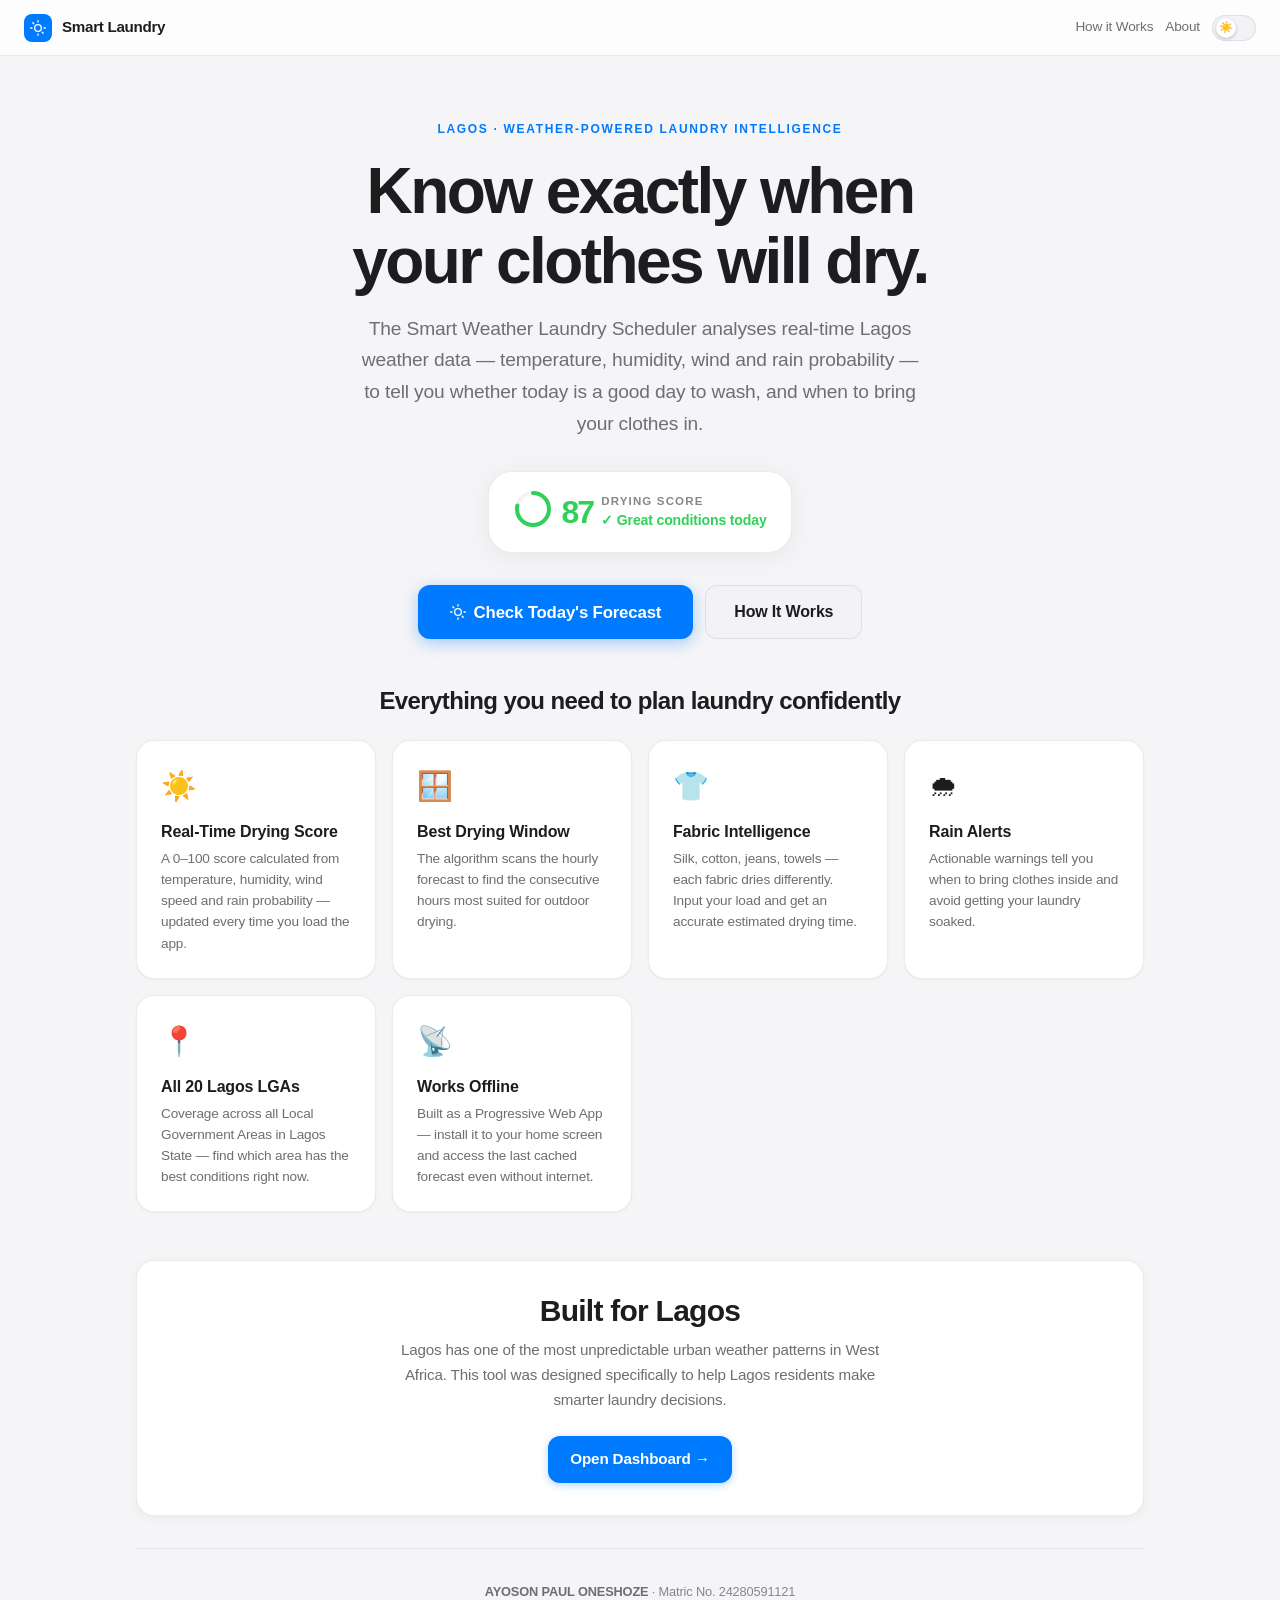
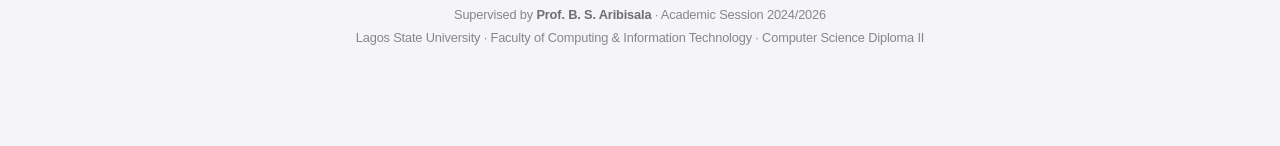
<file: Smartlundary/index.html>
<!DOCTYPE html>
<html lang="en">
<head>
  <script>!function(){var t=localStorage.getItem("color-theme")||(window.matchMedia("(prefers-color-scheme: dark)").matches?"dark":"light");document.documentElement.setAttribute("data-theme",t)}();</script>
  <meta charset="UTF-8">
  <meta name="viewport" content="width=device-width, initial-scale=1.0">
  <title>Smart Weather Laundry Scheduler — Lagos</title>
  <meta name="description" content="Data-driven laundry scheduling for Lagos. Check weather-based drying scores, find the best drying windows, and never let the weather ruin your laundry day again.">
  <link rel="stylesheet" href="css/style.css">
  <link rel="stylesheet" href="css/components.css">
  <link rel="stylesheet" href="css/responsive.css">
  <link rel="manifest" href="manifest.json">
  <style>
    /* Landing-only styles */
    .landing-nav {
      background: var(--navbar-bg);
      backdrop-filter: blur(24px);
      -webkit-backdrop-filter: blur(24px);
      border-bottom: 1px solid var(--navbar-border);
      padding: 0 var(--spacing-6);
      height: 56px;
      display: flex;
      align-items: center;
      justify-content: space-between;
      position: sticky; top: 0; z-index: 100;
    }
    .hero-section {
      text-align: center;
      padding: var(--spacing-12) var(--spacing-4) var(--spacing-10);
    }
    .hero-eyebrow {
      font-size: 0.75rem;
      font-weight: 700;
      letter-spacing: 0.14em;
      text-transform: uppercase;
      color: var(--color-primary);
      margin-bottom: var(--spacing-4);
    }
    .hero-headline {
      font-size: clamp(2.2rem, 6vw, 4rem);
      font-weight: 800;
      letter-spacing: -0.04em;
      line-height: 1.1;
      color: var(--color-text-primary);
      margin-bottom: var(--spacing-4);
    }
    .hero-sub {
      font-size: clamp(1rem, 2.5vw, 1.2rem);
      color: var(--color-text-secondary);
      max-width: 560px;
      margin: 0 auto var(--spacing-8);
      line-height: 1.65;
    }
    .hero-cta-group {
      display: flex;
      gap: var(--spacing-3);
      justify-content: center;
      flex-wrap: wrap;
    }
    .hero-cta-primary {
      background: var(--color-primary);
      color: white;
      padding: 14px 32px;
      border-radius: var(--radius-md);
      font-size: 1.05rem;
      font-weight: 700;
      display: inline-flex;
      align-items: center;
      gap: 8px;
      box-shadow: 0 4px 16px rgba(0,122,255,0.35);
      transition: transform 160ms ease, box-shadow 160ms ease;
    }
    .hero-cta-primary:hover { transform: translateY(-2px); box-shadow: 0 8px 24px rgba(0,122,255,0.4); color: white; }
    .hero-cta-secondary {
      background: var(--color-surface-secondary);
      color: var(--color-text-primary);
      border: 1px solid var(--color-border);
      padding: 14px 28px;
      border-radius: var(--radius-md);
      font-size: 1rem;
      font-weight: 600;
      transition: background var(--t-base);
    }
    .hero-cta-secondary:hover { background: var(--color-surface); color: var(--color-text-primary); }

    /* Score preview */
    .score-preview {
      display: inline-flex;
      align-items: center;
      gap: var(--spacing-2);
      background: var(--color-surface);
      border: 1px solid var(--color-border);
      border-radius: var(--radius-xl);
      padding: var(--spacing-4) var(--spacing-6);
      margin-bottom: var(--spacing-8);
      box-shadow: var(--shadow-md);
    }
    .score-preview-score {
      font-size: 2rem;
      font-weight: 800;
      letter-spacing: -0.06em;
      color: var(--color-excellent);
    }
    .score-preview-label {
      text-align: left;
    }
    .score-preview-title {
      font-size: 0.72rem;
      font-weight: 700;
      letter-spacing: 0.1em;
      text-transform: uppercase;
      color: var(--color-text-tertiary);
    }
    .score-preview-rec {
      font-size: 0.88rem;
      font-weight: 700;
      color: var(--color-excellent);
    }

    .features-grid {
      display: grid;
      grid-template-columns: repeat(auto-fit, minmax(240px, 1fr));
      gap: var(--spacing-4);
      margin-bottom: var(--spacing-10);
    }
    .feature-card {
      background: var(--color-surface);
      border: 1px solid var(--color-border);
      border-radius: var(--radius-lg);
      padding: var(--spacing-6);
      box-shadow: var(--shadow-xs);
      transition: transform var(--t-base), box-shadow var(--t-base);
    }
    .feature-card:hover { transform: translateY(-3px); box-shadow: var(--shadow-md); }
    .feature-icon {
      font-size: 1.8rem;
      margin-bottom: var(--spacing-3);
      display: block;
    }
    .feature-title {
      font-size: 1rem;
      font-weight: 700;
      margin-bottom: var(--spacing-1);
      color: var(--color-text-primary);
    }
    .feature-desc {
      font-size: 0.85rem;
      color: var(--color-text-secondary);
      line-height: 1.55;
      margin-bottom: 0;
    }

    /* Theme toggle */
    .landing-theme-btn {
      background: var(--color-surface-secondary);
      border: 1px solid var(--color-border);
      border-radius: 50px;
      cursor: pointer;
      width: 44px; height: 26px;
      display: flex; align-items: center;
      padding: 3px;
      flex-shrink: 0;
      transition: background-color 240ms ease;
    }
    .landing-theme-thumb {
      width: 20px; height: 20px;
      border-radius: 50%;
      background: var(--color-surface);
      box-shadow: 0 1px 3px rgba(0,0,0,0.25);
      transition: transform 240ms cubic-bezier(0.34, 1.56, 0.64, 1);
      display: flex; align-items: center; justify-content: center;
      font-size: 11px; user-select: none;
    }
    [data-theme="dark"] .landing-theme-btn { background: #3A3A3C; }
    [data-theme="dark"] .landing-theme-thumb { transform: translateX(18px); background: #636366; }

    /* Academic footer note */
    .academic-note {
      text-align: center;
      padding: var(--spacing-8) var(--spacing-4);
      border-top: 1px solid var(--color-border);
      margin-top: var(--spacing-8);
    }
    .academic-note p { font-size: 0.8rem; color: var(--color-text-tertiary); margin-bottom: 2px; }
    .academic-note strong { color: var(--color-text-secondary); }
  </style>
</head>
<body>
  <!-- Minimal landing nav -->
  <nav class="landing-nav" aria-label="Site navigation">
    <div style="display:flex;align-items:center;gap:10px;font-size:0.95rem;font-weight:700;letter-spacing:-0.02em;">
      <div style="width:28px;height:28px;background:var(--color-primary);border-radius:8px;display:flex;align-items:center;justify-content:center;">
        <svg width="16" height="16" viewBox="0 0 24 24" fill="none" stroke="white" stroke-width="2" stroke-linecap="round" stroke-linejoin="round"><circle cx="12" cy="12" r="5"/><line x1="12" y1="1" x2="12" y2="3"/><line x1="12" y1="21" x2="12" y2="23"/><line x1="4.22" y1="4.22" x2="5.64" y2="5.64"/><line x1="18.36" y1="18.36" x2="19.78" y2="19.78"/><line x1="1" y1="12" x2="3" y2="12"/><line x1="21" y1="12" x2="23" y2="12"/></svg>
      </div>
      Smart Laundry
    </div>
    <div style="display:flex;align-items:center;gap:var(--spacing-3);">
      <a href="how-it-works.html" style="font-size:0.85rem;font-weight:500;color:var(--color-text-secondary);">How it Works</a>
      <a href="about.html" style="font-size:0.85rem;font-weight:500;color:var(--color-text-secondary);">About</a>
      <button class="landing-theme-btn" id="themeBtnLanding" aria-label="Toggle theme">
        <span class="landing-theme-thumb" id="themeThumb">☀️</span>
      </button>
    </div>
  </nav>

  <main style="max-width:1040px;margin:0 auto;padding:0 var(--spacing-4) var(--spacing-12);">

    <!-- ── Hero ──────────────────────────────────────────────── -->
    <section class="hero-section" aria-labelledby="heroHeadline">
      <p class="hero-eyebrow">Lagos · Weather-Powered Laundry Intelligence</p>
      <h1 class="hero-headline" id="heroHeadline">
        Know exactly when<br>your clothes will dry.
      </h1>
      <p class="hero-sub">
        The Smart Weather Laundry Scheduler analyses real-time Lagos weather data —
        temperature, humidity, wind and rain probability — to tell you whether today
        is a good day to wash, and when to bring your clothes in.
      </p>

      <!-- Mock score preview widget -->
      <div class="score-preview" role="presentation" aria-hidden="true">
        <div>
          <svg width="40" height="40" viewBox="0 0 40 40">
            <circle cx="20" cy="20" r="16" fill="none" stroke="var(--color-surface-secondary)" stroke-width="4"/>
            <circle cx="20" cy="20" r="16" fill="none" stroke="var(--color-excellent)" stroke-width="4"
              stroke-dasharray="100.5" stroke-dashoffset="22" stroke-linecap="round"
              transform="rotate(-90 20 20)"/>
          </svg>
        </div>
        <div class="score-preview-score">87</div>
        <div class="score-preview-label">
          <div class="score-preview-title">Drying Score</div>
          <div class="score-preview-rec">✓ Great conditions today</div>
        </div>
      </div>

      <div class="hero-cta-group">
        <a href="dashboard.html" class="hero-cta-primary">
          <svg width="16" height="16" viewBox="0 0 24 24" fill="none" stroke="currentColor" stroke-width="2" stroke-linecap="round" stroke-linejoin="round"><circle cx="12" cy="12" r="5"/><line x1="12" y1="1" x2="12" y2="3"/><line x1="12" y1="21" x2="12" y2="23"/><line x1="4.22" y1="4.22" x2="5.64" y2="5.64"/><line x1="18.36" y1="18.36" x2="19.78" y2="19.78"/><line x1="1" y1="12" x2="3" y2="12"/><line x1="21" y1="12" x2="23" y2="12"/></svg>
          Check Today's Forecast
        </a>
        <a href="how-it-works.html" class="hero-cta-secondary">How It Works</a>
      </div>
    </section>

    <!-- ── Features ──────────────────────────────────────────── -->
    <h2 class="text-center" style="margin-bottom:var(--spacing-6);font-size:1.5rem;">Everything you need to plan laundry confidently</h2>

    <div class="features-grid">
      <div class="feature-card">
        <span class="feature-icon">☀️</span>
        <div class="feature-title">Real-Time Drying Score</div>
        <p class="feature-desc">A 0–100 score calculated from temperature, humidity, wind speed and rain probability — updated every time you load the app.</p>
      </div>
      <div class="feature-card">
        <span class="feature-icon">🪟</span>
        <div class="feature-title">Best Drying Window</div>
        <p class="feature-desc">The algorithm scans the hourly forecast to find the consecutive hours most suited for outdoor drying.</p>
      </div>
      <div class="feature-card">
        <span class="feature-icon">👕</span>
        <div class="feature-title">Fabric Intelligence</div>
        <p class="feature-desc">Silk, cotton, jeans, towels — each fabric dries differently. Input your load and get an accurate estimated drying time.</p>
      </div>
      <div class="feature-card">
        <span class="feature-icon">🌧</span>
        <div class="feature-title">Rain Alerts</div>
        <p class="feature-desc">Actionable warnings tell you when to bring clothes inside and avoid getting your laundry soaked.</p>
      </div>
      <div class="feature-card">
        <span class="feature-icon">📍</span>
        <div class="feature-title">All 20 Lagos LGAs</div>
        <p class="feature-desc">Coverage across all Local Government Areas in Lagos State — find which area has the best conditions right now.</p>
      </div>
      <div class="feature-card">
        <span class="feature-icon">📡</span>
        <div class="feature-title">Works Offline</div>
        <p class="feature-desc">Built as a Progressive Web App — install it to your home screen and access the last cached forecast even without internet.</p>
      </div>
    </div>

    <!-- ── Lagos context ─────────────────────────────────────── -->
    <div class="card" style="text-align:center;padding:var(--spacing-8);">
      <h2 style="margin-bottom:var(--spacing-2);">Built for Lagos</h2>
      <p style="max-width:500px;margin:0 auto var(--spacing-6);">Lagos has one of the most unpredictable urban weather patterns in West Africa. This tool was designed specifically to help Lagos residents make smarter laundry decisions.</p>
      <a href="dashboard.html" class="btn btn-primary">Open Dashboard →</a>
    </div>

    <!-- ── Academic footer ───────────────────────────────────── -->
    <div class="academic-note" role="contentinfo">
      <p><strong>AYOSON PAUL ONESHOZE</strong> · Matric No. 24280591121</p>
      <p>Supervised by <strong>Prof. B. S. Aribisala</strong> · Academic Session 2024/2026</p>
      <p>Lagos State University · Faculty of Computing &amp; Information Technology · Computer Science Diploma II</p>
    </div>

  </main>

  <script type="module">
    import { toggleTheme } from './js/theme.js';
    const btn = document.getElementById('themeBtnLanding');
    if (btn) btn.addEventListener('click', toggleTheme);
  </script>
</body>
</html>
</file>
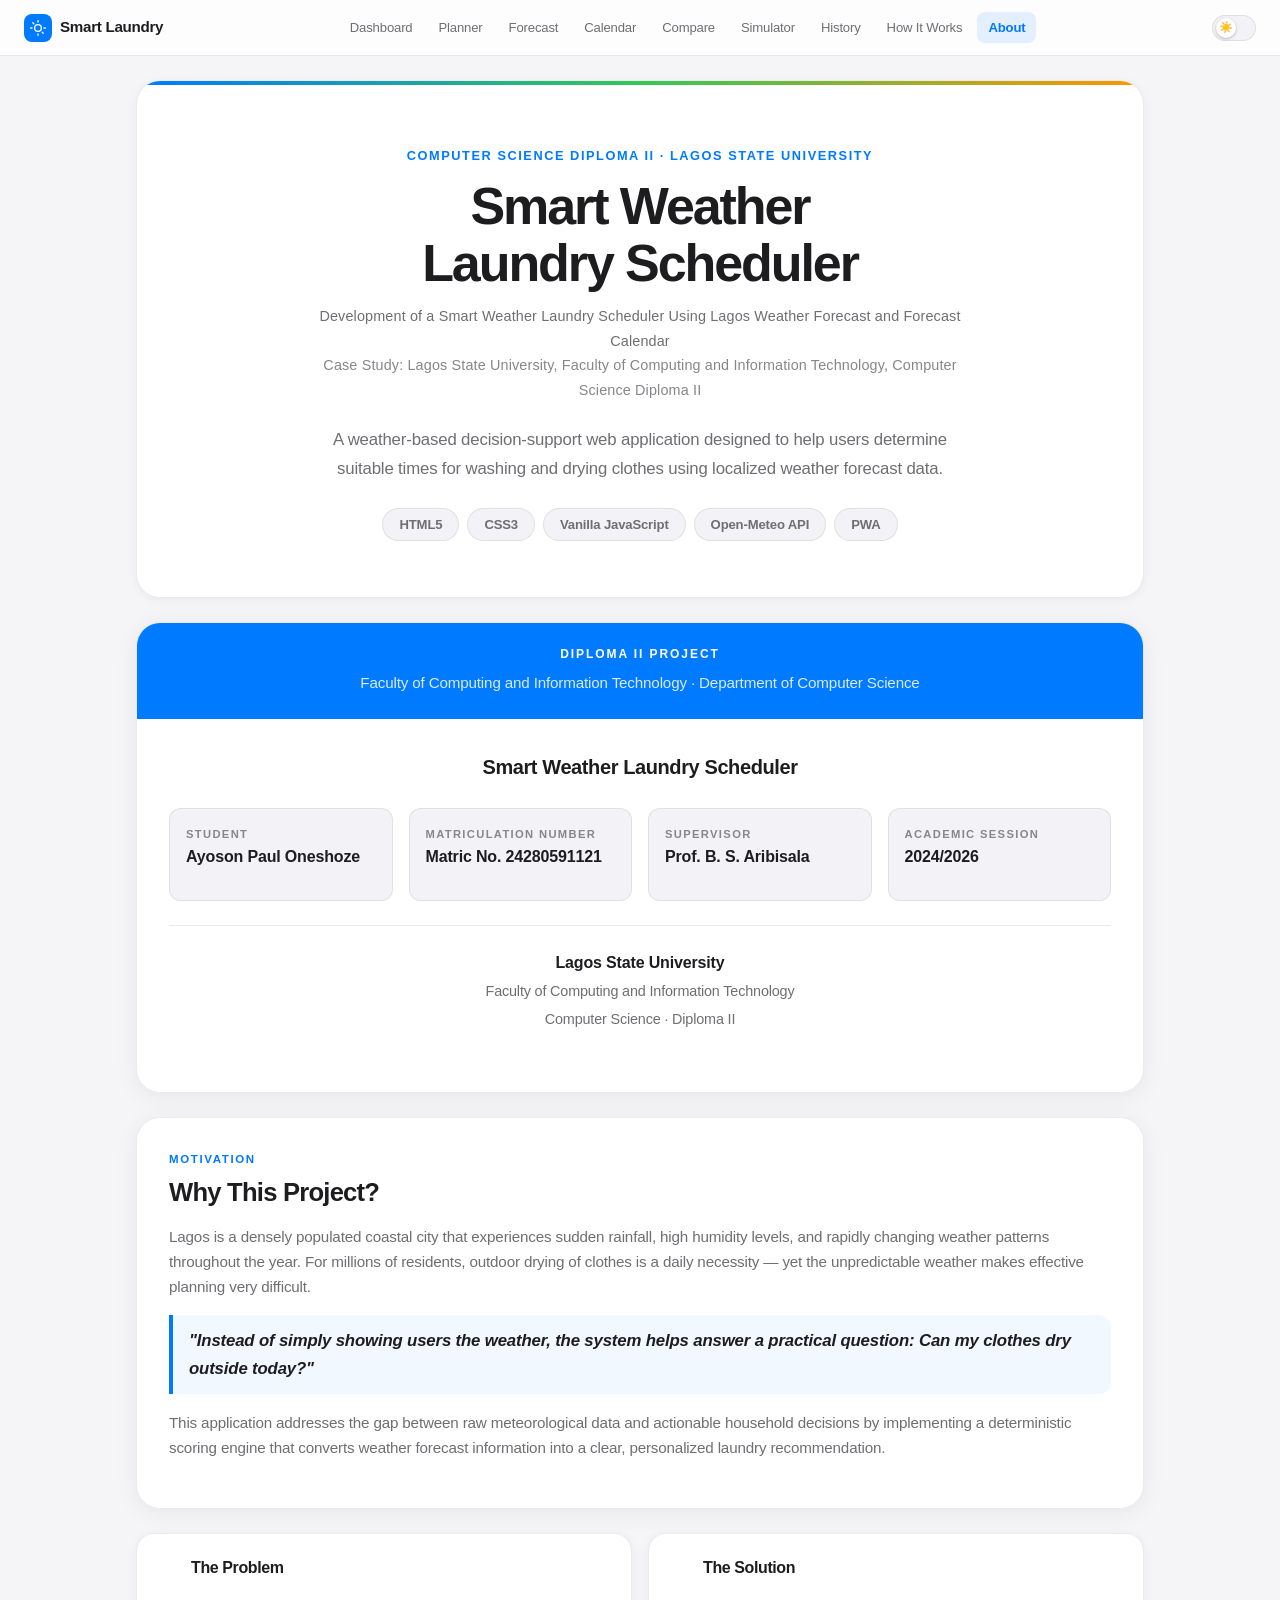
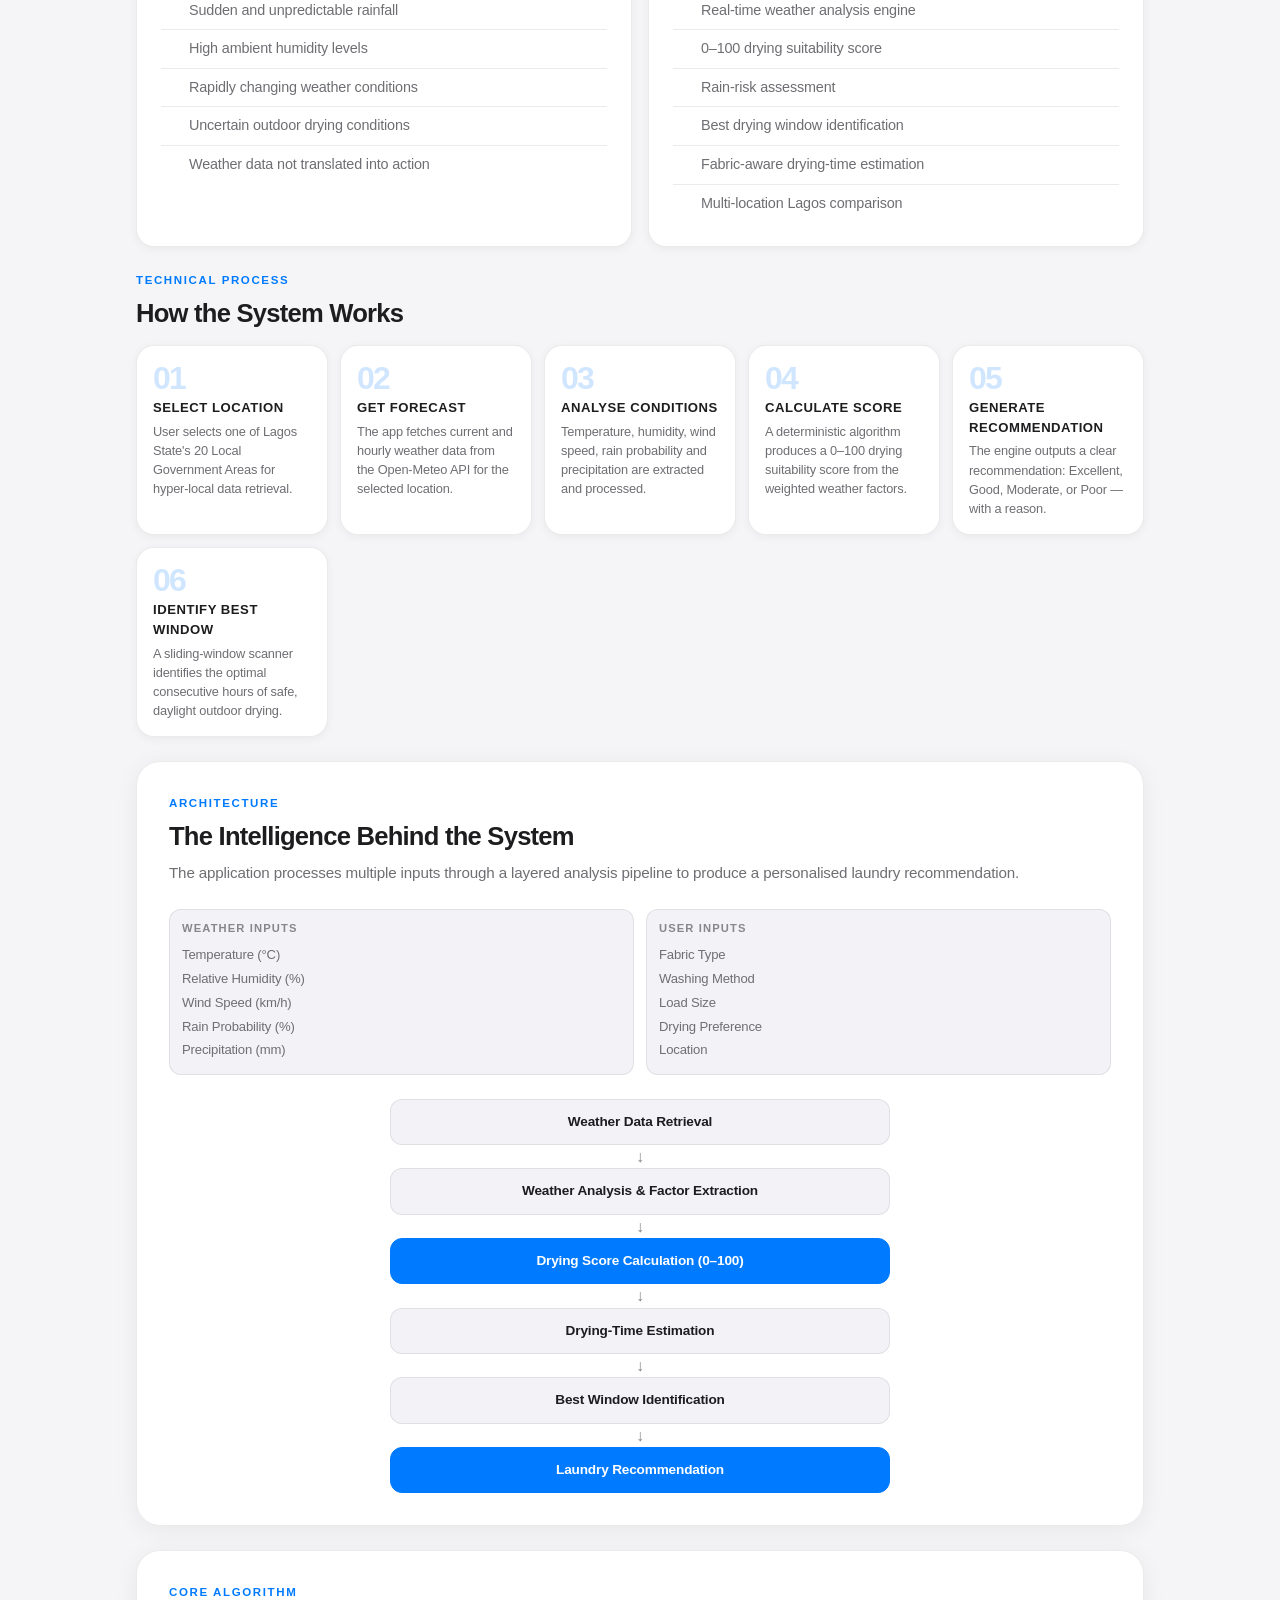
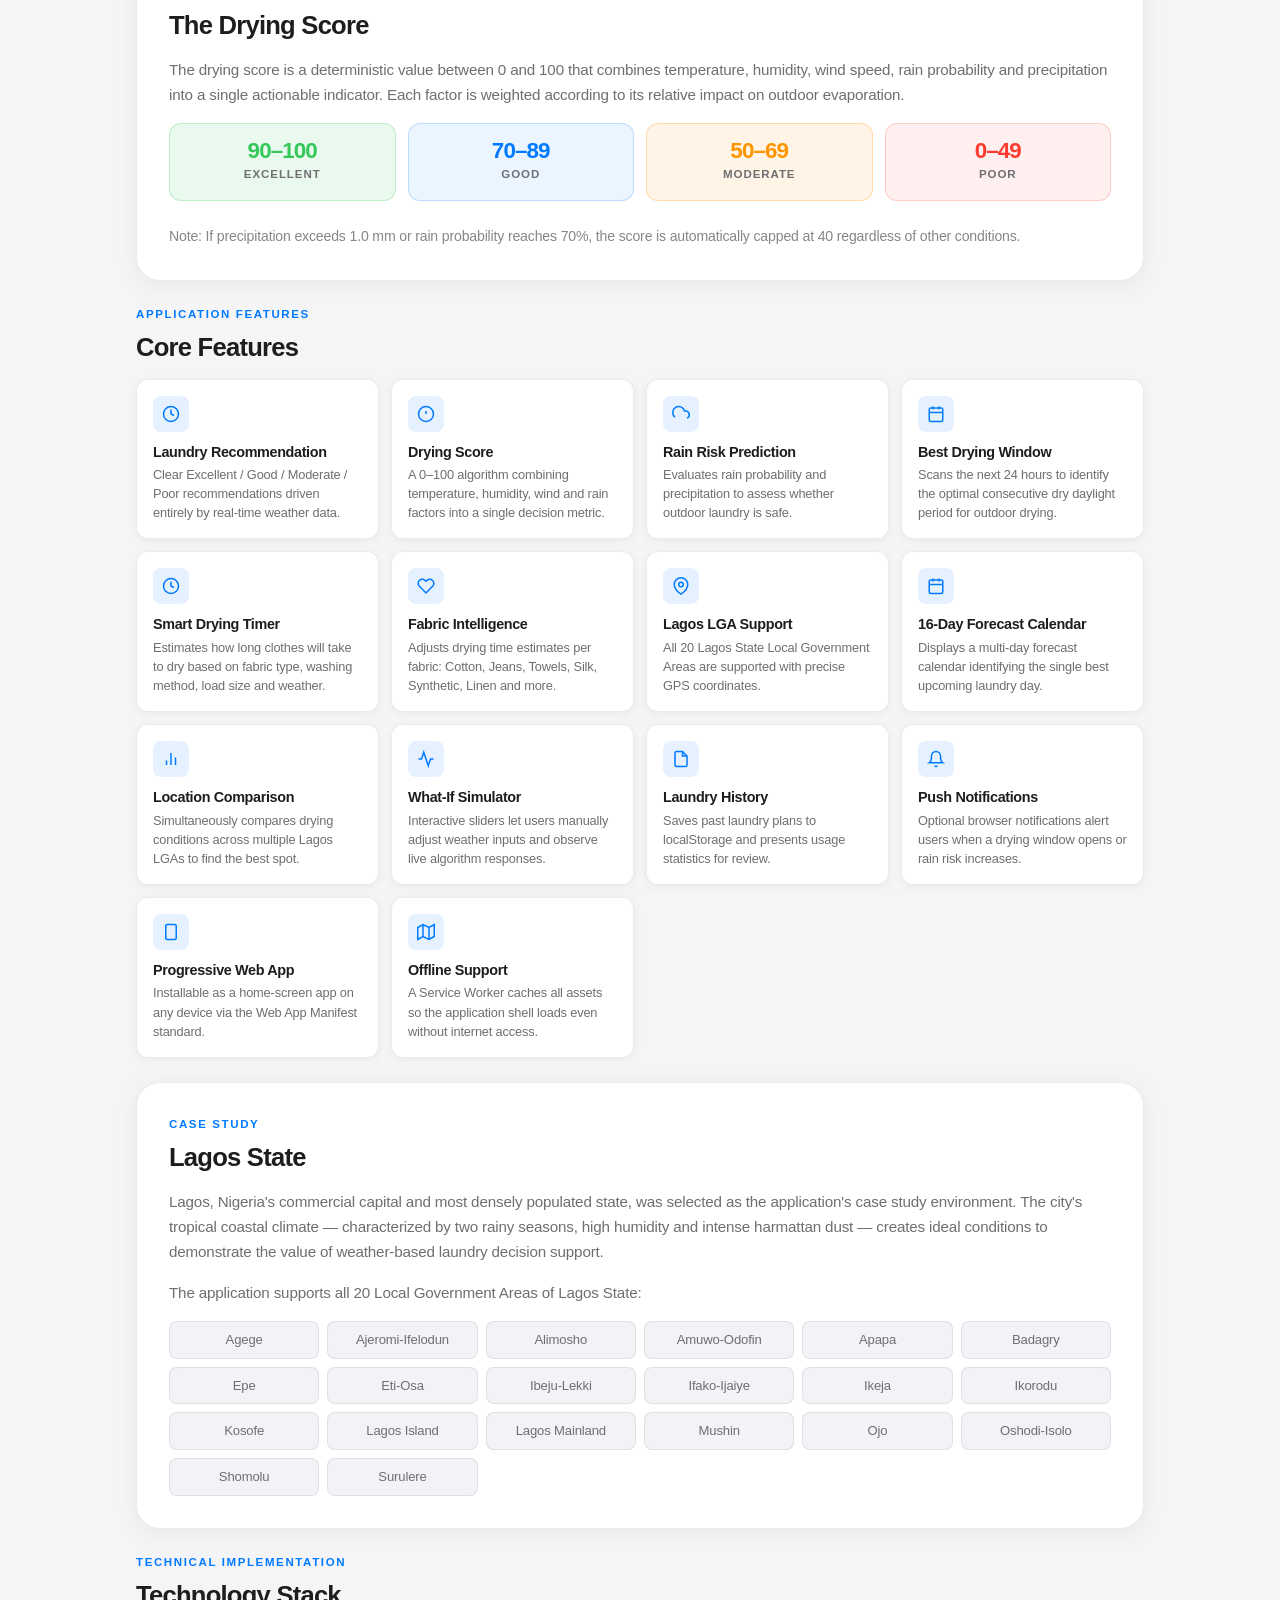
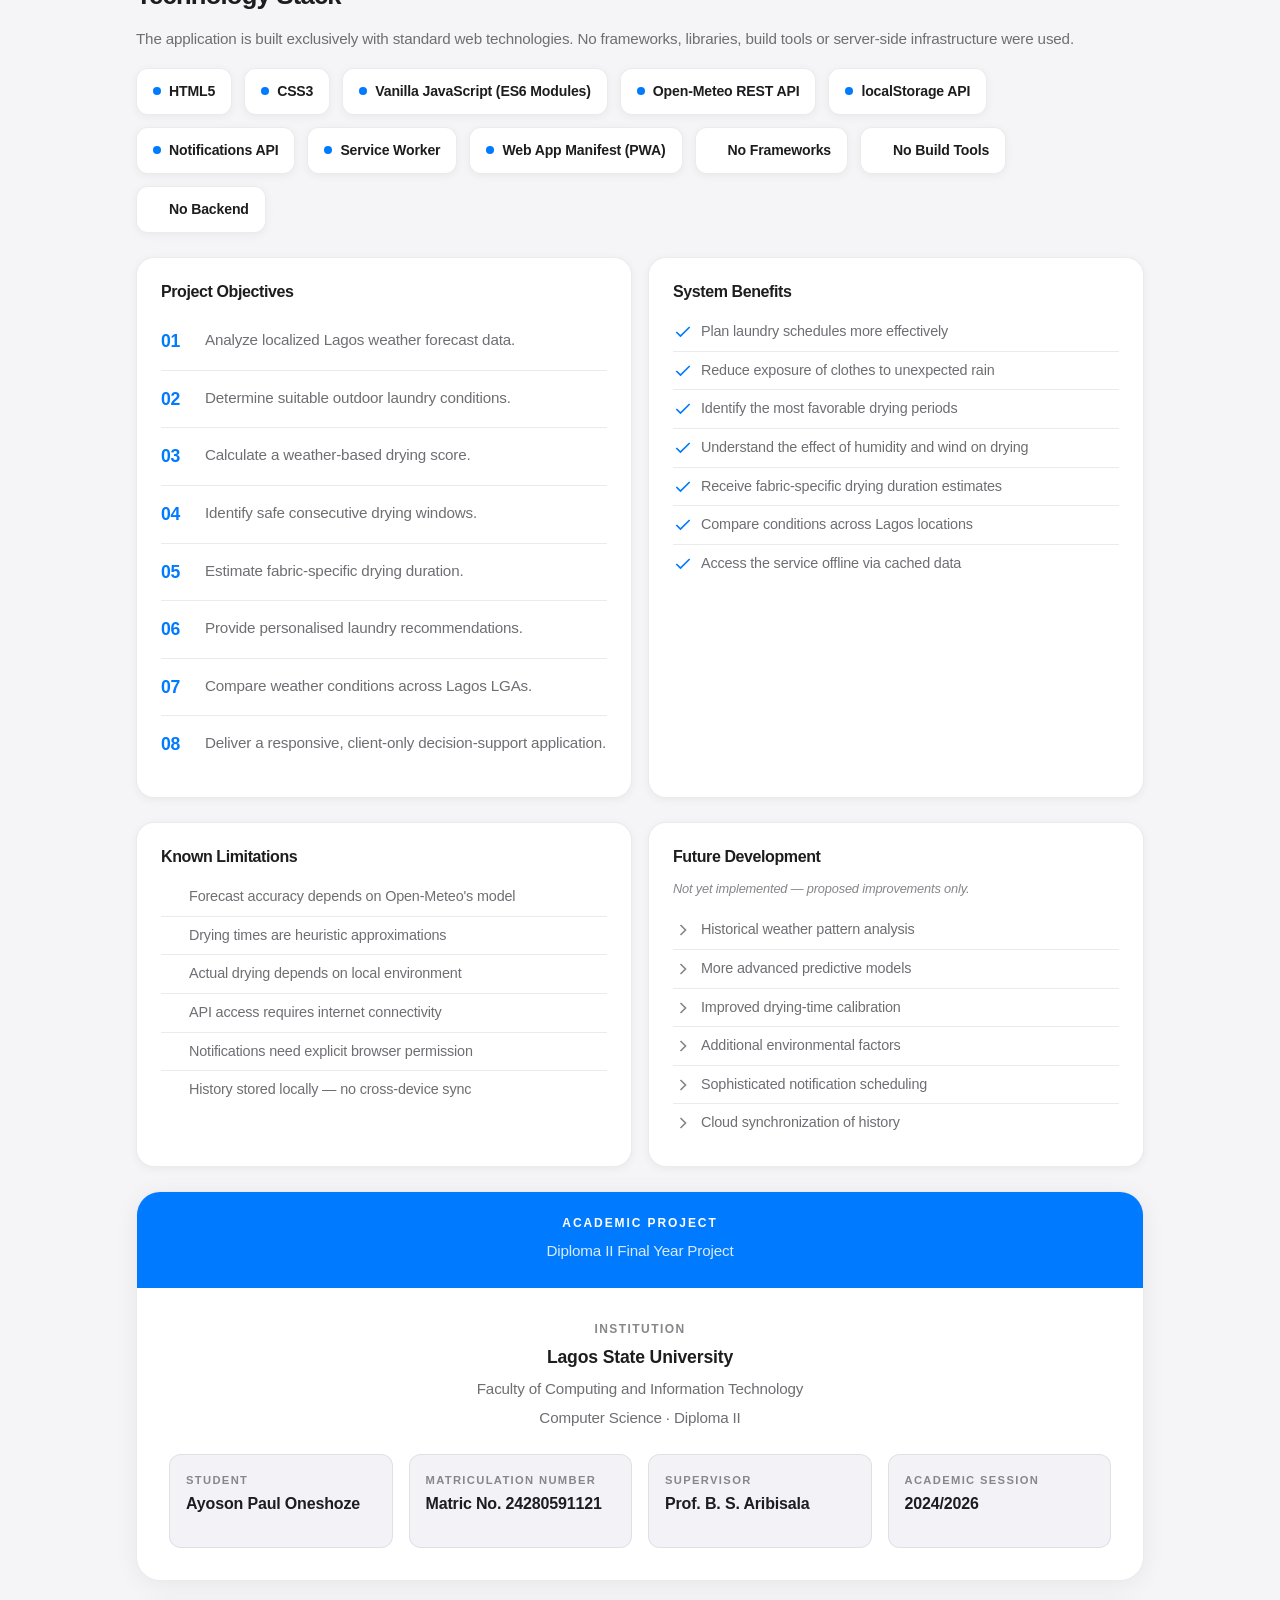
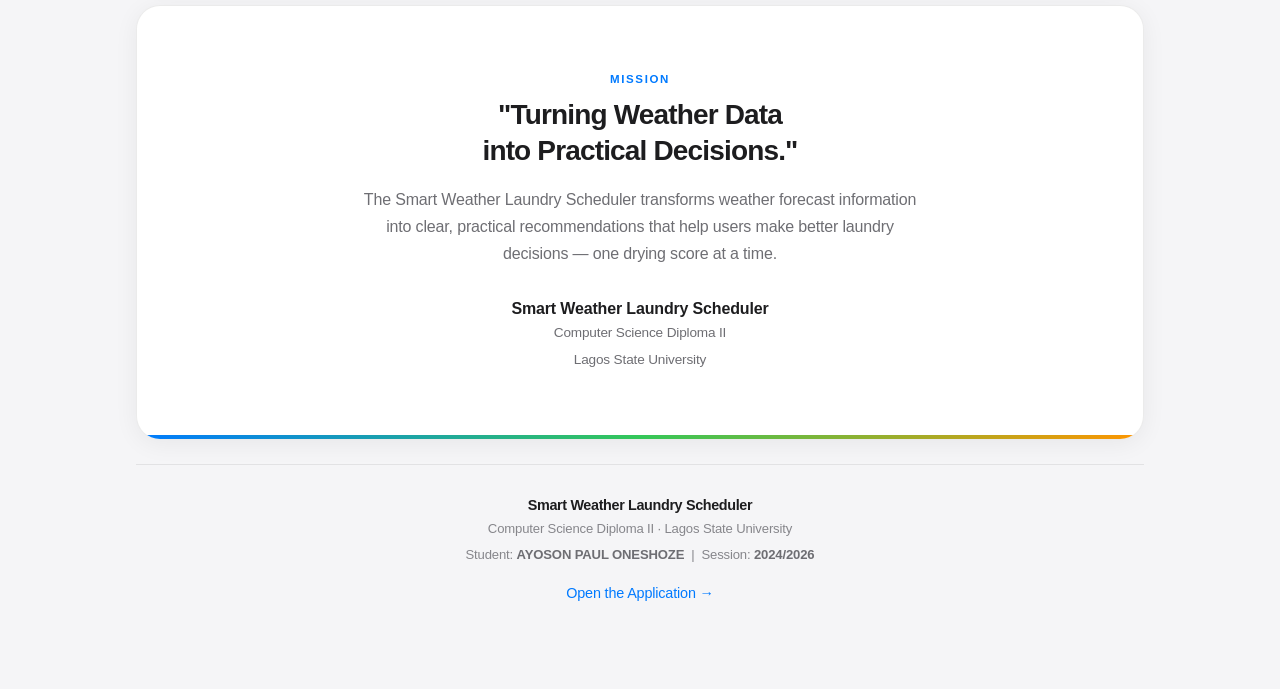
<file: Smartlundary/about.html>
<!DOCTYPE html>
<html lang="en">
<head>
  <script>!function(){var t=localStorage.getItem("color-theme")||(window.matchMedia("(prefers-color-scheme: dark)").matches?"dark":"light");document.documentElement.setAttribute("data-theme",t)}();</script>
  <meta charset="UTF-8">
  <meta name="viewport" content="width=device-width, initial-scale=1.0">
  <title>About — Smart Weather Laundry Scheduler</title>
  <meta name="description" content="About the Smart Weather Laundry Scheduler — a Computer Science Diploma II project by Ayoson Paul Oneshoze at Lagos State University.">
  <link rel="stylesheet" href="css/style.css">
  <link rel="stylesheet" href="css/components.css">
  <link rel="stylesheet" href="css/responsive.css">
  <style>
    /* ─── About-page scoped styles ─────────────────────────── */

    /* Fade-in animation */
    @keyframes about-fade-up {
      from { opacity: 0; transform: translateY(24px); }
      to   { opacity: 1; transform: translateY(0); }
    }
    .about-reveal {
      animation: about-fade-up 0.55s ease both;
    }
    .about-reveal:nth-child(1) { animation-delay: 0.05s; }
    .about-reveal:nth-child(2) { animation-delay: 0.12s; }
    .about-reveal:nth-child(3) { animation-delay: 0.19s; }
    .about-reveal:nth-child(4) { animation-delay: 0.26s; }
    @media (prefers-reduced-motion: reduce) {
      .about-reveal { animation: none; }
    }

    /* ─── Hero ─────────────────────────────────────────────── */
    .about-hero {
      background-color: var(--color-surface);
      border: 1px solid var(--color-border);
      border-radius: var(--radius-xl);
      padding: 64px 40px 56px;
      text-align: center;
      margin-bottom: var(--spacing-6);
      box-shadow: var(--shadow-sm);
      position: relative;
      overflow: hidden;
    }
    .about-hero::before {
      content: '';
      position: absolute;
      top: 0; left: 0; right: 0;
      height: 4px;
      background: linear-gradient(90deg, #007AFF, #34C759, #FF9500);
      border-radius: var(--radius-xl) var(--radius-xl) 0 0;
    }
    .about-hero-eyebrow {
      font-size: 0.8rem;
      font-weight: 700;
      letter-spacing: 0.12em;
      text-transform: uppercase;
      color: var(--color-primary);
      margin-bottom: var(--spacing-3);
    }
    .about-hero h1 {
      font-size: clamp(2rem, 5vw, 3.25rem);
      font-weight: 700;
      letter-spacing: -0.04em;
      color: var(--color-text-primary);
      margin-bottom: var(--spacing-3);
      line-height: 1.1;
    }
    .about-hero-title {
      font-size: clamp(0.8rem, 1.5vw, 0.9rem);
      color: var(--color-text-secondary);
      max-width: 680px;
      margin: 0 auto var(--spacing-6);
      line-height: 1.7;
      font-weight: 500;
      letter-spacing: 0.01em;
    }
    .about-hero-desc {
      font-size: 1.05rem;
      color: var(--color-text-secondary);
      max-width: 620px;
      margin: 0 auto;
      line-height: 1.7;
    }
    .about-hero-badges {
      display: flex;
      justify-content: center;
      flex-wrap: wrap;
      gap: var(--spacing-2);
      margin-top: var(--spacing-6);
    }
    .about-badge {
      background: var(--color-surface-secondary);
      border: 1px solid var(--color-border);
      border-radius: 100px;
      padding: 6px 16px;
      font-size: 0.82rem;
      font-weight: 600;
      color: var(--color-text-secondary);
    }

    /* ─── Section generic ───────────────────────────────────── */
    .about-section {
      margin-bottom: var(--spacing-6);
    }
    .about-section-label {
      font-size: 0.72rem;
      font-weight: 700;
      letter-spacing: 0.14em;
      text-transform: uppercase;
      color: var(--color-primary);
      margin-bottom: var(--spacing-2);
    }
    .about-section-heading {
      font-size: 1.6rem;
      font-weight: 700;
      letter-spacing: -0.03em;
      color: var(--color-text-primary);
      margin-bottom: var(--spacing-4);
    }

    /* ─── Student / Academic Card ───────────────────────────── */
    .about-student-card {
      background: var(--color-surface);
      border: 1px solid var(--color-border);
      border-radius: var(--radius-xl);
      box-shadow: var(--shadow-md);
      overflow: hidden;
      margin-bottom: var(--spacing-6);
    }
    .about-student-card-header {
      background: var(--color-primary);
      padding: var(--spacing-6) var(--spacing-8);
      text-align: center;
    }
    .about-student-card-header h2 {
      color: white;
      font-size: 0.75rem;
      font-weight: 700;
      letter-spacing: 0.16em;
      text-transform: uppercase;
      margin-bottom: var(--spacing-2);
    }
    .about-student-card-header p {
      color: rgba(255,255,255,0.85);
      margin-bottom: 0;
      font-size: 0.95rem;
      font-weight: 500;
    }
    .about-student-card-body {
      padding: var(--spacing-8);
    }
    .about-student-card-title {
      text-align: center;
      font-size: 1.25rem;
      font-weight: 700;
      letter-spacing: -0.02em;
      color: var(--color-text-primary);
      margin-bottom: var(--spacing-6);
    }
    .about-info-grid {
      display: grid;
      grid-template-columns: repeat(auto-fit, minmax(200px, 1fr));
      gap: var(--spacing-4);
    }
    .about-info-item {
      padding: var(--spacing-4);
      background: var(--color-surface-secondary);
      border-radius: var(--radius-md);
      border: 1px solid var(--color-border);
    }
    .about-info-label {
      font-size: 0.7rem;
      font-weight: 700;
      letter-spacing: 0.12em;
      text-transform: uppercase;
      color: var(--color-text-tertiary);
      margin-bottom: var(--spacing-1);
    }
    .about-info-value {
      font-size: 1rem;
      font-weight: 600;
      color: var(--color-text-primary);
      line-height: 1.3;
    }

    /* ─── University Info ───────────────────────────────────── */
    .about-uni-block {
      text-align: center;
      padding: var(--spacing-6) var(--spacing-4);
      border-top: 1px solid var(--color-border);
      margin-top: var(--spacing-6);
    }
    .about-uni-block p { margin-bottom: var(--spacing-1); font-size: 0.9rem; }

    /* ─── Two-column grid ───────────────────────────────────── */
    .about-two-col {
      display: grid;
      grid-template-columns: 1fr 1fr;
      gap: var(--spacing-4);
      margin-bottom: var(--spacing-6);
    }
    @media (max-width: 680px) { .about-two-col { grid-template-columns: 1fr; } }

    .about-col-card {
      background: var(--color-surface);
      border: 1px solid var(--color-border);
      border-radius: var(--radius-lg);
      padding: var(--spacing-6);
      box-shadow: var(--shadow-sm);
    }
    .about-col-card h3 {
      font-size: 1rem;
      font-weight: 700;
      color: var(--color-text-primary);
      margin-bottom: var(--spacing-3);
    }
    .about-problem-list, .about-solution-list {
      list-style: none;
      padding: 0;
      margin: 0;
    }
    .about-problem-list li, .about-solution-list li {
      display: flex;
      align-items: flex-start;
      gap: var(--spacing-2);
      padding: var(--spacing-2) 0;
      font-size: 0.9rem;
      color: var(--color-text-secondary);
      border-bottom: 1px solid var(--color-border);
    }
    .about-problem-list li:last-child, .about-solution-list li:last-child { border-bottom: none; }
    .about-list-icon {
      width: 20px;
      height: 20px;
      flex-shrink: 0;
      margin-top: 1px;
    }

    /* ─── Process Steps ─────────────────────────────────────── */
    .about-process {
      display: grid;
      grid-template-columns: repeat(auto-fit, minmax(160px, 1fr));
      gap: var(--spacing-3);
      margin-bottom: var(--spacing-6);
    }
    .about-process-step {
      background: var(--color-surface);
      border: 1px solid var(--color-border);
      border-radius: var(--radius-lg);
      padding: var(--spacing-4);
      box-shadow: var(--shadow-sm);
      position: relative;
      transition: box-shadow 200ms ease, transform 200ms ease;
    }
    .about-process-step:hover {
      box-shadow: var(--shadow-md);
      transform: translateY(-2px);
    }
    .about-step-num {
      font-size: 2rem;
      font-weight: 800;
      letter-spacing: -0.06em;
      color: var(--color-primary);
      opacity: 0.18;
      line-height: 1;
      margin-bottom: var(--spacing-1);
    }
    .about-step-title {
      font-size: 0.82rem;
      font-weight: 700;
      letter-spacing: 0.04em;
      text-transform: uppercase;
      color: var(--color-text-primary);
      margin-bottom: var(--spacing-1);
    }
    .about-step-desc {
      font-size: 0.8rem;
      color: var(--color-text-secondary);
      line-height: 1.5;
    }

    /* ─── Pipeline ──────────────────────────────────────────── */
    .about-pipeline {
      background: var(--color-surface);
      border: 1px solid var(--color-border);
      border-radius: var(--radius-xl);
      padding: var(--spacing-8);
      box-shadow: var(--shadow-md);
      margin-bottom: var(--spacing-6);
    }
    .about-pipeline-flow {
      display: flex;
      flex-direction: column;
      gap: 0;
      max-width: 500px;
      margin: var(--spacing-6) auto 0;
    }
    .about-pipeline-node {
      background: var(--color-surface-secondary);
      border: 1px solid var(--color-border);
      border-radius: var(--radius-md);
      padding: var(--spacing-3) var(--spacing-4);
      text-align: center;
      font-size: 0.85rem;
      font-weight: 600;
      color: var(--color-text-primary);
      position: relative;
    }
    .about-pipeline-node.highlight {
      background: var(--color-primary);
      color: white;
      border-color: var(--color-primary);
    }
    .about-pipeline-arrow {
      text-align: center;
      color: var(--color-text-tertiary);
      font-size: 1rem;
      line-height: 1.2;
      padding: 2px 0;
    }
    .about-pipeline-inputs {
      display: grid;
      grid-template-columns: 1fr 1fr;
      gap: var(--spacing-3);
      margin-top: var(--spacing-6);
    }
    .about-pipeline-input-group {
      background: var(--color-surface-secondary);
      border-radius: var(--radius-md);
      padding: var(--spacing-3);
      border: 1px solid var(--color-border);
    }
    .about-pipeline-input-group h4 {
      font-size: 0.7rem;
      font-weight: 700;
      text-transform: uppercase;
      letter-spacing: 0.1em;
      color: var(--color-text-tertiary);
      margin-bottom: var(--spacing-2);
    }
    .about-pipeline-input-group ul {
      list-style: none;
      padding: 0;
    }
    .about-pipeline-input-group ul li {
      font-size: 0.82rem;
      color: var(--color-text-secondary);
      padding: 2px 0;
    }
    @media (max-width: 480px) { .about-pipeline-inputs { grid-template-columns: 1fr; } }

    /* ─── Score Tiers ───────────────────────────────────────── */
    .about-score-tiers {
      display: grid;
      grid-template-columns: repeat(auto-fit, minmax(160px, 1fr));
      gap: var(--spacing-3);
      margin-bottom: var(--spacing-6);
    }
    .about-score-tier {
      border-radius: var(--radius-md);
      padding: var(--spacing-4);
      text-align: center;
    }
    .about-score-tier.excellent { background: rgba(52,199,89,0.1); border: 1px solid rgba(52,199,89,0.25); }
    .about-score-tier.good      { background: rgba(0,122,255,0.08); border: 1px solid rgba(0,122,255,0.2); }
    .about-score-tier.moderate  { background: rgba(255,149,0,0.1); border: 1px solid rgba(255,149,0,0.25); }
    .about-score-tier.poor      { background: rgba(255,59,48,0.08); border: 1px solid rgba(255,59,48,0.2); }
    .about-score-tier .tier-range {
      font-size: 1.4rem;
      font-weight: 800;
      letter-spacing: -0.04em;
      line-height: 1;
      margin-bottom: 4px;
    }
    .about-score-tier.excellent .tier-range { color: #34C759; }
    .about-score-tier.good .tier-range      { color: #007AFF; }
    .about-score-tier.moderate .tier-range  { color: #FF9500; }
    .about-score-tier.poor .tier-range      { color: #FF3B30; }
    .about-score-tier .tier-label {
      font-size: 0.72rem;
      font-weight: 700;
      letter-spacing: 0.08em;
      text-transform: uppercase;
      color: var(--color-text-secondary);
    }

    /* ─── Features Grid ─────────────────────────────────────── */
    .about-feature-grid {
      display: grid;
      grid-template-columns: repeat(auto-fill, minmax(220px, 1fr));
      gap: var(--spacing-3);
      margin-bottom: var(--spacing-6);
    }
    .about-feature-card {
      background: var(--color-surface);
      border: 1px solid var(--color-border);
      border-radius: var(--radius-md);
      padding: var(--spacing-4);
      box-shadow: var(--shadow-sm);
      transition: box-shadow 200ms ease, transform 200ms ease;
    }
    .about-feature-card:hover {
      box-shadow: var(--shadow-md);
      transform: translateY(-2px);
    }
    .about-feature-icon {
      width: 36px;
      height: 36px;
      border-radius: var(--radius-sm);
      background: rgba(0,122,255,0.1);
      display: flex;
      align-items: center;
      justify-content: center;
      margin-bottom: var(--spacing-3);
    }
    .about-feature-card h4 {
      font-size: 0.9rem;
      font-weight: 700;
      color: var(--color-text-primary);
      margin-bottom: var(--spacing-1);
    }
    .about-feature-card p {
      font-size: 0.8rem;
      color: var(--color-text-secondary);
      margin-bottom: 0;
      line-height: 1.5;
    }

    /* ─── Tech stack ────────────────────────────────────────── */
    .about-tech-grid {
      display: flex;
      flex-wrap: wrap;
      gap: var(--spacing-3);
      margin-bottom: var(--spacing-6);
    }
    .about-tech-card {
      background: var(--color-surface);
      border: 1px solid var(--color-border);
      border-radius: var(--radius-md);
      padding: var(--spacing-3) var(--spacing-4);
      display: flex;
      align-items: center;
      gap: var(--spacing-2);
      box-shadow: var(--shadow-sm);
    }
    .about-tech-dot {
      width: 8px;
      height: 8px;
      border-radius: 50%;
      background: var(--color-primary);
      flex-shrink: 0;
    }
    .about-tech-card span {
      font-size: 0.88rem;
      font-weight: 600;
      color: var(--color-text-primary);
    }

    /* ─── Numbered objectives ───────────────────────────────── */
    .about-objectives {
      list-style: none;
      padding: 0;
      counter-reset: obj-counter;
    }
    .about-objectives li {
      counter-increment: obj-counter;
      display: flex;
      align-items: flex-start;
      gap: var(--spacing-4);
      padding: var(--spacing-4) 0;
      border-bottom: 1px solid var(--color-border);
      font-size: 0.95rem;
      color: var(--color-text-secondary);
    }
    .about-objectives li:last-child { border-bottom: none; }
    .about-objectives li::before {
      content: counter(obj-counter, decimal-leading-zero);
      font-size: 1.1rem;
      font-weight: 700;
      color: var(--color-primary);
      min-width: 28px;
      line-height: 1.4;
    }

    /* ─── Locations grid ────────────────────────────────────── */
    .about-locations-grid {
      display: grid;
      grid-template-columns: repeat(auto-fill, minmax(130px, 1fr));
      gap: var(--spacing-2);
      margin-top: var(--spacing-4);
    }
    .about-location-chip {
      background: var(--color-surface-secondary);
      border: 1px solid var(--color-border);
      border-radius: var(--radius-sm);
      padding: var(--spacing-2) var(--spacing-3);
      font-size: 0.82rem;
      font-weight: 500;
      color: var(--color-text-secondary);
      text-align: center;
    }

    /* ─── Closing statement ─────────────────────────────────── */
    .about-closing {
      text-align: center;
      background: var(--color-surface);
      border: 1px solid var(--color-border);
      border-radius: var(--radius-xl);
      padding: 64px 40px;
      box-shadow: var(--shadow-md);
      position: relative;
      overflow: hidden;
      margin-bottom: var(--spacing-6);
    }
    .about-closing::after {
      content: '';
      position: absolute;
      bottom: 0; left: 0; right: 0;
      height: 4px;
      background: linear-gradient(90deg, #007AFF, #34C759, #FF9500);
      border-radius: 0 0 var(--radius-xl) var(--radius-xl);
    }
    .about-closing-quote {
      font-size: clamp(1.25rem, 3vw, 1.75rem);
      font-weight: 700;
      letter-spacing: -0.03em;
      color: var(--color-text-primary);
      margin-bottom: var(--spacing-4);
      line-height: 1.3;
    }
    .about-closing-sub {
      font-size: 1rem;
      color: var(--color-text-secondary);
      max-width: 560px;
      margin: 0 auto var(--spacing-8);
      line-height: 1.7;
    }
    .about-closing-identity h3 {
      font-size: 1rem;
      font-weight: 700;
      letter-spacing: -0.01em;
      margin-bottom: var(--spacing-1);
    }
    .about-closing-identity p {
      font-size: 0.85rem;
      margin-bottom: var(--spacing-1);
    }

    /* ─── Footer ────────────────────────────────────────────── */
    .about-footer {
      border-top: 1px solid var(--color-border);
      padding: var(--spacing-8) 0 var(--spacing-4);
      text-align: center;
    }
    .about-footer h4 {
      font-size: 0.9rem;
      font-weight: 700;
      margin-bottom: var(--spacing-1);
    }
    .about-footer p {
      font-size: 0.82rem;
      color: var(--color-text-tertiary);
      margin-bottom: var(--spacing-1);
    }

    /* Full-width card inside main */
    .about-full-card {
      background: var(--color-surface);
      border: 1px solid var(--color-border);
      border-radius: var(--radius-xl);
      padding: var(--spacing-8);
      box-shadow: var(--shadow-md);
      margin-bottom: var(--spacing-6);
    }
  </style>
</head>
<body>

<main class="about-page">

  <!-- ─── HERO ─────────────────────────────────────────────── -->
  <div class="about-hero about-reveal">
    <p class="about-hero-eyebrow">Computer Science Diploma II · Lagos State University</p>
    <h1>Smart Weather<br>Laundry Scheduler</h1>
    <p class="about-hero-title">
      Development of a Smart Weather Laundry Scheduler Using Lagos Weather Forecast and Forecast Calendar<br>
      <span style="color: var(--color-text-tertiary);">Case Study: Lagos State University, Faculty of Computing and Information Technology, Computer Science Diploma II</span>
    </p>
    <p class="about-hero-desc">
      A weather-based decision-support web application designed to help users determine suitable times for washing and drying clothes using localized weather forecast data.
    </p>
    <div class="about-hero-badges">
      <span class="about-badge">HTML5</span>
      <span class="about-badge">CSS3</span>
      <span class="about-badge">Vanilla JavaScript</span>
      <span class="about-badge">Open-Meteo API</span>
      <span class="about-badge">PWA</span>
    </div>
  </div>

  <!-- ─── ACADEMIC IDENTITY CARD ───────────────────────────── -->
  <div class="about-student-card about-reveal">
    <div class="about-student-card-header">
      <h2>Diploma II Project</h2>
      <p>Faculty of Computing and Information Technology · Department of Computer Science</p>
    </div>
    <div class="about-student-card-body">
      <p class="about-student-card-title">Smart Weather Laundry Scheduler</p>
      <div class="about-info-grid">
        <div class="about-info-item">
          <p class="about-info-label">Student</p>
          <p class="about-info-value">Ayoson Paul Oneshoze</p>
        </div>
        <div class="about-info-item">
          <p class="about-info-label">Matriculation Number</p>
          <p class="about-info-value">Matric No. 24280591121</p>
        </div>
        <div class="about-info-item">
          <p class="about-info-label">Supervisor</p>
          <p class="about-info-value">Prof. B. S. Aribisala</p>
        </div>
        <div class="about-info-item">
          <p class="about-info-label">Academic Session</p>
          <p class="about-info-value">2024/2026</p>
        </div>
      </div>
      <div class="about-uni-block">
        <p style="font-weight: 700; color: var(--color-text-primary); font-size: 1rem;">Lagos State University</p>
        <p>Faculty of Computing and Information Technology</p>
        <p>Computer Science · Diploma II</p>
      </div>
    </div>
  </div>

  <!-- ─── WHY THIS PROJECT? ────────────────────────────────── -->
  <div class="about-full-card about-reveal">
    <p class="about-section-label">Motivation</p>
    <h2 class="about-section-heading">Why This Project?</h2>
    <p>Lagos is a densely populated coastal city that experiences sudden rainfall, high humidity levels, and rapidly changing weather patterns throughout the year. For millions of residents, outdoor drying of clothes is a daily necessity — yet the unpredictable weather makes effective planning very difficult.</p>

    <blockquote style="border-left: 4px solid var(--color-primary); padding: var(--spacing-3) var(--spacing-4); background: rgba(0,122,255,0.05); border-radius: 0 var(--radius-md) var(--radius-md) 0; margin: var(--spacing-4) 0;">
      <p style="font-size: 1.05rem; font-weight: 600; color: var(--color-text-primary); margin-bottom: 0; font-style: italic;">"Instead of simply showing users the weather, the system helps answer a practical question: Can my clothes dry outside today?"</p>
    </blockquote>

    <p>This application addresses the gap between raw meteorological data and actionable household decisions by implementing a deterministic scoring engine that converts weather forecast information into a clear, personalized laundry recommendation.</p>
  </div>

  <!-- ─── PROBLEM / SOLUTION ───────────────────────────────── -->
  <div class="about-two-col about-reveal">
    <div class="about-col-card">
      <h3>
        <svg class="about-list-icon" viewBox="0 0 24 24" fill="none" stroke="var(--color-danger)" stroke-width="2" style="display:inline;vertical-align:middle;margin-right:6px;"><circle cx="12" cy="12" r="10"/><line x1="12" y1="8" x2="12" y2="12"/><line x1="12" y1="16" x2="12.01" y2="16"/></svg>
        The Problem
      </h3>
      <ul class="about-problem-list">
        <li>
          <svg class="about-list-icon" viewBox="0 0 24 24" fill="none" stroke="var(--color-danger)" stroke-width="2"><polyline points="9 11 12 14 22 4"/><path d="M21 12v7a2 2 0 0 1-2 2H5a2 2 0 0 1-2-2V5a2 2 0 0 1 2-2h11"/></svg>
          Sudden and unpredictable rainfall
        </li>
        <li>
          <svg class="about-list-icon" viewBox="0 0 24 24" fill="none" stroke="var(--color-danger)" stroke-width="2"><polyline points="9 11 12 14 22 4"/><path d="M21 12v7a2 2 0 0 1-2 2H5a2 2 0 0 1-2-2V5a2 2 0 0 1 2-2h11"/></svg>
          High ambient humidity levels
        </li>
        <li>
          <svg class="about-list-icon" viewBox="0 0 24 24" fill="none" stroke="var(--color-danger)" stroke-width="2"><polyline points="9 11 12 14 22 4"/><path d="M21 12v7a2 2 0 0 1-2 2H5a2 2 0 0 1-2-2V5a2 2 0 0 1 2-2h11"/></svg>
          Rapidly changing weather conditions
        </li>
        <li>
          <svg class="about-list-icon" viewBox="0 0 24 24" fill="none" stroke="var(--color-danger)" stroke-width="2"><polyline points="9 11 12 14 22 4"/><path d="M21 12v7a2 2 0 0 1-2 2H5a2 2 0 0 1-2-2V5a2 2 0 0 1 2-2h11"/></svg>
          Uncertain outdoor drying conditions
        </li>
        <li>
          <svg class="about-list-icon" viewBox="0 0 24 24" fill="none" stroke="var(--color-danger)" stroke-width="2"><polyline points="9 11 12 14 22 4"/><path d="M21 12v7a2 2 0 0 1-2 2H5a2 2 0 0 1-2-2V5a2 2 0 0 1 2-2h11"/></svg>
          Weather data not translated into action
        </li>
      </ul>
    </div>
    <div class="about-col-card">
      <h3>
        <svg class="about-list-icon" viewBox="0 0 24 24" fill="none" stroke="var(--color-success)" stroke-width="2" style="display:inline;vertical-align:middle;margin-right:6px;"><path d="M22 11.08V12a10 10 0 1 1-5.93-9.14"/><polyline points="22 4 12 14.01 9 11.01"/></svg>
        The Solution
      </h3>
      <ul class="about-solution-list">
        <li>
          <svg class="about-list-icon" viewBox="0 0 24 24" fill="none" stroke="var(--color-success)" stroke-width="2"><polyline points="20 6 9 17 4 12"/></svg>
          Real-time weather analysis engine
        </li>
        <li>
          <svg class="about-list-icon" viewBox="0 0 24 24" fill="none" stroke="var(--color-success)" stroke-width="2"><polyline points="20 6 9 17 4 12"/></svg>
          0–100 drying suitability score
        </li>
        <li>
          <svg class="about-list-icon" viewBox="0 0 24 24" fill="none" stroke="var(--color-success)" stroke-width="2"><polyline points="20 6 9 17 4 12"/></svg>
          Rain-risk assessment
        </li>
        <li>
          <svg class="about-list-icon" viewBox="0 0 24 24" fill="none" stroke="var(--color-success)" stroke-width="2"><polyline points="20 6 9 17 4 12"/></svg>
          Best drying window identification
        </li>
        <li>
          <svg class="about-list-icon" viewBox="0 0 24 24" fill="none" stroke="var(--color-success)" stroke-width="2"><polyline points="20 6 9 17 4 12"/></svg>
          Fabric-aware drying-time estimation
        </li>
        <li>
          <svg class="about-list-icon" viewBox="0 0 24 24" fill="none" stroke="var(--color-success)" stroke-width="2"><polyline points="20 6 9 17 4 12"/></svg>
          Multi-location Lagos comparison
        </li>
      </ul>
    </div>
  </div>

  <!-- ─── HOW THE SYSTEM WORKS ─────────────────────────────── -->
  <div class="about-section about-reveal">
    <p class="about-section-label">Technical Process</p>
    <h2 class="about-section-heading">How the System Works</h2>
    <div class="about-process">
      <div class="about-process-step">
        <div class="about-step-num">01</div>
        <div class="about-step-title">Select Location</div>
        <div class="about-step-desc">User selects one of Lagos State's 20 Local Government Areas for hyper-local data retrieval.</div>
      </div>
      <div class="about-process-step">
        <div class="about-step-num">02</div>
        <div class="about-step-title">Get Forecast</div>
        <div class="about-step-desc">The app fetches current and hourly weather data from the Open-Meteo API for the selected location.</div>
      </div>
      <div class="about-process-step">
        <div class="about-step-num">03</div>
        <div class="about-step-title">Analyse Conditions</div>
        <div class="about-step-desc">Temperature, humidity, wind speed, rain probability and precipitation are extracted and processed.</div>
      </div>
      <div class="about-process-step">
        <div class="about-step-num">04</div>
        <div class="about-step-title">Calculate Score</div>
        <div class="about-step-desc">A deterministic algorithm produces a 0–100 drying suitability score from the weighted weather factors.</div>
      </div>
      <div class="about-process-step">
        <div class="about-step-num">05</div>
        <div class="about-step-title">Generate Recommendation</div>
        <div class="about-step-desc">The engine outputs a clear recommendation: Excellent, Good, Moderate, or Poor — with a reason.</div>
      </div>
      <div class="about-process-step">
        <div class="about-step-num">06</div>
        <div class="about-step-title">Identify Best Window</div>
        <div class="about-step-desc">A sliding-window scanner identifies the optimal consecutive hours of safe, daylight outdoor drying.</div>
      </div>
    </div>
  </div>

  <!-- ─── THE INTELLIGENCE ─────────────────────────────────── -->
  <div class="about-pipeline about-reveal">
    <p class="about-section-label">Architecture</p>
    <h2 class="about-section-heading" style="margin-bottom: 0;">The Intelligence Behind the System</h2>
    <p style="margin-top: var(--spacing-2);">The application processes multiple inputs through a layered analysis pipeline to produce a personalised laundry recommendation.</p>

    <div class="about-pipeline-inputs">
      <div class="about-pipeline-input-group">
        <h4>Weather Inputs</h4>
        <ul>
          <li>Temperature (°C)</li>
          <li>Relative Humidity (%)</li>
          <li>Wind Speed (km/h)</li>
          <li>Rain Probability (%)</li>
          <li>Precipitation (mm)</li>
        </ul>
      </div>
      <div class="about-pipeline-input-group">
        <h4>User Inputs</h4>
        <ul>
          <li>Fabric Type</li>
          <li>Washing Method</li>
          <li>Load Size</li>
          <li>Drying Preference</li>
          <li>Location</li>
        </ul>
      </div>
    </div>

    <div class="about-pipeline-flow">
      <div class="about-pipeline-node">Weather Data Retrieval</div>
      <div class="about-pipeline-arrow">↓</div>
      <div class="about-pipeline-node">Weather Analysis &amp; Factor Extraction</div>
      <div class="about-pipeline-arrow">↓</div>
      <div class="about-pipeline-node highlight">Drying Score Calculation (0–100)</div>
      <div class="about-pipeline-arrow">↓</div>
      <div class="about-pipeline-node">Drying-Time Estimation</div>
      <div class="about-pipeline-arrow">↓</div>
      <div class="about-pipeline-node">Best Window Identification</div>
      <div class="about-pipeline-arrow">↓</div>
      <div class="about-pipeline-node highlight">Laundry Recommendation</div>
    </div>
  </div>

  <!-- ─── DRYING SCORE ─────────────────────────────────────── -->
  <div class="about-full-card about-reveal">
    <p class="about-section-label">Core Algorithm</p>
    <h2 class="about-section-heading">The Drying Score</h2>
    <p>The drying score is a deterministic value between 0 and 100 that combines temperature, humidity, wind speed, rain probability and precipitation into a single actionable indicator. Each factor is weighted according to its relative impact on outdoor evaporation.</p>
    <div class="about-score-tiers">
      <div class="about-score-tier excellent">
        <div class="tier-range">90–100</div>
        <div class="tier-label">Excellent</div>
      </div>
      <div class="about-score-tier good">
        <div class="tier-range">70–89</div>
        <div class="tier-label">Good</div>
      </div>
      <div class="about-score-tier moderate">
        <div class="tier-range">50–69</div>
        <div class="tier-label">Moderate</div>
      </div>
      <div class="about-score-tier poor">
        <div class="tier-range">0–49</div>
        <div class="tier-label">Poor</div>
      </div>
    </div>
    <p style="margin-bottom:0; font-size: 0.88rem; color: var(--color-text-tertiary);">Note: If precipitation exceeds 1.0 mm or rain probability reaches 70%, the score is automatically capped at 40 regardless of other conditions.</p>
  </div>

  <!-- ─── FEATURES ─────────────────────────────────────────── -->
  <div class="about-section about-reveal">
    <p class="about-section-label">Application Features</p>
    <h2 class="about-section-heading">Core Features</h2>
    <div class="about-feature-grid">

      <div class="about-feature-card">
        <div class="about-feature-icon">
          <svg width="18" height="18" viewBox="0 0 24 24" fill="none" stroke="#007AFF" stroke-width="2"><circle cx="12" cy="12" r="10"/><polyline points="12 6 12 12 16 14"/></svg>
        </div>
        <h4>Laundry Recommendation</h4>
        <p>Clear Excellent / Good / Moderate / Poor recommendations driven entirely by real-time weather data.</p>
      </div>

      <div class="about-feature-card">
        <div class="about-feature-icon">
          <svg width="18" height="18" viewBox="0 0 24 24" fill="none" stroke="#007AFF" stroke-width="2"><circle cx="12" cy="12" r="10"/><line x1="12" y1="8" x2="12" y2="12"/><line x1="12" y1="16" x2="12.01" y2="16"/></svg>
        </div>
        <h4>Drying Score</h4>
        <p>A 0–100 algorithm combining temperature, humidity, wind and rain factors into a single decision metric.</p>
      </div>

      <div class="about-feature-card">
        <div class="about-feature-icon">
          <svg width="18" height="18" viewBox="0 0 24 24" fill="none" stroke="#007AFF" stroke-width="2"><path d="M20 17.58A5 5 0 0 0 18 8h-1.26A8 8 0 1 0 4 16.25"/><line x1="8" y1="16" x2="8.01" y2="16"/><line x1="8" y1="20" x2="8.01" y2="20"/><line x1="12" y1="18" x2="12.01" y2="18"/><line x1="12" y1="22" x2="12.01" y2="22"/><line x1="16" y1="16" x2="16.01" y2="16"/><line x1="16" y1="20" x2="16.01" y2="20"/></svg>
        </div>
        <h4>Rain Risk Prediction</h4>
        <p>Evaluates rain probability and precipitation to assess whether outdoor laundry is safe.</p>
      </div>

      <div class="about-feature-card">
        <div class="about-feature-icon">
          <svg width="18" height="18" viewBox="0 0 24 24" fill="none" stroke="#007AFF" stroke-width="2"><rect x="3" y="4" width="18" height="18" rx="2" ry="2"/><line x1="16" y1="2" x2="16" y2="6"/><line x1="8" y1="2" x2="8" y2="6"/><line x1="3" y1="10" x2="21" y2="10"/></svg>
        </div>
        <h4>Best Drying Window</h4>
        <p>Scans the next 24 hours to identify the optimal consecutive dry daylight period for outdoor drying.</p>
      </div>

      <div class="about-feature-card">
        <div class="about-feature-icon">
          <svg width="18" height="18" viewBox="0 0 24 24" fill="none" stroke="#007AFF" stroke-width="2"><circle cx="12" cy="12" r="10"/><polyline points="12 6 12 12 16 14"/></svg>
        </div>
        <h4>Smart Drying Timer</h4>
        <p>Estimates how long clothes will take to dry based on fabric type, washing method, load size and weather.</p>
      </div>

      <div class="about-feature-card">
        <div class="about-feature-icon">
          <svg width="18" height="18" viewBox="0 0 24 24" fill="none" stroke="#007AFF" stroke-width="2"><path d="M20.84 4.61a5.5 5.5 0 0 0-7.78 0L12 5.67l-1.06-1.06a5.5 5.5 0 0 0-7.78 7.78l1.06 1.06L12 21.23l7.78-7.78 1.06-1.06a5.5 5.5 0 0 0 0-7.78z"/></svg>
        </div>
        <h4>Fabric Intelligence</h4>
        <p>Adjusts drying time estimates per fabric: Cotton, Jeans, Towels, Silk, Synthetic, Linen and more.</p>
      </div>

      <div class="about-feature-card">
        <div class="about-feature-icon">
          <svg width="18" height="18" viewBox="0 0 24 24" fill="none" stroke="#007AFF" stroke-width="2"><path d="M21 10c0 7-9 13-9 13s-9-6-9-13a9 9 0 0 1 18 0z"/><circle cx="12" cy="10" r="3"/></svg>
        </div>
        <h4>Lagos LGA Support</h4>
        <p>All 20 Lagos State Local Government Areas are supported with precise GPS coordinates.</p>
      </div>

      <div class="about-feature-card">
        <div class="about-feature-icon">
          <svg width="18" height="18" viewBox="0 0 24 24" fill="none" stroke="#007AFF" stroke-width="2"><rect x="3" y="4" width="18" height="18" rx="2"/><line x1="16" y1="2" x2="16" y2="6"/><line x1="8" y1="2" x2="8" y2="6"/><line x1="3" y1="10" x2="21" y2="10"/></svg>
        </div>
        <h4>16-Day Forecast Calendar</h4>
        <p>Displays a multi-day forecast calendar identifying the single best upcoming laundry day.</p>
      </div>

      <div class="about-feature-card">
        <div class="about-feature-icon">
          <svg width="18" height="18" viewBox="0 0 24 24" fill="none" stroke="#007AFF" stroke-width="2"><line x1="18" y1="20" x2="18" y2="10"/><line x1="12" y1="20" x2="12" y2="4"/><line x1="6" y1="20" x2="6" y2="14"/></svg>
        </div>
        <h4>Location Comparison</h4>
        <p>Simultaneously compares drying conditions across multiple Lagos LGAs to find the best spot.</p>
      </div>

      <div class="about-feature-card">
        <div class="about-feature-icon">
          <svg width="18" height="18" viewBox="0 0 24 24" fill="none" stroke="#007AFF" stroke-width="2"><polyline points="22 12 18 12 15 21 9 3 6 12 2 12"/></svg>
        </div>
        <h4>What-If Simulator</h4>
        <p>Interactive sliders let users manually adjust weather inputs and observe live algorithm responses.</p>
      </div>

      <div class="about-feature-card">
        <div class="about-feature-icon">
          <svg width="18" height="18" viewBox="0 0 24 24" fill="none" stroke="#007AFF" stroke-width="2"><path d="M14 2H6a2 2 0 0 0-2 2v16a2 2 0 0 0 2 2h12a2 2 0 0 0 2-2V8z"/><polyline points="14 2 14 8 20 8"/></svg>
        </div>
        <h4>Laundry History</h4>
        <p>Saves past laundry plans to localStorage and presents usage statistics for review.</p>
      </div>

      <div class="about-feature-card">
        <div class="about-feature-icon">
          <svg width="18" height="18" viewBox="0 0 24 24" fill="none" stroke="#007AFF" stroke-width="2"><path d="M18 8A6 6 0 0 0 6 8c0 7-3 9-3 9h18s-3-2-3-9"/><path d="M13.73 21a2 2 0 0 1-3.46 0"/></svg>
        </div>
        <h4>Push Notifications</h4>
        <p>Optional browser notifications alert users when a drying window opens or rain risk increases.</p>
      </div>

      <div class="about-feature-card">
        <div class="about-feature-icon">
          <svg width="18" height="18" viewBox="0 0 24 24" fill="none" stroke="#007AFF" stroke-width="2"><rect x="5" y="2" width="14" height="20" rx="2" ry="2"/><line x1="12" y1="18" x2="12.01" y2="18"/></svg>
        </div>
        <h4>Progressive Web App</h4>
        <p>Installable as a home-screen app on any device via the Web App Manifest standard.</p>
      </div>

      <div class="about-feature-card">
        <div class="about-feature-icon">
          <svg width="18" height="18" viewBox="0 0 24 24" fill="none" stroke="#007AFF" stroke-width="2"><path d="M1 6v16l7-4 8 4 7-4V2l-7 4-8-4-7 4z"/><line x1="8" y1="2" x2="8" y2="18"/><line x1="16" y1="6" x2="16" y2="22"/></svg>
        </div>
        <h4>Offline Support</h4>
        <p>A Service Worker caches all assets so the application shell loads even without internet access.</p>
      </div>

    </div>
  </div>

  <!-- ─── LAGOS CASE STUDY ──────────────────────────────────── -->
  <div class="about-full-card about-reveal">
    <p class="about-section-label">Case Study</p>
    <h2 class="about-section-heading">Lagos State</h2>
    <p>Lagos, Nigeria's commercial capital and most densely populated state, was selected as the application's case study environment. The city's tropical coastal climate — characterized by two rainy seasons, high humidity and intense harmattan dust — creates ideal conditions to demonstrate the value of weather-based laundry decision support.</p>
    <p>The application supports all 20 Local Government Areas of Lagos State:</p>
    <div class="about-locations-grid">
      <div class="about-location-chip">Agege</div>
      <div class="about-location-chip">Ajeromi-Ifelodun</div>
      <div class="about-location-chip">Alimosho</div>
      <div class="about-location-chip">Amuwo-Odofin</div>
      <div class="about-location-chip">Apapa</div>
      <div class="about-location-chip">Badagry</div>
      <div class="about-location-chip">Epe</div>
      <div class="about-location-chip">Eti-Osa</div>
      <div class="about-location-chip">Ibeju-Lekki</div>
      <div class="about-location-chip">Ifako-Ijaiye</div>
      <div class="about-location-chip">Ikeja</div>
      <div class="about-location-chip">Ikorodu</div>
      <div class="about-location-chip">Kosofe</div>
      <div class="about-location-chip">Lagos Island</div>
      <div class="about-location-chip">Lagos Mainland</div>
      <div class="about-location-chip">Mushin</div>
      <div class="about-location-chip">Ojo</div>
      <div class="about-location-chip">Oshodi-Isolo</div>
      <div class="about-location-chip">Shomolu</div>
      <div class="about-location-chip">Surulere</div>
    </div>
  </div>

  <!-- ─── TECHNOLOGY STACK ──────────────────────────────────── -->
  <div class="about-section about-reveal">
    <p class="about-section-label">Technical Implementation</p>
    <h2 class="about-section-heading">Technology Stack</h2>
    <p>The application is built exclusively with standard web technologies. No frameworks, libraries, build tools or server-side infrastructure were used.</p>
    <div class="about-tech-grid">
      <div class="about-tech-card"><div class="about-tech-dot"></div><span>HTML5</span></div>
      <div class="about-tech-card"><div class="about-tech-dot"></div><span>CSS3</span></div>
      <div class="about-tech-card"><div class="about-tech-dot"></div><span>Vanilla JavaScript (ES6 Modules)</span></div>
      <div class="about-tech-card"><div class="about-tech-dot"></div><span>Open-Meteo REST API</span></div>
      <div class="about-tech-card"><div class="about-tech-dot"></div><span>localStorage API</span></div>
      <div class="about-tech-card"><div class="about-tech-dot"></div><span>Notifications API</span></div>
      <div class="about-tech-card"><div class="about-tech-dot"></div><span>Service Worker</span></div>
      <div class="about-tech-card"><div class="about-tech-dot"></div><span>Web App Manifest (PWA)</span></div>
      <div class="about-tech-card"><div class="about-tech-dot" style="background: var(--color-danger);"></div><span>No Frameworks</span></div>
      <div class="about-tech-card"><div class="about-tech-dot" style="background: var(--color-danger);"></div><span>No Build Tools</span></div>
      <div class="about-tech-card"><div class="about-tech-dot" style="background: var(--color-danger);"></div><span>No Backend</span></div>
    </div>
  </div>

  <!-- ─── PROJECT OBJECTIVES ───────────────────────────────── -->
  <div class="about-two-col about-reveal">
    <div class="about-col-card">
      <h3>Project Objectives</h3>
      <ol class="about-objectives">
        <li>Analyze localized Lagos weather forecast data.</li>
        <li>Determine suitable outdoor laundry conditions.</li>
        <li>Calculate a weather-based drying score.</li>
        <li>Identify safe consecutive drying windows.</li>
        <li>Estimate fabric-specific drying duration.</li>
        <li>Provide personalised laundry recommendations.</li>
        <li>Compare weather conditions across Lagos LGAs.</li>
        <li>Deliver a responsive, client-only decision-support application.</li>
      </ol>
    </div>
    <div class="about-col-card">
      <h3>System Benefits</h3>
      <ul class="about-solution-list">
        <li>
          <svg class="about-list-icon" viewBox="0 0 24 24" fill="none" stroke="var(--color-primary)" stroke-width="2"><polyline points="20 6 9 17 4 12"/></svg>
          Plan laundry schedules more effectively
        </li>
        <li>
          <svg class="about-list-icon" viewBox="0 0 24 24" fill="none" stroke="var(--color-primary)" stroke-width="2"><polyline points="20 6 9 17 4 12"/></svg>
          Reduce exposure of clothes to unexpected rain
        </li>
        <li>
          <svg class="about-list-icon" viewBox="0 0 24 24" fill="none" stroke="var(--color-primary)" stroke-width="2"><polyline points="20 6 9 17 4 12"/></svg>
          Identify the most favorable drying periods
        </li>
        <li>
          <svg class="about-list-icon" viewBox="0 0 24 24" fill="none" stroke="var(--color-primary)" stroke-width="2"><polyline points="20 6 9 17 4 12"/></svg>
          Understand the effect of humidity and wind on drying
        </li>
        <li>
          <svg class="about-list-icon" viewBox="0 0 24 24" fill="none" stroke="var(--color-primary)" stroke-width="2"><polyline points="20 6 9 17 4 12"/></svg>
          Receive fabric-specific drying duration estimates
        </li>
        <li>
          <svg class="about-list-icon" viewBox="0 0 24 24" fill="none" stroke="var(--color-primary)" stroke-width="2"><polyline points="20 6 9 17 4 12"/></svg>
          Compare conditions across Lagos locations
        </li>
        <li>
          <svg class="about-list-icon" viewBox="0 0 24 24" fill="none" stroke="var(--color-primary)" stroke-width="2"><polyline points="20 6 9 17 4 12"/></svg>
          Access the service offline via cached data
        </li>
      </ol>
    </div>
  </div>

  <!-- ─── LIMITATIONS & FUTURE ─────────────────────────────── -->
  <div class="about-two-col about-reveal">
    <div class="about-col-card">
      <h3>Known Limitations</h3>
      <ul class="about-problem-list">
        <li>
          <svg class="about-list-icon" viewBox="0 0 24 24" fill="none" stroke="var(--color-warning)" stroke-width="2"><line x1="12" y1="2" x2="12" y2="12"/><circle cx="12" cy="17" r="1"/></svg>
          Forecast accuracy depends on Open-Meteo's model
        </li>
        <li>
          <svg class="about-list-icon" viewBox="0 0 24 24" fill="none" stroke="var(--color-warning)" stroke-width="2"><line x1="12" y1="2" x2="12" y2="12"/><circle cx="12" cy="17" r="1"/></svg>
          Drying times are heuristic approximations
        </li>
        <li>
          <svg class="about-list-icon" viewBox="0 0 24 24" fill="none" stroke="var(--color-warning)" stroke-width="2"><line x1="12" y1="2" x2="12" y2="12"/><circle cx="12" cy="17" r="1"/></svg>
          Actual drying depends on local environment
        </li>
        <li>
          <svg class="about-list-icon" viewBox="0 0 24 24" fill="none" stroke="var(--color-warning)" stroke-width="2"><line x1="12" y1="2" x2="12" y2="12"/><circle cx="12" cy="17" r="1"/></svg>
          API access requires internet connectivity
        </li>
        <li>
          <svg class="about-list-icon" viewBox="0 0 24 24" fill="none" stroke="var(--color-warning)" stroke-width="2"><line x1="12" y1="2" x2="12" y2="12"/><circle cx="12" cy="17" r="1"/></svg>
          Notifications need explicit browser permission
        </li>
        <li>
          <svg class="about-list-icon" viewBox="0 0 24 24" fill="none" stroke="var(--color-warning)" stroke-width="2"><line x1="12" y1="2" x2="12" y2="12"/><circle cx="12" cy="17" r="1"/></svg>
          History stored locally — no cross-device sync
        </li>
      </ul>
    </div>
    <div class="about-col-card">
      <h3>Future Development</h3>
      <p style="font-size: 0.8rem; color: var(--color-text-tertiary); margin-bottom: var(--spacing-3); font-style: italic;">Not yet implemented — proposed improvements only.</p>
      <ul class="about-solution-list">
        <li>
          <svg class="about-list-icon" viewBox="0 0 24 24" fill="none" stroke="var(--color-text-tertiary)" stroke-width="2"><polyline points="9 18 15 12 9 6"/></svg>
          Historical weather pattern analysis
        </li>
        <li>
          <svg class="about-list-icon" viewBox="0 0 24 24" fill="none" stroke="var(--color-text-tertiary)" stroke-width="2"><polyline points="9 18 15 12 9 6"/></svg>
          More advanced predictive models
        </li>
        <li>
          <svg class="about-list-icon" viewBox="0 0 24 24" fill="none" stroke="var(--color-text-tertiary)" stroke-width="2"><polyline points="9 18 15 12 9 6"/></svg>
          Improved drying-time calibration
        </li>
        <li>
          <svg class="about-list-icon" viewBox="0 0 24 24" fill="none" stroke="var(--color-text-tertiary)" stroke-width="2"><polyline points="9 18 15 12 9 6"/></svg>
          Additional environmental factors
        </li>
        <li>
          <svg class="about-list-icon" viewBox="0 0 24 24" fill="none" stroke="var(--color-text-tertiary)" stroke-width="2"><polyline points="9 18 15 12 9 6"/></svg>
          Sophisticated notification scheduling
        </li>
        <li>
          <svg class="about-list-icon" viewBox="0 0 24 24" fill="none" stroke="var(--color-text-tertiary)" stroke-width="2"><polyline points="9 18 15 12 9 6"/></svg>
          Cloud synchronization of history
        </li>
      </ul>
    </div>
  </div>

  <!-- ─── ACADEMIC PROJECT CARD ─────────────────────────────── -->
  <div class="about-student-card about-reveal">
    <div class="about-student-card-header">
      <h2>Academic Project</h2>
      <p>Diploma II Final Year Project</p>
    </div>
    <div class="about-student-card-body">
      <div style="text-align:center; margin-bottom: var(--spacing-6);">
        <p style="font-size: 0.75rem; font-weight: 700; letter-spacing: 0.12em; text-transform: uppercase; color: var(--color-text-tertiary); margin-bottom: var(--spacing-1);">Institution</p>
        <p style="font-size: 1.1rem; font-weight: 700; color: var(--color-text-primary); margin-bottom: var(--spacing-1);">Lagos State University</p>
        <p style="margin-bottom: var(--spacing-1);">Faculty of Computing and Information Technology</p>
        <p style="margin-bottom: 0;">Computer Science · Diploma II</p>
      </div>
      <div class="about-info-grid">
        <div class="about-info-item">
          <p class="about-info-label">Student</p>
          <p class="about-info-value">Ayoson Paul Oneshoze</p>
        </div>
        <div class="about-info-item">
          <p class="about-info-label">Matriculation Number</p>
          <p class="about-info-value">Matric No. 24280591121</p>
        </div>
        <div class="about-info-item">
          <p class="about-info-label">Supervisor</p>
          <p class="about-info-value">Prof. B. S. Aribisala</p>
        </div>
        <div class="about-info-item">
          <p class="about-info-label">Academic Session</p>
          <p class="about-info-value">2024/2026</p>
        </div>
      </div>
    </div>
  </div>

  <!-- ─── CLOSING STATEMENT ────────────────────────────────── -->
  <div class="about-closing about-reveal">
    <p class="about-section-label">Mission</p>
    <p class="about-closing-quote">"Turning Weather Data<br>into Practical Decisions."</p>
    <p class="about-closing-sub">The Smart Weather Laundry Scheduler transforms weather forecast information into clear, practical recommendations that help users make better laundry decisions — one drying score at a time.</p>
    <div class="about-closing-identity">
      <h3>Smart Weather Laundry Scheduler</h3>
      <p>Computer Science Diploma II</p>
      <p>Lagos State University</p>
    </div>
  </div>

  <!-- ─── FOOTER ───────────────────────────────────────────── -->
  <div class="about-footer">
    <h4>Smart Weather Laundry Scheduler</h4>
    <p>Computer Science Diploma II · Lagos State University</p>
    <p>Student: <strong style="color: var(--color-text-secondary);">AYOSON PAUL ONESHOZE</strong> &nbsp;|&nbsp; Session: <strong style="color: var(--color-text-secondary);">2024/2026</strong></p>
    <p style="margin-top: var(--spacing-4);">
      <a href="dashboard.html" style="color: var(--color-primary); font-size: 0.9rem; font-weight: 500;">Open the Application →</a>
    </p>
  </div>

</main>

<script type="module">
  import { UI } from './js/ui.js';
  UI.renderNavbar('about');
</script>

</body>
</html>
</file>
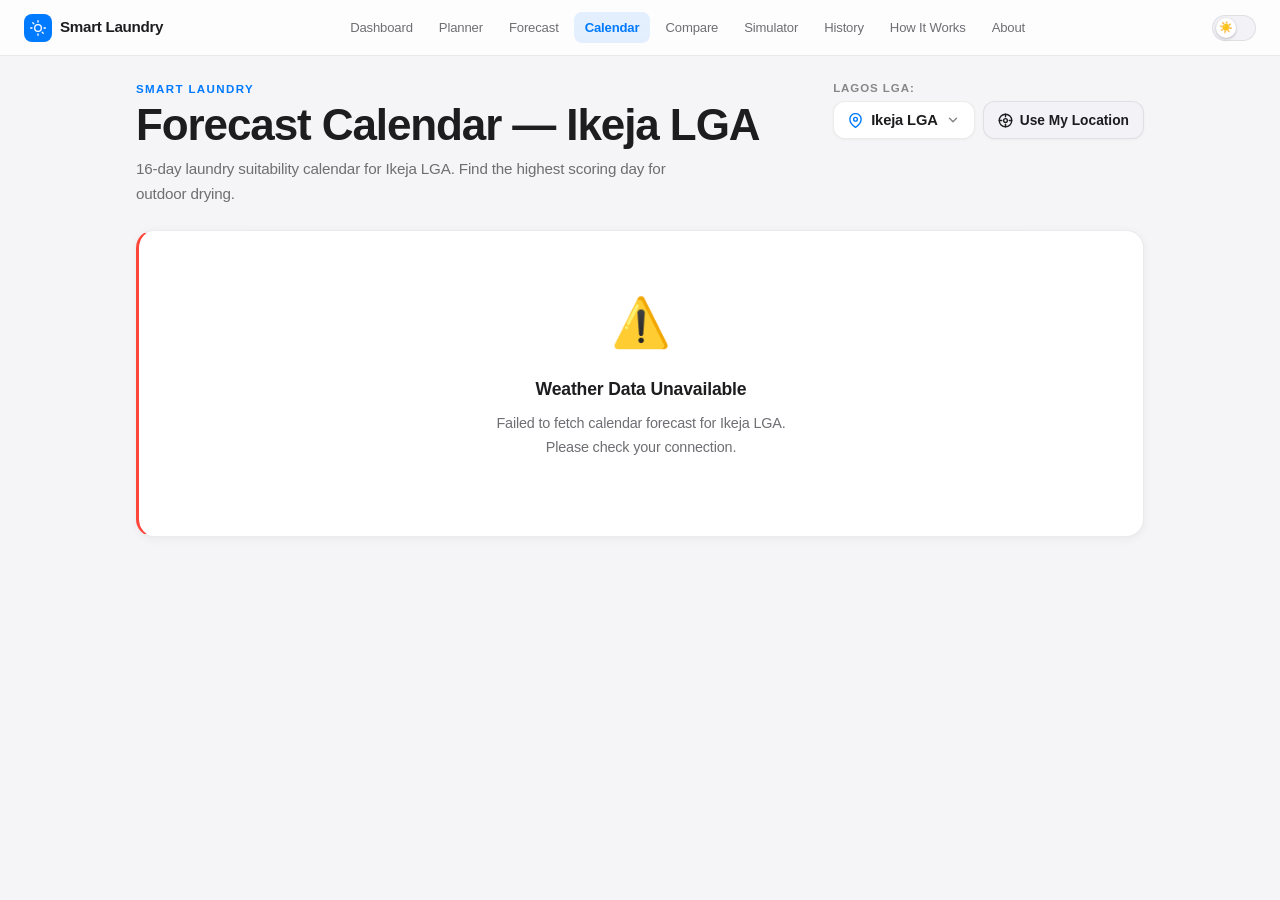
<file: Smartlundary/calendar.html>
<!DOCTYPE html>
<html lang="en">
<head>
  <script>!function(){var t=localStorage.getItem("color-theme")||(window.matchMedia("(prefers-color-scheme: dark)").matches?"dark":"light");document.documentElement.setAttribute("data-theme",t)}();</script>
  <meta charset="UTF-8">
  <meta name="viewport" content="width=device-width, initial-scale=1.0">
  <title>Forecast Calendar — Smart Weather Laundry Scheduler</title>
  <meta name="description" content="16-day laundry forecast calendar. Find the best day for outdoor drying in your Lagos LGA.">
  <link rel="stylesheet" href="css/style.css">
  <link rel="stylesheet" href="css/components.css">
  <link rel="stylesheet" href="css/responsive.css">
</head>
<body>
<main>
  <div class="page-header">
    <div class="flex-between" style="flex-wrap:wrap;gap:var(--spacing-4);align-items:flex-start;">
      <div>
        <p class="section-label">Smart Laundry</p>
        <h1 id="calendarHeading">Forecast Calendar</h1>
        <p style="margin-bottom:0;" id="calendarSubheading">Which day this week is best for laundry? The calendar shows drying scores for every forecast day.</p>
      </div>
      <div>
        <label style="font-size:0.72rem;font-weight:700;letter-spacing:0.08em;text-transform:uppercase;color:var(--color-text-tertiary);display:block;margin-bottom:4px;">
          Lagos LGA:
        </label>
        <div id="calendarLgaSelectorMount"></div>
      </div>
    </div>
  </div>

  <div id="bestDayContainer" style="margin-bottom:var(--spacing-4);"></div>
  <div id="calendarContainer">
    <div class="card skeleton" style="height:100px;margin-bottom:var(--spacing-3);"></div>
    <div class="card skeleton" style="height:100px;margin-bottom:var(--spacing-3);"></div>
    <div class="card skeleton" style="height:100px;"></div>
  </div>
</main>
<script type="module" src="js/calendar-view.js"></script>
</body>
</html>
</file>
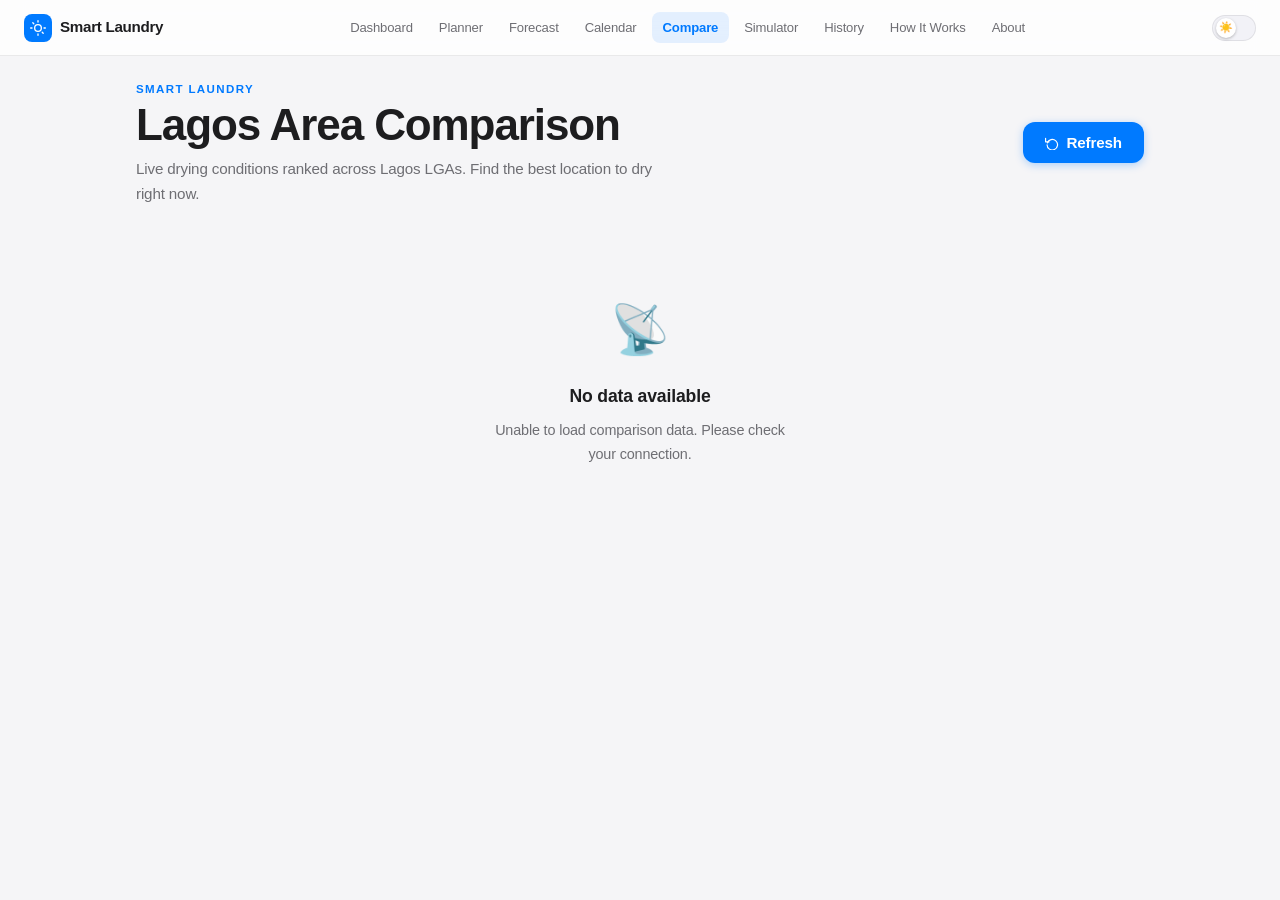
<file: Smartlundary/compare.html>
<!DOCTYPE html>
<html lang="en">
<head>
  <script>!function(){var t=localStorage.getItem("color-theme")||(window.matchMedia("(prefers-color-scheme: dark)").matches?"dark":"light");document.documentElement.setAttribute("data-theme",t)}();</script>
  <meta charset="UTF-8">
  <meta name="viewport" content="width=device-width, initial-scale=1.0">
  <title>Compare Lagos Areas — Smart Weather Laundry Scheduler</title>
  <meta name="description" content="Compare current drying conditions across all major Lagos LGAs to find where conditions are best right now.">
  <link rel="stylesheet" href="css/style.css">
  <link rel="stylesheet" href="css/components.css">
  <link rel="stylesheet" href="css/responsive.css">
</head>
<body>
<main>
  <div class="page-header">
    <div class="flex-between" style="flex-wrap:wrap;gap:var(--spacing-3);">
      <div>
        <p class="section-label">Smart Laundry</p>
        <h1>Lagos Area Comparison</h1>
        <p style="margin-bottom:0;">Live drying conditions ranked across Lagos LGAs. Find the best location to dry right now.</p>
      </div>
      <button id="refreshBtn" class="btn btn-primary">
        <svg width="14" height="14" viewBox="0 0 24 24" fill="none" stroke="currentColor" stroke-width="2" stroke-linecap="round" stroke-linejoin="round"><polyline points="1 4 1 10 7 10"/><path d="M3.51 15a9 9 0 1 0 .49-3"/></svg>
        Refresh
      </button>
    </div>
  </div>

  <div id="bestLocationContainer" style="margin-bottom:var(--spacing-4);"></div>
  <div id="comparisonContainer">
    <div class="card skeleton" style="height:80px;margin-bottom:var(--spacing-3);"></div>
    <div class="card skeleton" style="height:80px;margin-bottom:var(--spacing-3);"></div>
    <div class="card skeleton" style="height:80px;margin-bottom:var(--spacing-3);"></div>
  </div>
</main>
<script type="module" src="js/comparison.js"></script>
</body>
</html>
</file>
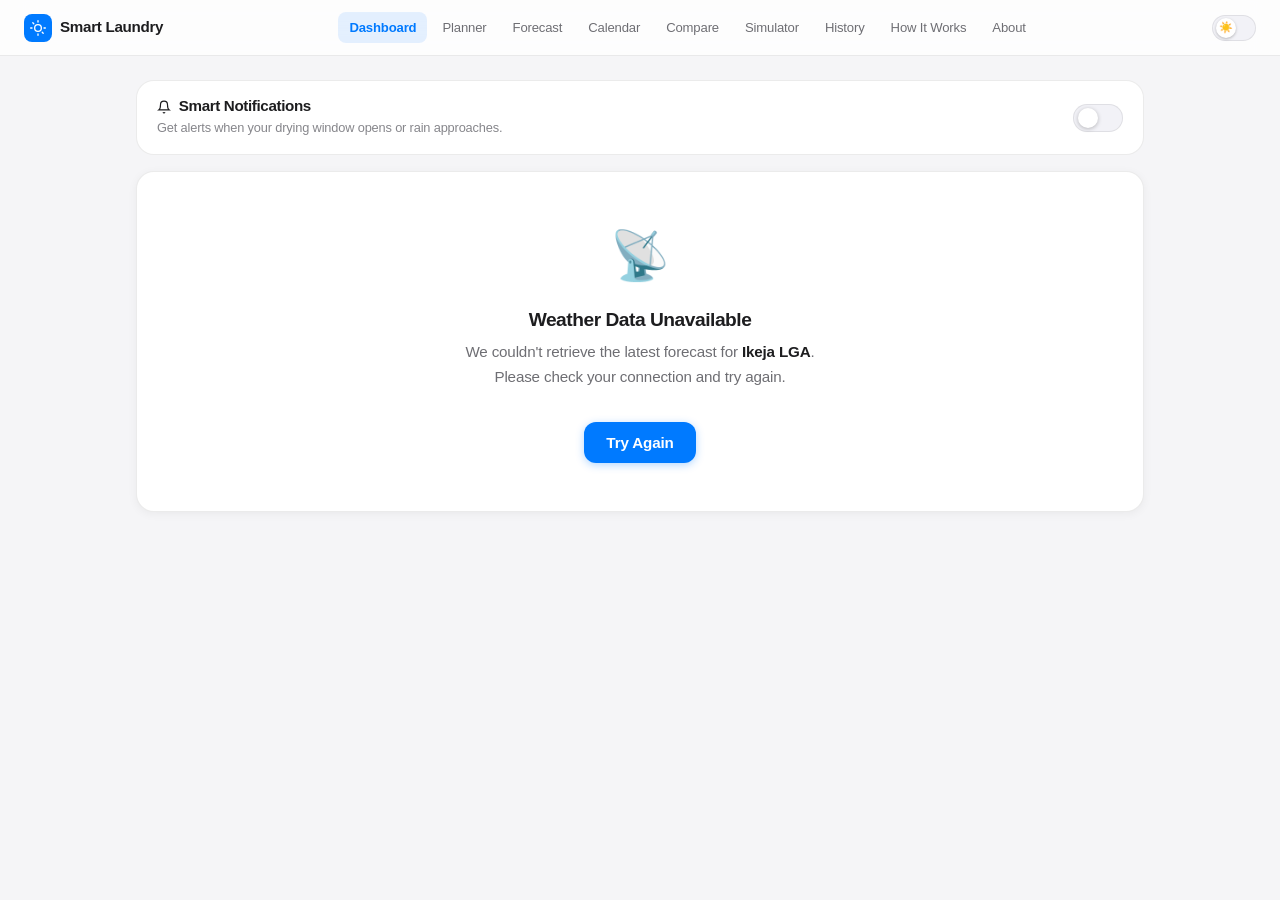
<file: Smartlundary/dashboard.html>
<!DOCTYPE html>
<html lang="en">
<head>
  <script>!function(){var t=localStorage.getItem("color-theme")||(window.matchMedia("(prefers-color-scheme: dark)").matches?"dark":"light");document.documentElement.setAttribute("data-theme",t)}();</script>
  <meta charset="UTF-8">
  <meta name="viewport" content="width=device-width, initial-scale=1.0">
  <title>Dashboard — Smart Weather Laundry Scheduler</title>
  <meta name="description" content="Check today's laundry conditions for your Lagos location. Live weather analysis, drying score, and recommendations.">
  <link rel="stylesheet" href="css/style.css">
  <link rel="stylesheet" href="css/components.css">
  <link rel="stylesheet" href="css/responsive.css">
  <link rel="manifest" href="manifest.json">
  <meta name="theme-color" content="#007AFF">
</head>
<body>
  <main>
    <!-- Notification card (rendered before JS loads) -->
    <div class="notif-card" id="notifCard">
      <div class="notif-card-info">
        <h4>
          <svg width="14" height="14" viewBox="0 0 24 24" fill="none" stroke="currentColor" stroke-width="2" style="vertical-align:middle;margin-right:4px;"><path d="M18 8A6 6 0 0 0 6 8c0 7-3 9-3 9h18s-3-2-3-9"/><path d="M13.73 21a2 2 0 0 1-3.46 0"/></svg>
          Smart Notifications
        </h4>
        <p>Get alerts when your drying window opens or rain approaches.</p>
      </div>
      <label class="toggle-switch" aria-label="Enable notifications">
        <input type="checkbox" id="notifToggle">
        <span class="toggle-slider"></span>
      </label>
    </div>

    <!-- Dynamic dashboard content -->
    <div id="dashboardContent">
      <div class="card skeleton" style="height:220px;margin-bottom:var(--spacing-4);"></div>
      <div class="card skeleton" style="height:180px;margin-bottom:var(--spacing-4);"></div>
      <div style="display:grid;grid-template-columns:1fr 1fr;gap:var(--spacing-3);">
        <div class="skeleton" style="height:90px;border-radius:var(--radius-md);"></div>
        <div class="skeleton" style="height:90px;border-radius:var(--radius-md);"></div>
      </div>
    </div>
  </main>

  <script type="module" src="js/app.js"></script>

  <script>
    if ('serviceWorker' in navigator) {
      window.addEventListener('load', () => {
        navigator.serviceWorker.register('/sw.js')
          .then(r => console.log('[SW] Registered:', r.scope))
          .catch(e => console.warn('[SW] Registration failed:', e));
      });
    }
  </script>
</body>
</html>
</file>
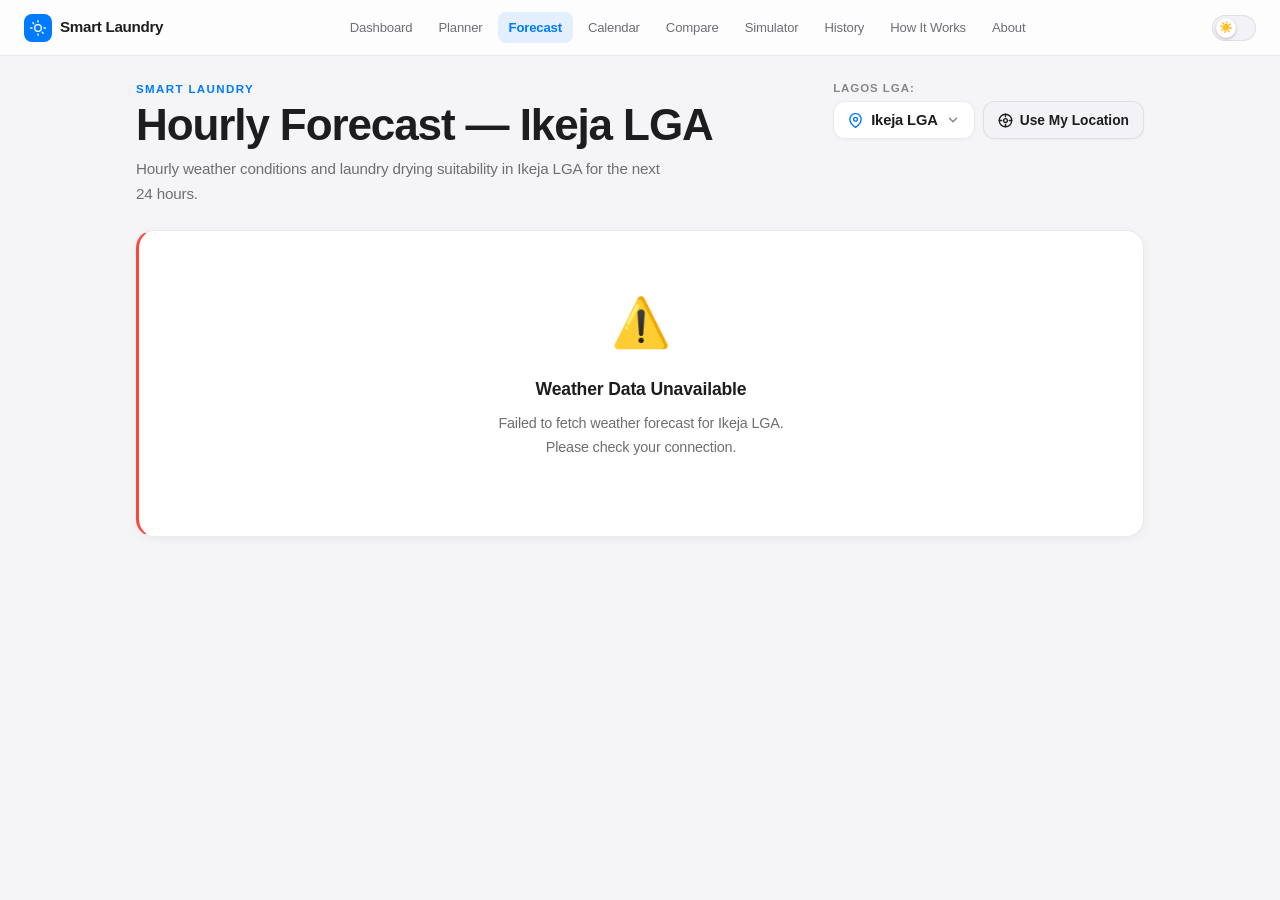
<file: Smartlundary/forecast.html>
<!DOCTYPE html>
<html lang="en">
<head>
  <script>!function(){var t=localStorage.getItem("color-theme")||(window.matchMedia("(prefers-color-scheme: dark)").matches?"dark":"light");document.documentElement.setAttribute("data-theme",t)}();</script>
  <meta charset="UTF-8">
  <meta name="viewport" content="width=device-width, initial-scale=1.0">
  <title>Hourly Forecast — Smart Weather Laundry Scheduler</title>
  <meta name="description" content="Hourly weather forecast with laundry suitability ratings for your Lagos location.">
  <link rel="stylesheet" href="css/style.css">
  <link rel="stylesheet" href="css/components.css">
  <link rel="stylesheet" href="css/responsive.css">
</head>
<body>
<main>
  <div class="page-header">
    <div class="flex-between" style="flex-wrap:wrap;gap:var(--spacing-4);align-items:flex-start;">
      <div>
        <p class="section-label">Smart Laundry</p>
        <h1 id="forecastHeading">Hourly Forecast</h1>
        <p style="margin-bottom:0;" id="forecastSubheading">Weather conditions and drying suitability hour-by-hour for the next 24 hours.</p>
      </div>
      <div>
        <label style="font-size:0.72rem;font-weight:700;letter-spacing:0.08em;text-transform:uppercase;color:var(--color-text-tertiary);display:block;margin-bottom:4px;">
          Lagos LGA:
        </label>
        <div id="forecastLgaSelectorMount"></div>
      </div>
    </div>
  </div>

  <div id="forecastContainer">
    <div class="card skeleton" style="height:120px;margin-bottom:var(--spacing-3);"></div>
    <div class="card skeleton" style="height:120px;margin-bottom:var(--spacing-3);"></div>
    <div class="card skeleton" style="height:120px;"></div>
  </div>
</main>
<script type="module" src="js/forecast-view.js"></script>
</body>
</html>
</file>
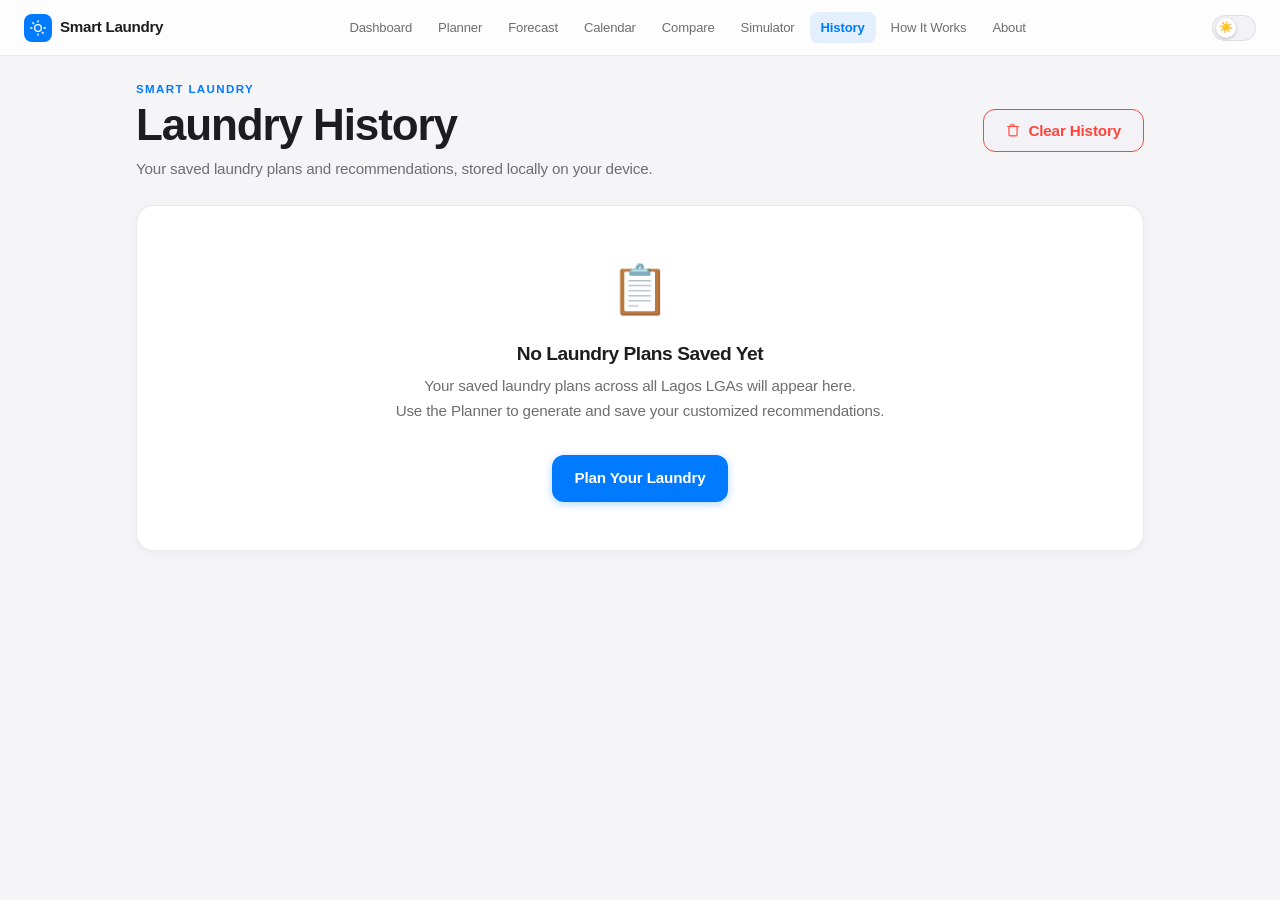
<file: Smartlundary/history.html>
<!DOCTYPE html>
<html lang="en">
<head>
  <script>!function(){var t=localStorage.getItem("color-theme")||(window.matchMedia("(prefers-color-scheme: dark)").matches?"dark":"light");document.documentElement.setAttribute("data-theme",t)}();</script>
  <meta charset="UTF-8">
  <meta name="viewport" content="width=device-width, initial-scale=1.0">
  <title>Laundry History — Smart Weather Laundry Scheduler</title>
  <meta name="description" content="View your saved laundry plans and drying recommendations history.">
  <link rel="stylesheet" href="css/style.css">
  <link rel="stylesheet" href="css/components.css">
  <link rel="stylesheet" href="css/responsive.css">
</head>
<body>
<main>
  <div class="page-header">
    <div class="flex-between" style="flex-wrap:wrap;gap:var(--spacing-3);">
      <div>
        <p class="section-label">Smart Laundry</p>
        <h1>Laundry History</h1>
        <p style="margin-bottom:0;">Your saved laundry plans and recommendations, stored locally on your device.</p>
      </div>
      <button id="clearHistoryBtn" class="btn btn-outline" style="color:var(--color-poor);border-color:var(--color-poor);" aria-label="Clear all history">
        <svg width="14" height="14" viewBox="0 0 24 24" fill="none" stroke="currentColor" stroke-width="2" stroke-linecap="round" stroke-linejoin="round"><polyline points="3 6 5 6 21 6"/><path d="M19 6v14a2 2 0 0 1-2 2H7a2 2 0 0 1-2-2V6m3 0V4a1 1 0 0 1 1-1h4a1 1 0 0 1 1 1v2"/></svg>
        Clear History
      </button>
    </div>
  </div>

  <div id="statsContainer"></div>
  <div id="historyContainer"></div>
</main>
<script type="module" src="js/history-view.js"></script>
</body>
</html>
</file>
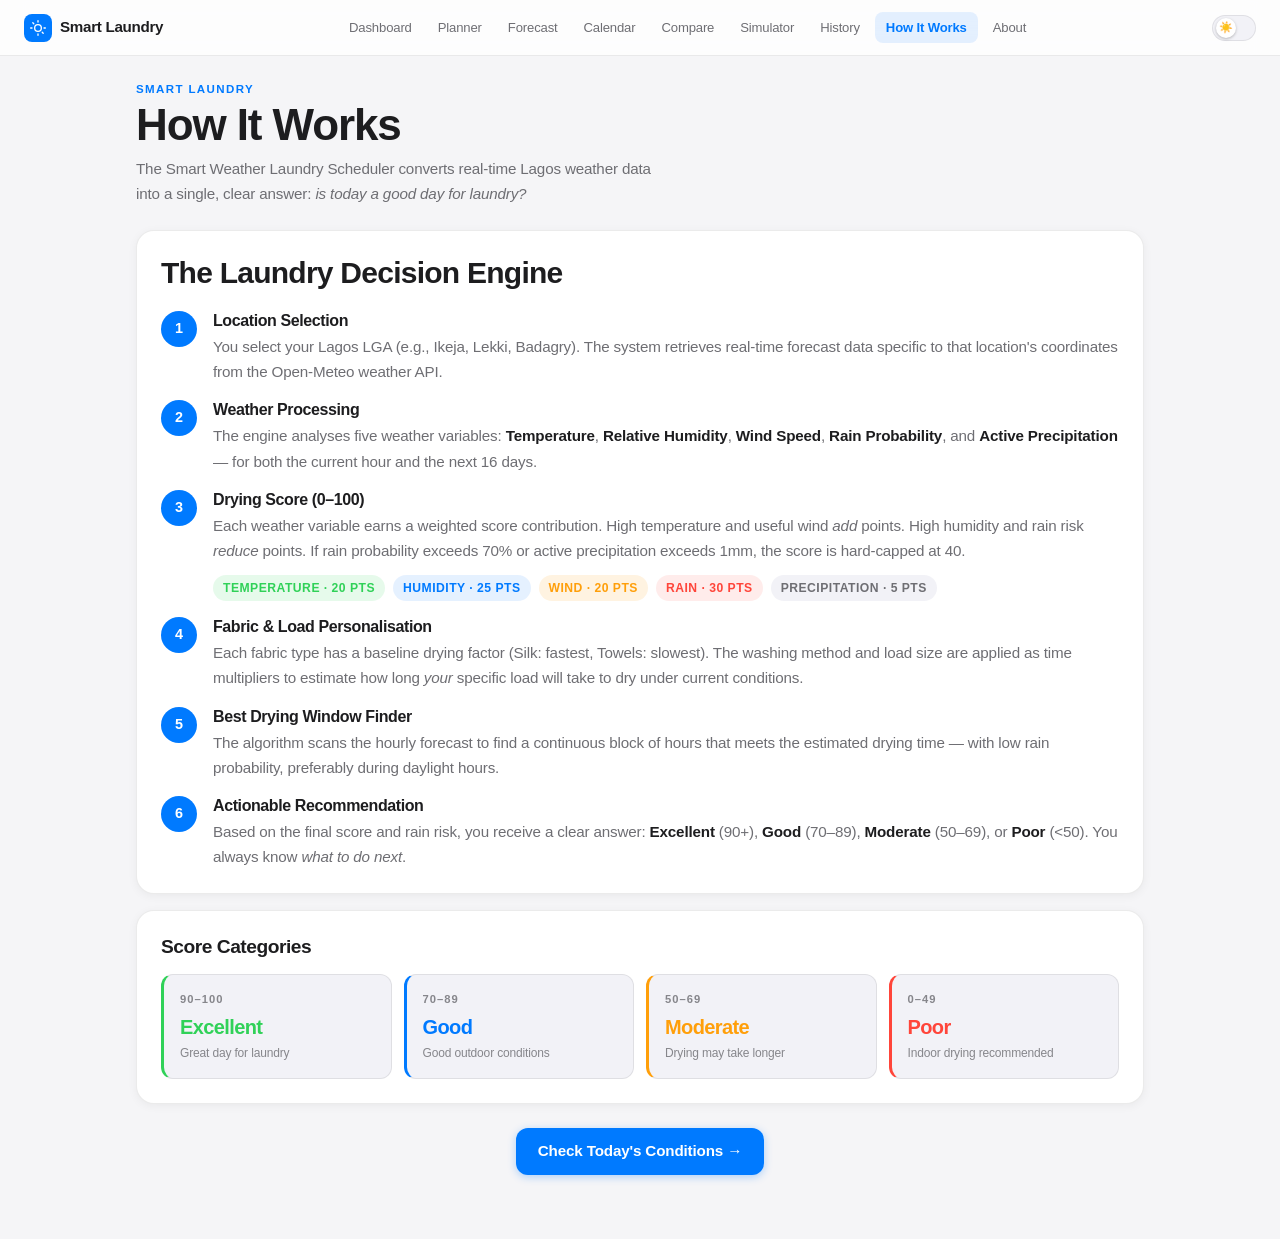
<file: Smartlundary/how-it-works.html>
<!DOCTYPE html>
<html lang="en">
<head>
  <script>!function(){var t=localStorage.getItem("color-theme")||(window.matchMedia("(prefers-color-scheme: dark)").matches?"dark":"light");document.documentElement.setAttribute("data-theme",t)}();</script>
  <meta charset="UTF-8">
  <meta name="viewport" content="width=device-width, initial-scale=1.0">
  <title>How It Works — Smart Weather Laundry Scheduler</title>
  <meta name="description" content="Learn how the Smart Weather Laundry Scheduler converts live Lagos weather data into actionable drying recommendations.">
  <link rel="stylesheet" href="css/style.css">
  <link rel="stylesheet" href="css/components.css">
  <link rel="stylesheet" href="css/responsive.css">
</head>
<body>
<main>
  <div class="page-header">
    <p class="section-label">Smart Laundry</p>
    <h1>How It Works</h1>
    <p>The Smart Weather Laundry Scheduler converts real-time Lagos weather data into a single, clear answer: <em>is today a good day for laundry?</em></p>
  </div>

  <!-- Step-by-step process -->
  <div class="card" style="margin-bottom:var(--spacing-4);">
    <h2 style="margin-bottom:var(--spacing-5);">The Laundry Decision Engine</h2>

    <div style="display:flex;flex-direction:column;gap:var(--spacing-4);">

      <div style="display:flex;gap:var(--spacing-4);align-items:flex-start;">
        <div style="width:36px;height:36px;border-radius:50%;background:var(--color-primary);color:white;display:flex;align-items:center;justify-content:center;font-weight:800;font-size:0.9rem;flex-shrink:0;">1</div>
        <div>
          <h4 style="margin-bottom:4px;">Location Selection</h4>
          <p style="margin-bottom:0;">You select your Lagos LGA (e.g., Ikeja, Lekki, Badagry). The system retrieves real-time forecast data specific to that location's coordinates from the Open-Meteo weather API.</p>
        </div>
      </div>

      <div style="display:flex;gap:var(--spacing-4);align-items:flex-start;">
        <div style="width:36px;height:36px;border-radius:50%;background:var(--color-primary);color:white;display:flex;align-items:center;justify-content:center;font-weight:800;font-size:0.9rem;flex-shrink:0;">2</div>
        <div>
          <h4 style="margin-bottom:4px;">Weather Processing</h4>
          <p style="margin-bottom:0;">The engine analyses five weather variables: <strong>Temperature</strong>, <strong>Relative Humidity</strong>, <strong>Wind Speed</strong>, <strong>Rain Probability</strong>, and <strong>Active Precipitation</strong> — for both the current hour and the next 16 days.</p>
        </div>
      </div>

      <div style="display:flex;gap:var(--spacing-4);align-items:flex-start;">
        <div style="width:36px;height:36px;border-radius:50%;background:var(--color-primary);color:white;display:flex;align-items:center;justify-content:center;font-weight:800;font-size:0.9rem;flex-shrink:0;">3</div>
        <div>
          <h4 style="margin-bottom:4px;">Drying Score (0–100)</h4>
          <p style="margin-bottom:0;">Each weather variable earns a weighted score contribution. High temperature and useful wind <em>add</em> points. High humidity and rain risk <em>reduce</em> points. If rain probability exceeds 70% or active precipitation exceeds 1mm, the score is hard-capped at 40.</p>
          <div style="display:flex;flex-wrap:wrap;gap:var(--spacing-2);margin-top:var(--spacing-3);">
            <span class="status-badge status-excellent">Temperature · 20 pts</span>
            <span class="status-badge status-good">Humidity · 25 pts</span>
            <span class="status-badge status-moderate">Wind · 20 pts</span>
            <span class="status-badge status-poor">Rain · 30 pts</span>
            <span class="status-badge" style="background:var(--color-surface-secondary);color:var(--color-text-secondary);">Precipitation · 5 pts</span>
          </div>
        </div>
      </div>

      <div style="display:flex;gap:var(--spacing-4);align-items:flex-start;">
        <div style="width:36px;height:36px;border-radius:50%;background:var(--color-primary);color:white;display:flex;align-items:center;justify-content:center;font-weight:800;font-size:0.9rem;flex-shrink:0;">4</div>
        <div>
          <h4 style="margin-bottom:4px;">Fabric &amp; Load Personalisation</h4>
          <p style="margin-bottom:0;">Each fabric type has a baseline drying factor (Silk: fastest, Towels: slowest). The washing method and load size are applied as time multipliers to estimate how long <em>your</em> specific load will take to dry under current conditions.</p>
        </div>
      </div>

      <div style="display:flex;gap:var(--spacing-4);align-items:flex-start;">
        <div style="width:36px;height:36px;border-radius:50%;background:var(--color-primary);color:white;display:flex;align-items:center;justify-content:center;font-weight:800;font-size:0.9rem;flex-shrink:0;">5</div>
        <div>
          <h4 style="margin-bottom:4px;">Best Drying Window Finder</h4>
          <p style="margin-bottom:0;">The algorithm scans the hourly forecast to find a continuous block of hours that meets the estimated drying time — with low rain probability, preferably during daylight hours.</p>
        </div>
      </div>

      <div style="display:flex;gap:var(--spacing-4);align-items:flex-start;">
        <div style="width:36px;height:36px;border-radius:50%;background:var(--color-primary);color:white;display:flex;align-items:center;justify-content:center;font-weight:800;font-size:0.9rem;flex-shrink:0;">6</div>
        <div>
          <h4 style="margin-bottom:4px;">Actionable Recommendation</h4>
          <p style="margin-bottom:0;">Based on the final score and rain risk, you receive a clear answer: <strong>Excellent</strong> (90+), <strong>Good</strong> (70–89), <strong>Moderate</strong> (50–69), or <strong>Poor</strong> (&lt;50). You always know <em>what to do next</em>.</p>
        </div>
      </div>

    </div>
  </div>

  <!-- Score categories -->
  <div class="card">
    <h3 style="margin-bottom:var(--spacing-4);">Score Categories</h3>
    <div style="display:grid;grid-template-columns:repeat(auto-fit,minmax(160px,1fr));gap:var(--spacing-3);">
      <div class="stat-tile" style="border-left:3px solid var(--color-excellent);">
        <div class="stat-tile-label">90–100</div>
        <div class="stat-tile-value" style="color:var(--color-excellent);">Excellent</div>
        <div class="stat-tile-sub">Great day for laundry</div>
      </div>
      <div class="stat-tile" style="border-left:3px solid var(--color-good);">
        <div class="stat-tile-label">70–89</div>
        <div class="stat-tile-value" style="color:var(--color-good);">Good</div>
        <div class="stat-tile-sub">Good outdoor conditions</div>
      </div>
      <div class="stat-tile" style="border-left:3px solid var(--color-moderate);">
        <div class="stat-tile-label">50–69</div>
        <div class="stat-tile-value" style="color:var(--color-moderate);">Moderate</div>
        <div class="stat-tile-sub">Drying may take longer</div>
      </div>
      <div class="stat-tile" style="border-left:3px solid var(--color-poor);">
        <div class="stat-tile-label">0–49</div>
        <div class="stat-tile-value" style="color:var(--color-poor);">Poor</div>
        <div class="stat-tile-sub">Indoor drying recommended</div>
      </div>
    </div>
  </div>

  <div style="text-align:center;margin-top:var(--spacing-6);">
    <a href="dashboard.html" class="btn btn-primary">Check Today's Conditions →</a>
  </div>
</main>

<script type="module">
  import { UI } from './js/ui.js';
  document.addEventListener('DOMContentLoaded', () => UI.renderNavbar('how-it-works'));
</script>
</body>
</html>
</file>
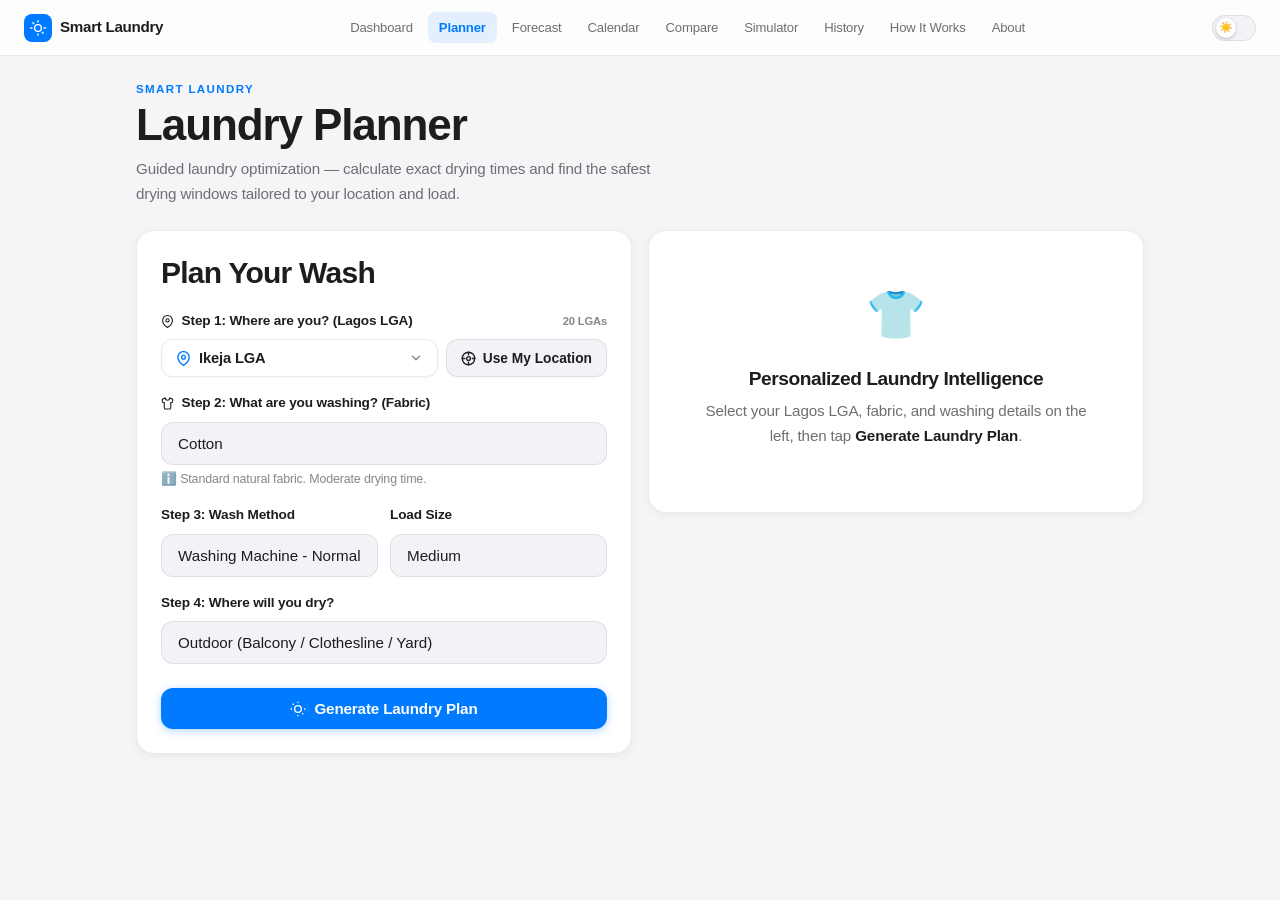
<file: Smartlundary/planner.html>
<!DOCTYPE html>
<html lang="en">
<head>
  <script>!function(){var t=localStorage.getItem("color-theme")||(window.matchMedia("(prefers-color-scheme: dark)").matches?"dark":"light");document.documentElement.setAttribute("data-theme",t)}();</script>
  <meta charset="UTF-8">
  <meta name="viewport" content="width=device-width, initial-scale=1.0">
  <title>Laundry Planner — Smart Weather Laundry Scheduler</title>
  <meta name="description" content="Personalise your laundry plan. Select your Lagos LGA, fabric, load size, and washing method for tailored drying times.">
  <link rel="stylesheet" href="css/style.css">
  <link rel="stylesheet" href="css/components.css">
  <link rel="stylesheet" href="css/responsive.css">
</head>
<body>
<main>
  <div class="page-header">
    <p class="section-label">Smart Laundry</p>
    <h1>Laundry Planner</h1>
    <p>Guided laundry optimization — calculate exact drying times and find the safest drying windows tailored to your location and load.</p>
  </div>

  <div style="display:grid;grid-template-columns:1fr 1fr;gap:var(--spacing-4);align-items:start;" class="planner-grid">

    <!-- ── Planner Form ──────────────────────────────────────── -->
    <div class="card">
      <h2 style="margin-bottom:var(--spacing-5);">Plan Your Wash</h2>
      <form id="plannerForm">

        <!-- Step 1: Location -->
        <div class="form-group">
          <label class="form-label" style="display:flex;justify-content:space-between;align-items:center;">
            <span>
              <svg width="13" height="13" viewBox="0 0 24 24" fill="none" stroke="currentColor" stroke-width="2" style="vertical-align:middle;margin-right:4px;"><path d="M21 10c0 7-9 13-9 13s-9-6-9-13a9 9 0 0 1 18 0z"/><circle cx="12" cy="10" r="3"/></svg>
              Step 1: Where are you? (Lagos LGA)
            </span>
            <small style="font-size:0.7rem;color:var(--color-text-tertiary);">20 LGAs</small>
          </label>
          <div id="plannerLgaSelectorMount" style="width:100%;"></div>
          <input type="hidden" id="planLocation" name="planLocation" value="ikeja" required>
        </div>

        <!-- Step 2: Fabric -->
        <div class="form-group">
          <label class="form-label" for="planFabric">
            <svg width="13" height="13" viewBox="0 0 24 24" fill="none" stroke="currentColor" stroke-width="2" style="vertical-align:middle;margin-right:4px;"><path d="M20.38 3.46L16 2a4 4 0 0 1-8 0L3.62 3.46a2 2 0 0 0-1.34 2.23l.58 3.57a1 1 0 0 0 .99.84H6v10c0 1.1.9 2 2 2h8a2 2 0 0 0 2-2V10h2.15a1 1 0 0 0 .99-.84l.58-3.57a2 2 0 0 0-1.34-2.23z"/></svg>
            Step 2: What are you washing? (Fabric)
          </label>
          <select id="planFabric" class="form-select" required></select>
          <p id="fabricHint" style="font-size:0.78rem;color:var(--color-text-tertiary);margin-top:var(--spacing-1);margin-bottom:0;"></p>
        </div>

        <!-- Step 3: Method & Load -->
        <div style="display:grid;grid-template-columns:1fr 1fr;gap:var(--spacing-3);" class="planner-inner-grid">
          <div class="form-group">
            <label class="form-label" for="planWashing">Step 3: Wash Method</label>
            <select id="planWashing" class="form-select" required></select>
          </div>

          <div class="form-group">
            <label class="form-label" for="planLoad">Load Size</label>
            <select id="planLoad" class="form-select" required></select>
          </div>
        </div>

        <!-- Step 4: Preference -->
        <div class="form-group">
          <label class="form-label" for="planPreference">Step 4: Where will you dry?</label>
          <select id="planPreference" class="form-select" required>
            <option value="outdoor">Outdoor (Balcony / Clothesline / Yard)</option>
            <option value="indoor">Indoor (Ventilated room / Drying rack)</option>
            <option value="either">Either (Flexible based on weather)</option>
          </select>
        </div>

        <button type="submit" class="btn btn-primary" style="width:100%;margin-top:var(--spacing-2);">
          <svg width="16" height="16" viewBox="0 0 24 24" fill="none" stroke="currentColor" stroke-width="2"><circle cx="12" cy="12" r="5"/><line x1="12" y1="1" x2="12" y2="3"/><line x1="12" y1="21" x2="12" y2="23"/><line x1="4.22" y1="4.22" x2="5.64" y2="5.64"/><line x1="18.36" y1="18.36" x2="19.78" y2="19.78"/><line x1="1" y1="12" x2="3" y2="12"/><line x1="21" y1="12" x2="23" y2="12"/></svg>
          Generate Laundry Plan
        </button>
      </form>
    </div>

    <!-- ── Result Container ──────────────────────────────────── -->
    <div id="planResultContainer">
      <div class="card" style="text-align:center;padding:var(--spacing-10);">
        <span style="font-size:3rem;display:block;margin-bottom:var(--spacing-4);">👕</span>
        <h3>Personalized Laundry Intelligence</h3>
        <p>Select your Lagos LGA, fabric, and washing details on the left, then tap <strong>Generate Laundry Plan</strong>.</p>
      </div>
    </div>

  </div>

  <style>
    @media (max-width:768px) {
      .planner-grid { grid-template-columns: 1fr !important; }
      .planner-inner-grid { grid-template-columns: 1fr !important; }
    }
  </style>
</main>

<script type="module" src="js/planner.js"></script>
</body>
</html>
</file>
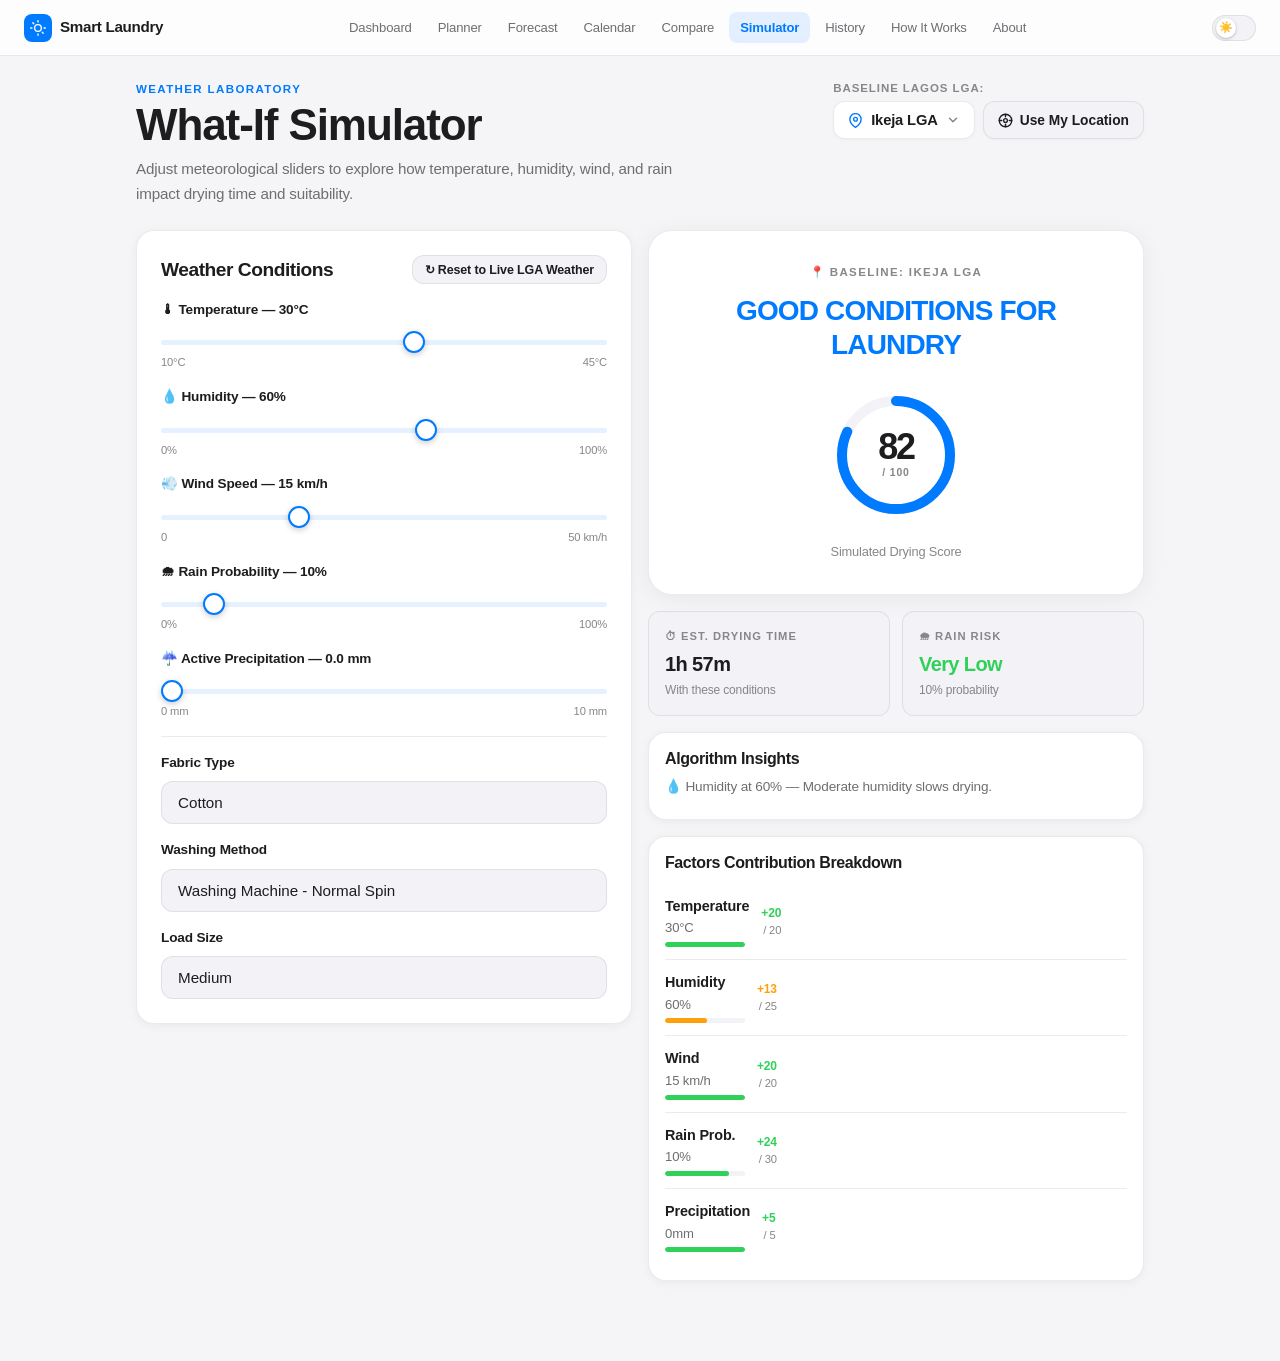
<file: Smartlundary/simulator.html>
<!DOCTYPE html>
<html lang="en">
<head>
  <script>!function(){var t=localStorage.getItem("color-theme")||(window.matchMedia("(prefers-color-scheme: dark)").matches?"dark":"light");document.documentElement.setAttribute("data-theme",t)}();</script>
  <meta charset="UTF-8">
  <meta name="viewport" content="width=device-width, initial-scale=1.0">
  <title>What-If Simulator — Smart Weather Laundry Scheduler</title>
  <meta name="description" content="Interactively adjust weather conditions based on Lagos LGA baselines to see how the laundry recommendation engine responds.">
  <link rel="stylesheet" href="css/style.css">
  <link rel="stylesheet" href="css/components.css">
  <link rel="stylesheet" href="css/responsive.css">
</head>
<body>
<main>
  <div class="page-header">
    <div class="flex-between" style="flex-wrap:wrap;gap:var(--spacing-4);align-items:flex-start;">
      <div>
        <p class="section-label">Weather Laboratory</p>
        <h1>What-If Simulator</h1>
        <p style="margin-bottom:0;">Adjust meteorological sliders to explore how temperature, humidity, wind, and rain impact drying time and suitability.</p>
      </div>
      <div>
        <label style="font-size:0.72rem;font-weight:700;letter-spacing:0.08em;text-transform:uppercase;color:var(--color-text-tertiary);display:block;margin-bottom:4px;">
          Baseline Lagos LGA:
        </label>
        <div id="simLgaSelectorMount"></div>
      </div>
    </div>
  </div>

  <div style="display:grid;grid-template-columns:1fr 1fr;gap:var(--spacing-4);align-items:start;" class="sim-grid">

    <!-- Controls -->
    <div class="card">
      <div style="display:flex;justify-content:space-between;align-items:center;margin-bottom:var(--spacing-4);">
        <h3 style="margin:0;">Weather Conditions</h3>
        <button type="button" id="loadLgaBaselineBtn" class="btn btn-outline" style="padding:6px 12px;font-size:0.78rem;">
          ↻ Reset to Live LGA Weather
        </button>
      </div>
      <form id="simForm">

        <div class="form-group">
          <label class="form-label" for="simTemp">
            🌡 Temperature — <strong id="simTempVal">30</strong>°C
          </label>
          <input type="range" id="simTemp" min="10" max="45" value="30" aria-label="Temperature">
          <div style="display:flex;justify-content:space-between;font-size:0.7rem;color:var(--color-text-tertiary);margin-top:2px;"><span>10°C</span><span>45°C</span></div>
        </div>

        <div class="form-group">
          <label class="form-label" for="simHum">
            💧 Humidity — <strong id="simHumVal">60</strong>%
          </label>
          <input type="range" id="simHum" min="0" max="100" value="60" aria-label="Humidity">
          <div style="display:flex;justify-content:space-between;font-size:0.7rem;color:var(--color-text-tertiary);margin-top:2px;"><span>0%</span><span>100%</span></div>
        </div>

        <div class="form-group">
          <label class="form-label" for="simWind">
            💨 Wind Speed — <strong id="simWindVal">15</strong> km/h
          </label>
          <input type="range" id="simWind" min="0" max="50" value="15" aria-label="Wind speed">
          <div style="display:flex;justify-content:space-between;font-size:0.7rem;color:var(--color-text-tertiary);margin-top:2px;"><span>0</span><span>50 km/h</span></div>
        </div>

        <div class="form-group">
          <label class="form-label" for="simRainProb">
            🌧 Rain Probability — <strong id="simRainProbVal">10</strong>%
          </label>
          <input type="range" id="simRainProb" min="0" max="100" value="10" aria-label="Rain probability">
          <div style="display:flex;justify-content:space-between;font-size:0.7rem;color:var(--color-text-tertiary);margin-top:2px;"><span>0%</span><span>100%</span></div>
        </div>

        <div class="form-group">
          <label class="form-label" for="simPrecip">
            ☔ Active Precipitation — <strong id="simPrecipVal">0.0</strong> mm
          </label>
          <input type="range" id="simPrecip" min="0" max="10" step="0.1" value="0" aria-label="Precipitation">
          <div style="display:flex;justify-content:space-between;font-size:0.7rem;color:var(--color-text-tertiary);margin-top:2px;"><span>0 mm</span><span>10 mm</span></div>
        </div>

        <hr style="border:none;border-top:1px solid var(--color-border);margin:var(--spacing-4) 0;">

        <div class="form-group">
          <label class="form-label" for="simFabric">Fabric Type</label>
          <select id="simFabric" class="form-select"></select>
        </div>
        <div class="form-group">
          <label class="form-label" for="simWash">Washing Method</label>
          <select id="simWash" class="form-select"></select>
        </div>
        <div class="form-group" style="margin-bottom:0;">
          <label class="form-label" for="simLoad">Load Size</label>
          <select id="simLoad" class="form-select"></select>
        </div>

      </form>
    </div>

    <!-- Live Results -->
    <div id="simResultContainer">
      <div class="card" style="text-align:center;padding:var(--spacing-8);">
        <span style="font-size:3rem;display:block;margin-bottom:var(--spacing-4);">🔬</span>
        <h3>Live Simulation</h3>
        <p>Adjust the sliders on the left — the algorithm responds in real-time.</p>
      </div>
    </div>

  </div>

  <style>
    @media (max-width:768px) {
      .sim-grid { grid-template-columns: 1fr !important; }
    }
  </style>
</main>
<script type="module" src="js/simulator.js"></script>
</body>
</html>
</file>
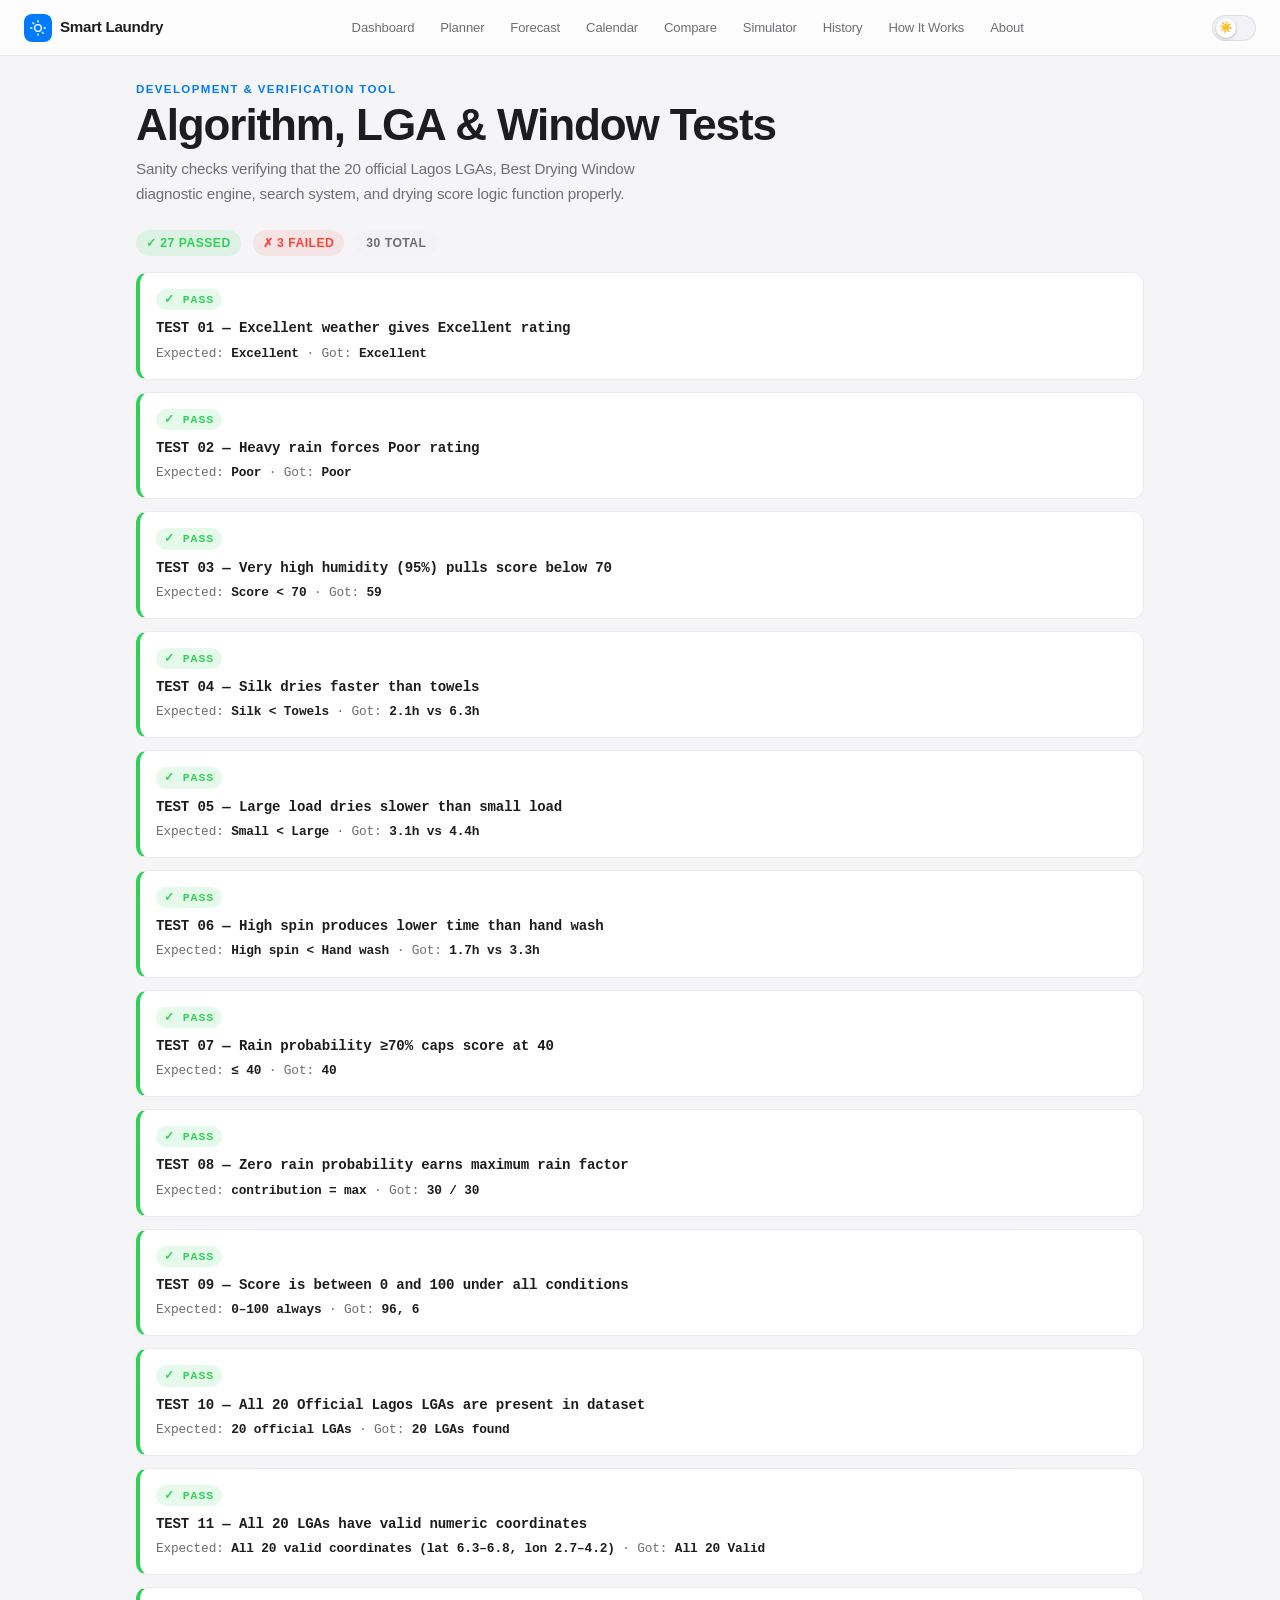
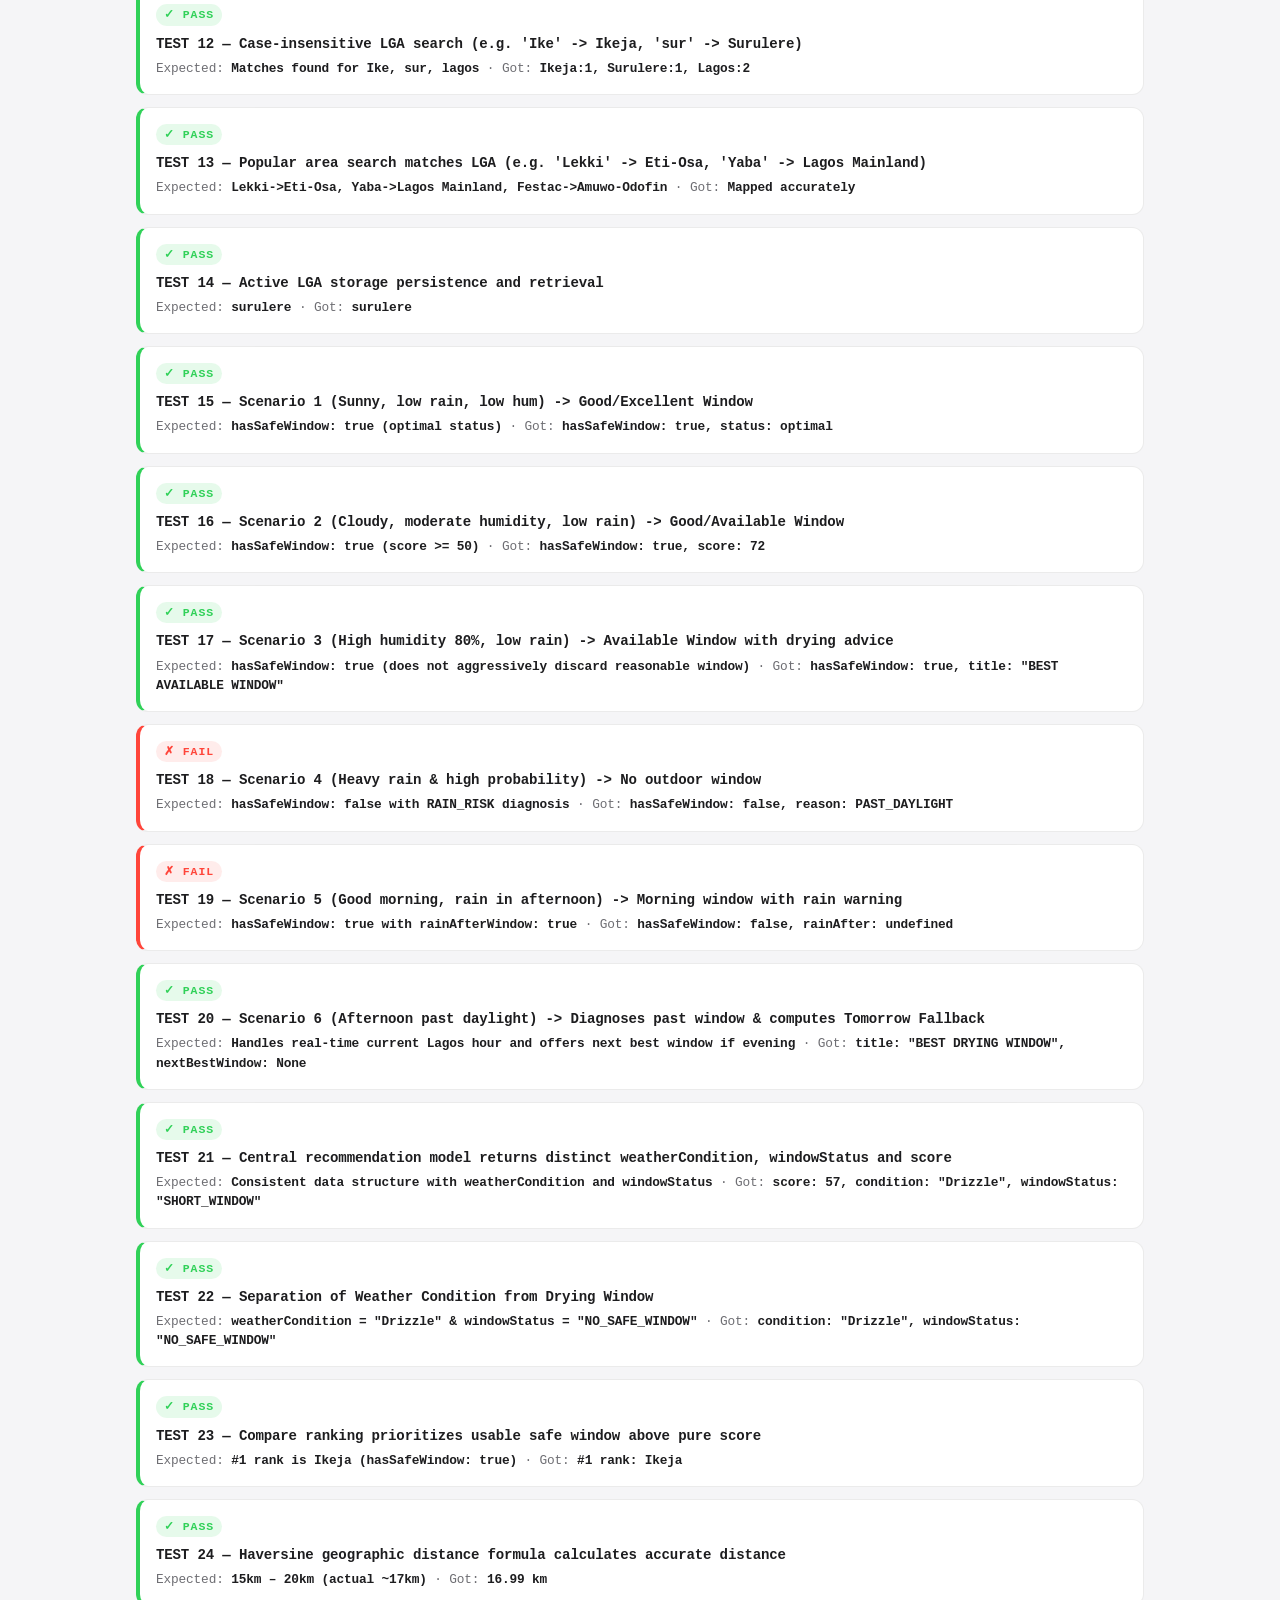
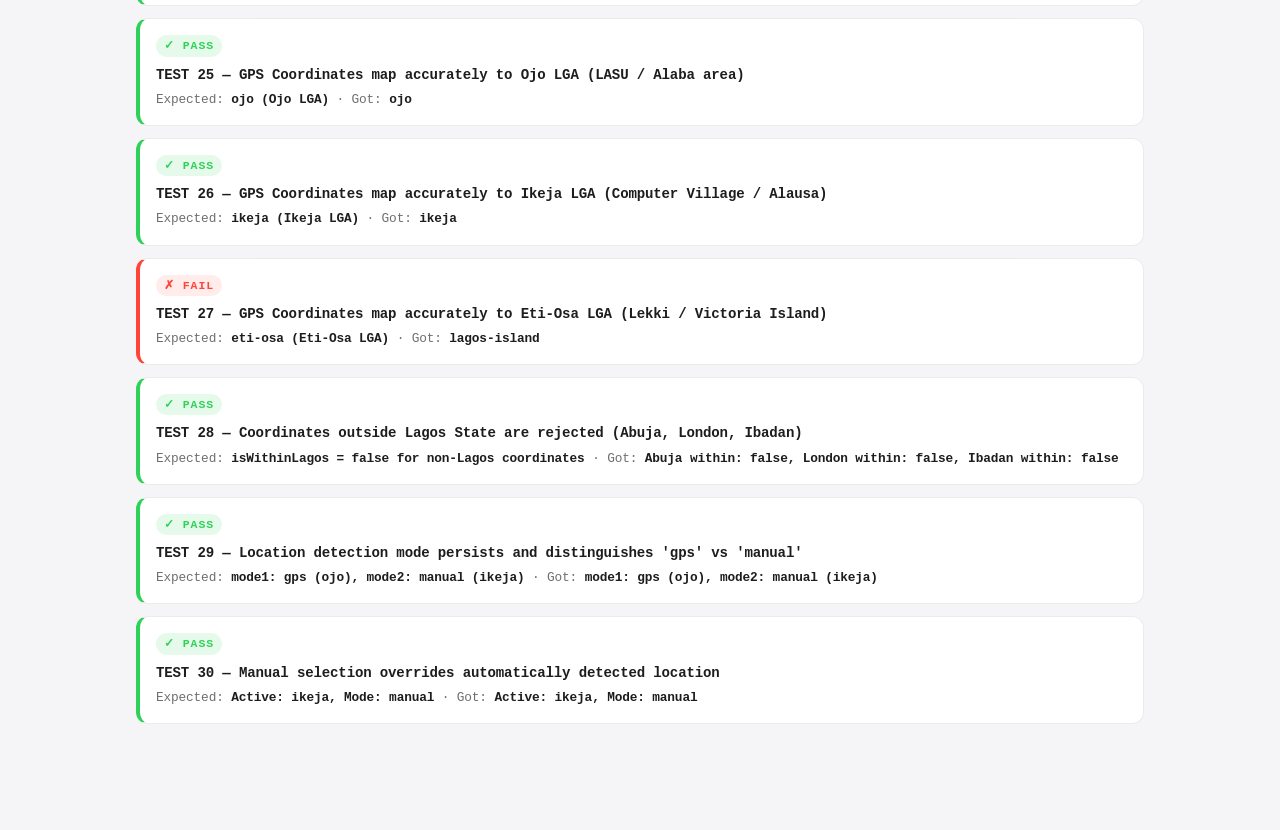
<file: Smartlundary/tests.html>
<!DOCTYPE html>
<html lang="en">
<head>
  <script>!function(){var t=localStorage.getItem("color-theme")||(window.matchMedia("(prefers-color-scheme: dark)").matches?"dark":"light");document.documentElement.setAttribute("data-theme",t)}();</script>
  <meta charset="UTF-8">
  <meta name="viewport" content="width=device-width, initial-scale=1.0">
  <title>Algorithm &amp; Location Tests — Smart Weather Laundry Scheduler</title>
  <meta name="description" content="Algorithm, LGA location, and Best Window diagnostic tests verifying drying score, 20 Lagos LGAs, and recommendation logic.">
  <link rel="stylesheet" href="css/style.css">
  <link rel="stylesheet" href="css/components.css">
  <link rel="stylesheet" href="css/responsive.css">
  <style>
    .test-item {
      background: var(--color-surface);
      border: 1px solid var(--color-border);
      border-left: 4px solid var(--color-border);
      border-radius: var(--radius-md);
      padding: var(--spacing-4);
      margin-bottom: var(--spacing-3);
      font-family: "SF Mono", "Menlo", monospace;
      font-size: 0.88rem;
    }
    .test-item.pass { border-left-color: var(--color-excellent); }
    .test-item.fail { border-left-color: var(--color-poor); }
    .test-item.error { border-left-color: var(--color-moderate); }
    .test-label {
      display: inline-flex;
      align-items: center;
      gap: 6px;
      font-size: 0.72rem;
      font-weight: 700;
      letter-spacing: 0.08em;
      text-transform: uppercase;
      padding: 2px 8px;
      border-radius: 100px;
      margin-bottom: var(--spacing-2);
    }
    .test-label.pass  { background: var(--color-excellent-soft); color: var(--color-excellent); }
    .test-label.fail  { background: var(--color-poor-soft);      color: var(--color-poor); }
    .test-label.error { background: var(--color-moderate-soft);  color: var(--color-moderate); }
    .test-name { font-weight: 700; color: var(--color-text-primary); margin-bottom: 4px; }
    .test-detail { font-size: 0.8rem; color: var(--color-text-secondary); }
  </style>
</head>
<body>
<main>
  <div class="page-header">
    <p class="section-label">Development &amp; Verification Tool</p>
    <h1>Algorithm, LGA &amp; Window Tests</h1>
    <p>Sanity checks verifying that the 20 official Lagos LGAs, Best Drying Window diagnostic engine, search system, and drying score logic function properly.</p>
  </div>

  <div id="summary" style="margin-bottom:var(--spacing-4);"></div>
  <div id="results"></div>
</main>

<script type="module" src="js/theme.js"></script>

<script type="module">
  import { UI } from './js/ui.js';
  import { calculateDryingScore } from './js/drying-score.js';
  import { estimateDryingTime } from './js/drying-time.js';
  import { calculateLaundryRecommendation } from './js/laundry.js';
  import { LAGOS_LOCATIONS, getLocationById, searchLocations, isValidLocation, findNearestLGA, isWithinLagosArea } from './data/locations.js';
  import { Storage } from './js/storage.js';
  import { findBestDryingWindow, processHourlyForecast } from './js/forecast.js';
  import { getLagosNow, calculateHaversineDistance } from './js/utils.js';

  document.addEventListener('DOMContentLoaded', () => {
    UI.renderNavbar('tests');
  });

  let passed = 0, failed = 0, errored = 0;

  function runTest(name, fn) {
    const container = document.getElementById('results');
    const div = document.createElement('div');
    div.className = 'test-item';

    try {
      const result = fn();
      if (result.pass) {
        passed++;
        div.classList.add('pass');
        div.innerHTML = `
          <span class="test-label pass">✓ Pass</span>
          <div class="test-name">${name}</div>
          <div class="test-detail">Expected: <strong>${result.expected}</strong> · Got: <strong>${result.actual}</strong></div>`;
      } else {
        failed++;
        div.classList.add('fail');
        div.innerHTML = `
          <span class="test-label fail">✗ Fail</span>
          <div class="test-name">${name}</div>
          <div class="test-detail">Expected: <strong>${result.expected}</strong> · Got: <strong>${result.actual}</strong></div>`;
      }
    } catch (e) {
      errored++;
      div.classList.add('error');
      div.innerHTML = `
        <span class="test-label error">⚡ Error</span>
        <div class="test-name">${name}</div>
        <div class="test-detail">${e.message}</div>`;
    }
    container.appendChild(div);
    updateSummary();
  }

  function updateSummary() {
    const total = passed + failed + errored;
    document.getElementById('summary').innerHTML = `
      <div style="display:flex;gap:var(--spacing-3);flex-wrap:wrap;margin-bottom:var(--spacing-2);">
        <span class="status-badge status-excellent">✓ ${passed} Passed</span>
        ${failed ? `<span class="status-badge status-poor">✗ ${failed} Failed</span>` : ''}
        ${errored ? `<span class="status-badge status-moderate">⚡ ${errored} Errors</span>` : ''}
        <span class="status-badge" style="background:var(--color-surface-secondary);color:var(--color-text-secondary);">${total} Total</span>
      </div>`;
  }

  // ── Algorithm Core Tests ────────────────────────────────────
  runTest("TEST 01 — Excellent weather gives Excellent rating", () => {
    const cond = { temperature: 32, humidity: 45, wind: 20, rainProb: 0, precipitation: 0 };
    const score = calculateDryingScore(cond);
    return { pass: score.category === 'Excellent', expected: 'Excellent', actual: score.category };
  });

  runTest("TEST 02 — Heavy rain forces Poor rating", () => {
    const cond = { temperature: 25, humidity: 90, wind: 5, rainProb: 80, precipitation: 5.0 };
    const score = calculateDryingScore(cond);
    return { pass: score.category === 'Poor', expected: 'Poor', actual: score.category };
  });

  runTest("TEST 03 — Very high humidity (95%) pulls score below 70", () => {
    const cond = { temperature: 28, humidity: 95, wind: 10, rainProb: 10, precipitation: 0 };
    const score = calculateDryingScore(cond);
    return { pass: score.score < 70, expected: 'Score < 70', actual: score.score };
  });

  runTest("TEST 04 — Silk dries faster than towels", () => {
    const cond = { temperature: 25, humidity: 60, wind: 10 };
    const tSilk = estimateDryingTime('silk', 'normal_spin', 'medium', cond);
    const tTowels = estimateDryingTime('towels', 'normal_spin', 'medium', cond);
    return { pass: tSilk < tTowels, expected: 'Silk < Towels', actual: `${tSilk.toFixed(1)}h vs ${tTowels.toFixed(1)}h` };
  });

  runTest("TEST 05 — Large load dries slower than small load", () => {
    const cond = { temperature: 25, humidity: 60, wind: 10 };
    const tSmall = estimateDryingTime('cotton', 'normal_spin', 'small', cond);
    const tLarge = estimateDryingTime('cotton', 'normal_spin', 'large', cond);
    return { pass: tSmall < tLarge, expected: 'Small < Large', actual: `${tSmall.toFixed(1)}h vs ${tLarge.toFixed(1)}h` };
  });

  runTest("TEST 06 — High spin produces lower time than hand wash", () => {
    const cond = { temperature: 28, humidity: 60, wind: 15 };
    const tHigh = estimateDryingTime('cotton', 'high_spin', 'medium', cond);
    const tHand = estimateDryingTime('cotton', 'hand_wash', 'medium', cond);
    return { pass: tHigh < tHand, expected: 'High spin < Hand wash', actual: `${tHigh.toFixed(1)}h vs ${tHand.toFixed(1)}h` };
  });

  runTest("TEST 07 — Rain probability ≥70% caps score at 40", () => {
    const cond = { temperature: 30, humidity: 40, wind: 20, rainProb: 75, precipitation: 0 };
    const score = calculateDryingScore(cond);
    return { pass: score.score <= 40, expected: '≤ 40', actual: score.score };
  });

  runTest("TEST 08 — Zero rain probability earns maximum rain factor", () => {
    const cond = { temperature: 30, humidity: 45, wind: 18, rainProb: 0, precipitation: 0 };
    const score = calculateDryingScore(cond);
    const rainFactor = score.factors.find(f => f.name === 'Rain Prob.');
    return { pass: rainFactor && rainFactor.contribution === rainFactor.max, expected: 'contribution = max', actual: `${rainFactor?.contribution} / ${rainFactor?.max}` };
  });

  runTest("TEST 09 — Score is between 0 and 100 under all conditions", () => {
    const conds = [
      { temperature: 45, humidity: 0, wind: 50, rainProb: 0, precipitation: 0 },
      { temperature: 10, humidity: 100, wind: 0, rainProb: 100, precipitation: 10 }
    ];
    const scores = conds.map(c => calculateDryingScore(c).score);
    const valid = scores.every(s => s >= 0 && s <= 100);
    return { pass: valid, expected: '0–100 always', actual: scores.join(', ') };
  });

  // ── Lagos LGA Location Tests ────────────────────────────────
  runTest("TEST 10 — All 20 Official Lagos LGAs are present in dataset", () => {
    const expectedLGAs = [
      "Agege", "Ajeromi-Ifelodun", "Alimosho", "Amuwo-Odofin", "Apapa",
      "Badagry", "Epe", "Eti-Osa", "Ibeju-Lekki", "Ifako-Ijaiye",
      "Ikeja", "Ikorodu", "Kosofe", "Lagos Island", "Lagos Mainland",
      "Mushin", "Ojo", "Oshodi-Isolo", "Shomolu", "Surulere"
    ];
    const names = LAGOS_LOCATIONS.map(l => l.name);
    const allPresent = expectedLGAs.every(lga => names.includes(lga));
    return {
      pass: LAGOS_LOCATIONS.length === 20 && allPresent,
      expected: '20 official LGAs',
      actual: `${LAGOS_LOCATIONS.length} LGAs found`
    };
  });

  runTest("TEST 11 — All 20 LGAs have valid numeric coordinates", () => {
    const allValid = LAGOS_LOCATIONS.every(lga => isValidLocation(lga));
    return {
      pass: allValid,
      expected: 'All 20 valid coordinates (lat 6.3–6.8, lon 2.7–4.2)',
      actual: allValid ? 'All 20 Valid' : 'Some Invalid'
    };
  });

  runTest("TEST 12 — Case-insensitive LGA search (e.g. 'Ike' -> Ikeja, 'sur' -> Surulere)", () => {
    const ikeMatches = searchLocations("Ike");
    const surMatches = searchLocations("sur");
    const lagosMatches = searchLocations("lagos");
    const pass = ikeMatches.some(l => l.name === 'Ikeja') &&
                 surMatches.some(l => l.name === 'Surulere') &&
                 lagosMatches.length >= 2;
    return {
      pass: pass,
      expected: 'Matches found for Ike, sur, lagos',
      actual: `Ikeja:${ikeMatches.length}, Surulere:${surMatches.length}, Lagos:${lagosMatches.length}`
    };
  });

  runTest("TEST 13 — Popular area search matches LGA (e.g. 'Lekki' -> Eti-Osa, 'Yaba' -> Lagos Mainland)", () => {
    const lekki = searchLocations("Lekki");
    const yaba = searchLocations("Yaba");
    const festac = searchLocations("Festac");
    const pass = lekki.some(l => l.id === 'eti-osa') &&
                 yaba.some(l => l.id === 'lagos-mainland') &&
                 festac.some(l => l.id === 'amuwo-odofin');
    return {
      pass: pass,
      expected: 'Lekki->Eti-Osa, Yaba->Lagos Mainland, Festac->Amuwo-Odofin',
      actual: pass ? 'Mapped accurately' : 'Mapping failed'
    };
  });

  runTest("TEST 14 — Active LGA storage persistence and retrieval", () => {
    Storage.setActiveLocationId("surulere");
    const retrieved = Storage.getActiveLocationId();
    const lga = Storage.getActiveLocation();
    Storage.setActiveLocationId("ikeja");
    return {
      pass: retrieved === "surulere" && lga.name === "Surulere",
      expected: 'surulere',
      actual: retrieved
    };
  });

  // ── Step 19: Comprehensive Meteorological Scenarios ─────────
  const lagosNow = getLagosNow();
  const testDateStr = lagosNow.dateStr;

  function buildHourlyData(hourOverrides, dateStr = testDateStr) {
    const hourly = {
      time: [],
      temperature_2m: [],
      relative_humidity_2m: [],
      precipitation_probability: [],
      precipitation: [],
      wind_speed_10m: [],
      weather_code: [],
      is_day: []
    };

    for (let h = 0; h < 24; h++) {
      const timeStr = `${dateStr}T${String(h).padStart(2, '0')}:00`;
      hourly.time.push(timeStr);
      
      const custom = hourOverrides(h);
      hourly.temperature_2m.push(custom.temp ?? 29);
      hourly.relative_humidity_2m.push(custom.humidity ?? 65);
      hourly.precipitation_probability.push(custom.rainProb ?? 10);
      hourly.precipitation.push(custom.precip ?? 0);
      hourly.wind_speed_10m.push(custom.wind ?? 14);
      hourly.weather_code.push(custom.code ?? 1);
      hourly.is_day.push(h >= 6 && h <= 18 ? 1 : 0);
    }

    return processHourlyForecast(hourly);
  }

  runTest("TEST 15 — Scenario 1 (Sunny, low rain, low hum) -> Good/Excellent Window", () => {
    const processed = buildHourlyData(h => ({ temp: 31, humidity: 55, wind: 16, rainProb: 5, precip: 0 }));
    const res = findBestDryingWindow(processed, 4, new Date(`${testDateStr}T06:00:00+01:00`));
    const pass = res.hasSafeWindow && res.status === 'optimal' && res.recommendation.includes('outdoor');
    return {
      pass,
      expected: 'hasSafeWindow: true (optimal status)',
      actual: `hasSafeWindow: ${res.hasSafeWindow}, status: ${res.status}`
    };
  });

  runTest("TEST 16 — Scenario 2 (Cloudy, moderate humidity, low rain) -> Good/Available Window", () => {
    const processed = buildHourlyData(h => ({ temp: 28, humidity: 72, wind: 12, rainProb: 15, precip: 0 }));
    const res = findBestDryingWindow(processed, 3.5, new Date(`${testDateStr}T06:00:00+01:00`));
    const pass = res.hasSafeWindow && res.avgScore >= 50;
    return {
      pass,
      expected: 'hasSafeWindow: true (score >= 50)',
      actual: `hasSafeWindow: ${res.hasSafeWindow}, score: ${res.avgScore}`
    };
  });

  runTest("TEST 17 — Scenario 3 (High humidity 80%, low rain) -> Available Window with drying advice", () => {
    const processed = buildHourlyData(h => ({ temp: 27, humidity: 80, wind: 8, rainProb: 20, precip: 0 }));
    const res = findBestDryingWindow(processed, 3, new Date(`${testDateStr}T06:00:00+01:00`));
    const pass = res.hasSafeWindow && res.explanation.length > 0;
    return {
      pass,
      expected: 'hasSafeWindow: true (does not aggressively discard reasonable window)',
      actual: `hasSafeWindow: ${res.hasSafeWindow}, title: "${res.title}"`
    };
  });

  runTest("TEST 18 — Scenario 4 (Heavy rain & high probability) -> No outdoor window", () => {
    const processed = buildHourlyData(h => ({ temp: 24, humidity: 92, wind: 6, rainProb: 80, precip: 3.5 }));
    const res = findBestDryingWindow(processed, 3.5, new Date(`${testDateStr}T06:00:00+01:00`));
    const pass = !res.hasSafeWindow && res.primaryReason === 'RAIN_RISK';
    return {
      pass,
      expected: 'hasSafeWindow: false with RAIN_RISK diagnosis',
      actual: `hasSafeWindow: ${res.hasSafeWindow}, reason: ${res.primaryReason}`
    };
  });

  runTest("TEST 19 — Scenario 5 (Good morning, rain in afternoon) -> Morning window with rain warning", () => {
    const processed = buildHourlyData(h => {
      if (h >= 8 && h <= 12) return { temp: 30, humidity: 60, wind: 15, rainProb: 5, precip: 0 };
      if (h >= 13) return { temp: 26, humidity: 88, wind: 10, rainProb: 75, precip: 2.0 };
      return { temp: 25, humidity: 75, wind: 10, rainProb: 20, precip: 0 };
    });
    const res = findBestDryingWindow(processed, 4, new Date(`${testDateStr}T06:00:00+01:00`));
    const pass = res.hasSafeWindow && res.rainAfterWindow === true;
    return {
      pass,
      expected: 'hasSafeWindow: true with rainAfterWindow: true',
      actual: `hasSafeWindow: ${res.hasSafeWindow}, rainAfter: ${res.rainAfterWindow}`
    };
  });

  runTest("TEST 20 — Scenario 6 (Afternoon past daylight) -> Diagnoses past window & computes Tomorrow Fallback", () => {
    const todayProcessed = buildHourlyData(h => ({ temp: 28, humidity: 70, wind: 12, rainProb: 10, precip: 0 }), testDateStr);
    const tomorrowDate = new Date(lagosNow.timestamp + 24 * 3600 * 1000);
    const tomorrowDateStr = tomorrowDate.toISOString().split('T')[0];
    const tomorrowProcessed = buildHourlyData(h => ({ temp: 31, humidity: 55, wind: 16, rainProb: 5, precip: 0 }), tomorrowDateStr);

    const allProcessed = [...todayProcessed, ...tomorrowProcessed];
    const res = findBestDryingWindow(allProcessed, 3.5);
    const pass = res !== null && (res.hasSafeWindow || res.nextBestWindow !== undefined);
    return {
      pass,
      expected: 'Handles real-time current Lagos hour and offers next best window if evening',
      actual: `title: "${res.title}", nextBestWindow: ${res.nextBestWindow ? 'Found' : 'None'}`
    };
  });

  // ── Architecture Consistency Tests ──────────────────────────
  runTest("TEST 21 — Central recommendation model returns distinct weatherCondition, windowStatus and score", () => {
    const mockWeather = {
      current: { temperature_2m: 25.2, relative_humidity_2m: 89, wind_speed_10m: 10.4, weather_code: 61, precipitation: 0.2 },
      hourly: {
        time: Array.from({length: 24}, (_, i) => `${testDateStr}T${String(i).padStart(2, '0')}:00`),
        temperature_2m: Array(24).fill(25.2),
        relative_humidity_2m: Array(24).fill(89),
        precipitation_probability: Array(24).fill(8),
        precipitation: Array(24).fill(0.2),
        wind_speed_10m: Array(24).fill(10.4),
        weather_code: Array(24).fill(61),
        is_day: Array(24).fill(1)
      }
    };
    const rec = calculateLaundryRecommendation(mockWeather, { fabric: 'cotton' });
    const pass = typeof rec.score === 'number' &&
                 typeof rec.weatherCondition === 'string' &&
                 typeof rec.windowStatus === 'string' &&
                 rec.currentConditions.temperature === 25.2;
    return {
      pass,
      expected: 'Consistent data structure with weatherCondition and windowStatus',
      actual: `score: ${rec.score}, condition: "${rec.weatherCondition}", windowStatus: "${rec.windowStatus}"`
    };
  });

  runTest("TEST 22 — Separation of Weather Condition from Drying Window", () => {
    const mockWeather = {
      current: { temperature_2m: 24, relative_humidity_2m: 90, wind_speed_10m: 8, weather_code: 63, precipitation: 2.0 },
      hourly: {
        time: Array.from({length: 24}, (_, i) => `${testDateStr}T${String(i).padStart(2, '0')}:00`),
        temperature_2m: Array(24).fill(24),
        relative_humidity_2m: Array(24).fill(90),
        precipitation_probability: Array(24).fill(75),
        precipitation: Array(24).fill(2.0),
        wind_speed_10m: Array(24).fill(8),
        weather_code: Array(24).fill(63),
        is_day: Array(24).fill(1)
      }
    };
    const rec = calculateLaundryRecommendation(mockWeather);
    const pass = rec.weatherCondition.toLowerCase().includes('drizzle') || rec.weatherCondition.toLowerCase().includes('rain') &&
                 rec.windowStatus === 'NO_SAFE_WINDOW';
    return {
      pass,
      expected: 'weatherCondition = "Drizzle" & windowStatus = "NO_SAFE_WINDOW"',
      actual: `condition: "${rec.weatherCondition}", windowStatus: "${rec.windowStatus}"`
    };
  });

  runTest("TEST 23 — Compare ranking prioritizes usable safe window above pure score", () => {
    const lgaA = { id: 'ajeromi', name: 'Ajeromi-Ifelodun', score: 59, hasSafeWindow: false, rainProb: 8 };
    const lgaB = { id: 'ikeja', name: 'Ikeja', score: 72, hasSafeWindow: true, rainProb: 12 };
    const list = [lgaA, lgaB];

    list.sort((a, b) => {
      if (a.hasSafeWindow && !b.hasSafeWindow) return -1;
      if (!a.hasSafeWindow && b.hasSafeWindow) return 1;
      if (b.score !== a.score) return b.score - a.score;
      return a.rainProb - b.rainProb;
    });

    const pass = list[0].id === 'ikeja';
    return {
      pass,
      expected: '#1 rank is Ikeja (hasSafeWindow: true)',
      actual: `#1 rank: ${list[0].name}`
    };
  });

  // ── Automatic Geolocation & Location Mapping Tests ──────────
  runTest("TEST 24 — Haversine geographic distance formula calculates accurate distance", () => {
    // Distance between Ikeja (6.6018, 3.3515) and Lagos Island (6.4550, 3.3941) is ~17 km
    const dist = calculateHaversineDistance(6.6018, 3.3515, 6.4550, 3.3941);
    const pass = dist >= 15 && dist <= 20;
    return {
      pass,
      expected: "15km – 20km (actual ~17km)",
      actual: `${dist.toFixed(2)} km`
    };
  });

  runTest("TEST 25 — GPS Coordinates map accurately to Ojo LGA (LASU / Alaba area)", () => {
    // Coordinates near LASU Main Campus / Alaba: 6.468, 3.167
    const result = findNearestLGA(6.468, 3.167);
    const pass = result.isWithinLagos && result.lga && result.lga.id === 'ojo';
    return {
      pass,
      expected: "ojo (Ojo LGA)",
      actual: result.lga ? result.lga.id : "null"
    };
  });

  runTest("TEST 26 — GPS Coordinates map accurately to Ikeja LGA (Computer Village / Alausa)", () => {
    // Coordinates near Alausa Ikeja: 6.615, 3.358
    const result = findNearestLGA(6.615, 3.358);
    const pass = result.isWithinLagos && result.lga && result.lga.id === 'ikeja';
    return {
      pass,
      expected: "ikeja (Ikeja LGA)",
      actual: result.lga ? result.lga.id : "null"
    };
  });

  runTest("TEST 27 — GPS Coordinates map accurately to Eti-Osa LGA (Lekki / Victoria Island)", () => {
    // Coordinates near Lekki Phase 1: 6.448, 3.475
    const result = findNearestLGA(6.448, 3.475);
    const pass = result.isWithinLagos && result.lga && result.lga.id === 'eti-osa';
    return {
      pass,
      expected: "eti-osa (Eti-Osa LGA)",
      actual: result.lga ? result.lga.id : "null"
    };
  });

  runTest("TEST 28 — Coordinates outside Lagos State are rejected (Abuja, London, Ibadan)", () => {
    const abuja = findNearestLGA(9.0765, 7.3986); // Abuja
    const london = findNearestLGA(51.5074, -0.1278); // London
    const ibadan = findNearestLGA(7.3775, 3.9470); // Ibadan
    const pass = !abuja.isWithinLagos && !london.isWithinLagos && !ibadan.isWithinLagos &&
                 abuja.message.includes('outside the currently supported Lagos State coverage');
    return {
      pass,
      expected: "isWithinLagos = false for non-Lagos coordinates",
      actual: `Abuja within: ${abuja.isWithinLagos}, London within: ${london.isWithinLagos}, Ibadan within: ${ibadan.isWithinLagos}`
    };
  });

  runTest("TEST 29 — Location detection mode persists and distinguishes 'gps' vs 'manual'", () => {
    Storage.setActiveLocationId("ojo", "gps");
    const mode1 = Storage.getLocationDetectionMode();
    const loc1 = Storage.getActiveLocationId();

    Storage.setActiveLocationId("ikeja", "manual");
    const mode2 = Storage.getLocationDetectionMode();
    const loc2 = Storage.getActiveLocationId();

    const pass = mode1 === "gps" && loc1 === "ojo" && mode2 === "manual" && loc2 === "ikeja";
    return {
      pass,
      expected: "mode1: gps (ojo), mode2: manual (ikeja)",
      actual: `mode1: ${mode1} (${loc1}), mode2: ${mode2} (${loc2})`
    };
  });

  runTest("TEST 30 — Manual selection overrides automatically detected location", () => {
    // 1. Auto detect sets Ojo with GPS mode
    Storage.setActiveLocationId("ojo", "gps");
    // 2. User manually chooses Ikeja
    Storage.setActiveLocationId("ikeja", "manual");
    
    const active = Storage.getActiveLocation();
    const mode = Storage.getLocationDetectionMode();

    const pass = active.id === "ikeja" && mode === "manual";
    return {
      pass,
      expected: "Active: ikeja, Mode: manual",
      actual: `Active: ${active.id}, Mode: ${mode}`
    };
  });
</script>
</body>
</html>
</file>
<file: Smartlundary/css/style.css>
/* css/style.css — Smart Weather Laundry Scheduler Design System */

/* ─── Light Theme ──────────────────────────────────────────── */
:root {
  /* Brand */
  --color-primary:          #007AFF;
  --color-primary-dark:     #0056B3;
  --color-primary-soft:     rgba(0, 122, 255, 0.1);

  /* Status / Weather */
  --color-excellent:        #30D158; /* iOS green  */
  --color-excellent-soft:   rgba(48, 209, 88, 0.12);
  --color-good:             #007AFF; /* iOS blue   */
  --color-good-soft:        rgba(0, 122, 255, 0.10);
  --color-moderate:         #FF9F0A; /* iOS amber  */
  --color-moderate-soft:    rgba(255, 159, 10, 0.12);
  --color-poor:             #FF453A; /* iOS red    */
  --color-poor-soft:        rgba(255, 69, 58, 0.10);
  --color-rain:             #5E5CE6; /* iOS indigo */
  --color-rain-soft:        rgba(94, 92, 230, 0.10);

  /* Surfaces */
  --color-background:       #F5F5F7;
  --color-surface:          #FFFFFF;
  --color-surface-secondary:#F2F2F7;
  --color-surface-raised:   #FFFFFF;

  /* Text */
  --color-text-primary:     #1D1D1F;
  --color-text-secondary:   #6E6E73;
  --color-text-tertiary:    #86868B;
  --color-text-inverse:     #FFFFFF;

  /* Borders */
  --color-border:           rgba(0, 0, 0, 0.08);
  --color-border-strong:    rgba(0, 0, 0, 0.15);

  /* Navbar */
  --navbar-bg:              rgba(255, 255, 255, 0.78);
  --navbar-border:          rgba(0, 0, 0, 0.08);

  /* ─── Typography ──────────────────────────────────────── */
  --font-sans: -apple-system, BlinkMacSystemFont, "SF Pro Display", "SF Pro Text",
               "Helvetica Neue", Arial, sans-serif;

  /* ─── Spacing ─────────────────────────────────────────── */
  --spacing-1:  4px;
  --spacing-2:  8px;
  --spacing-3:  12px;
  --spacing-4:  16px;
  --spacing-5:  20px;
  --spacing-6:  24px;
  --spacing-8:  32px;
  --spacing-10: 48px;
  --spacing-12: 64px;

  /* ─── Radius ──────────────────────────────────────────── */
  --radius-sm:  8px;
  --radius-md:  12px;
  --radius-lg:  18px;
  --radius-xl:  24px;
  --radius-2xl: 32px;

  /* ─── Shadows ─────────────────────────────────────────── */
  --shadow-xs:  0 1px 3px rgba(0, 0, 0, 0.04);
  --shadow-sm:  0 2px 10px rgba(0, 0, 0, 0.05);
  --shadow-md:  0 4px 24px rgba(0, 0, 0, 0.06);
  --shadow-lg:  0 8px 40px rgba(0, 0, 0, 0.09);
  --shadow-xl:  0 16px 64px rgba(0, 0, 0, 0.12);

  /* ─── Transitions ─────────────────────────────────────── */
  --t-fast:   120ms ease;
  --t-base:   200ms ease;
  --t-slow:   360ms ease;
  --transition-theme: background-color 280ms ease, color 280ms ease,
                      border-color 280ms ease, box-shadow 280ms ease;
}

/* ─── Dark Theme ────────────────────────────────────────────── */
[data-theme="dark"] {
  --color-background:       #000000;
  --color-surface:          #1C1C1E;
  --color-surface-secondary:#2C2C2E;
  --color-surface-raised:   #3A3A3C;

  --color-text-primary:     #F5F5F7;
  --color-text-secondary:   #98989D;
  --color-text-tertiary:    #6E6E73;

  --color-border:           rgba(255, 255, 255, 0.09);
  --color-border-strong:    rgba(255, 255, 255, 0.18);

  --navbar-bg:              rgba(28, 28, 30, 0.82);
  --navbar-border:          rgba(255, 255, 255, 0.08);

  --shadow-sm:  0 2px 10px rgba(0, 0, 0, 0.30);
  --shadow-md:  0 4px 24px rgba(0, 0, 0, 0.40);
  --shadow-lg:  0 8px 40px rgba(0, 0, 0, 0.50);
}

/* ─── Base Reset ────────────────────────────────────────────── */
*, *::before, *::after {
  box-sizing: border-box;
  margin: 0;
  padding: 0;
}

html { scroll-behavior: smooth; }

body {
  font-family: var(--font-sans);
  background-color: var(--color-background);
  color: var(--color-text-primary);
  line-height: 1.5;
  -webkit-font-smoothing: antialiased;
  -moz-osx-font-smoothing: grayscale;
  letter-spacing: -0.01em;
  transition: var(--transition-theme);
  min-height: 100vh;
}

/* ─── Layout ────────────────────────────────────────────────── */
.page-wrapper {
  max-width: 1040px;
  margin: 0 auto;
  padding: var(--spacing-6) var(--spacing-4) var(--spacing-12);
}

main {
  max-width: 1040px;
  margin: 0 auto;
  padding: var(--spacing-6) var(--spacing-4) var(--spacing-12);
}

/* ─── Typography ────────────────────────────────────────────── */
h1, h2, h3, h4, h5, h6 {
  color: var(--color-text-primary);
  font-weight: 700;
  line-height: 1.2;
  letter-spacing: -0.025em;
}

h1 { font-size: clamp(1.75rem, 4vw, 2.75rem); margin-bottom: var(--spacing-4); }
h2 { font-size: clamp(1.3rem, 3vw, 1.875rem); margin-bottom: var(--spacing-3); }
h3 { font-size: 1.2rem; margin-bottom: var(--spacing-2); }
h4 { font-size: 1rem; margin-bottom: var(--spacing-2); }

p {
  color: var(--color-text-secondary);
  font-size: 0.95rem;
  line-height: 1.65;
  margin-bottom: var(--spacing-4);
}

a {
  color: var(--color-primary);
  text-decoration: none;
  transition: opacity var(--t-fast);
}
a:hover { opacity: 0.75; }

strong { color: var(--color-text-primary); font-weight: 600; }
ul { list-style: none; }

/* ─── Large display numbers ─────────────────────────────────── */
.display-number {
  font-size: clamp(3rem, 8vw, 5rem);
  font-weight: 800;
  letter-spacing: -0.06em;
  line-height: 1;
  color: var(--color-text-primary);
}
.display-unit {
  font-size: 0.4em;
  font-weight: 600;
  letter-spacing: -0.02em;
  color: var(--color-text-secondary);
  vertical-align: super;
}

/* ─── Section Labels ────────────────────────────────────────── */
.section-label {
  font-size: 0.72rem;
  font-weight: 700;
  letter-spacing: 0.12em;
  text-transform: uppercase;
  color: var(--color-primary);
  margin-bottom: var(--spacing-2);
}

/* ─── Utility ───────────────────────────────────────────────── */
.text-center { text-align: center; }
.text-muted  { color: var(--color-text-secondary); }
.mt-4  { margin-top: var(--spacing-4); }
.mb-4  { margin-bottom: var(--spacing-4); }
.mb-6  { margin-bottom: var(--spacing-6); }
.gap-3 { gap: var(--spacing-3); }
.gap-4 { gap: var(--spacing-4); }
.grid  { display: grid; }
.grid-cols-2 { grid-template-columns: repeat(2, 1fr); }
.grid-cols-3 { grid-template-columns: repeat(3, 1fr); }
.flex  { display: flex; }
.flex-center { display: flex; align-items: center; justify-content: center; }
.flex-between { display: flex; align-items: center; justify-content: space-between; }
.flex-gap-2 { display: flex; align-items: center; gap: var(--spacing-2); }
.flex-wrap  { flex-wrap: wrap; }
.w-full { width: 100%; }
</file>
<file: Smartlundary/css/components.css>
/* css/components.css — All reusable UI components */

/* ═══════════════════════════════════════════════════════════════
   NAVIGATION
═══════════════════════════════════════════════════════════════ */
.navbar {
  background-color: var(--navbar-bg);
  backdrop-filter: blur(24px);
  -webkit-backdrop-filter: blur(24px);
  border-bottom: 1px solid var(--navbar-border);
  padding: 0 var(--spacing-6);
  height: 56px;
  display: flex;
  align-items: center;
  justify-content: space-between;
  position: sticky;
  top: 0;
  z-index: 100;
  transition: var(--transition-theme);
}

.nav-brand {
  display: flex;
  align-items: center;
  gap: var(--spacing-2);
  font-size: 0.95rem;
  font-weight: 700;
  letter-spacing: -0.02em;
  color: var(--color-text-primary);
  white-space: nowrap;
}
.nav-brand-icon {
  width: 28px; height: 28px;
  background: var(--color-primary);
  border-radius: 8px;
  display: flex; align-items: center; justify-content: center;
  flex-shrink: 0;
}
.nav-brand-icon svg { color: white; }

.nav-links {
  display: flex;
  align-items: center;
  gap: var(--spacing-1);
}
.nav-links a {
  padding: 6px 11px;
  border-radius: var(--radius-sm);
  font-size: 0.82rem;
  font-weight: 500;
  color: var(--color-text-secondary);
  transition: background var(--t-fast), color var(--t-fast);
  white-space: nowrap;
}
.nav-links a:hover { color: var(--color-text-primary); background: var(--color-surface-secondary); }
.nav-links a.active { color: var(--color-primary); background: var(--color-primary-soft); font-weight: 600; }

.nav-controls { display: flex; align-items: center; gap: var(--spacing-2); }

/* Theme toggle pill */
.theme-toggle {
  background: var(--color-surface-secondary);
  border: 1px solid var(--color-border);
  border-radius: 50px;
  cursor: pointer;
  width: 44px; height: 26px;
  display: flex; align-items: center;
  padding: 3px;
  flex-shrink: 0;
  transition: background-color 240ms ease;
}
.theme-toggle:focus-visible { outline: 2px solid var(--color-primary); outline-offset: 2px; }
.theme-toggle-thumb {
  width: 20px; height: 20px;
  border-radius: 50%;
  background: var(--color-surface);
  box-shadow: 0 1px 3px rgba(0,0,0,0.25);
  transition: transform 240ms cubic-bezier(0.34, 1.56, 0.64, 1);
  display: flex; align-items: center; justify-content: center;
  font-size: 11px; user-select: none;
}
[data-theme="dark"] .theme-toggle { background: #3A3A3C; }
[data-theme="dark"] .theme-toggle-thumb { transform: translateX(18px); background: #636366; }

/* Mobile menu */
.mobile-menu-btn {
  display: none;
  background: none; border: none;
  width: 36px; height: 36px;
  border-radius: var(--radius-sm);
  cursor: pointer;
  color: var(--color-text-primary);
  align-items: center; justify-content: center;
  font-size: 1.25rem;
  transition: background var(--t-fast);
}
.mobile-menu-btn:hover { background: var(--color-surface-secondary); }

/* ═══════════════════════════════════════════════════════════════
   CARDS
═══════════════════════════════════════════════════════════════ */
.card {
  background: var(--color-surface);
  border-radius: var(--radius-lg);
  border: 1px solid var(--color-border);
  box-shadow: var(--shadow-sm);
  padding: var(--spacing-6);
  margin-bottom: var(--spacing-4);
  transition: var(--transition-theme);
}
.card-sm { padding: var(--spacing-4); }
.card-hover {
  transition: box-shadow var(--t-base), transform var(--t-base), var(--transition-theme);
}
.card-hover:hover { box-shadow: var(--shadow-md); transform: translateY(-2px); }

/* ═══════════════════════════════════════════════════════════════
   SEARCHABLE LGA LOCATION SELECTOR COMPONENT
═══════════════════════════════════════════════════════════════ */
.lga-selector-container {
  position: relative;
  display: inline-block;
  width: 100%;
  max-width: 480px;
}

.lga-control-group {
  display: flex;
  align-items: stretch;
  gap: var(--spacing-2);
  width: 100%;
}

.lga-selector-btn {
  flex: 1;
  min-width: 0;
  display: flex;
  align-items: center;
  justify-content: space-between;
  gap: var(--spacing-2);
  background: var(--color-surface);
  border: 1.5px solid var(--color-border);
  border-radius: var(--radius-md);
  padding: 10px 14px;
  color: var(--color-text-primary);
  font-family: inherit;
  font-size: 0.92rem;
  font-weight: 600;
  text-align: left;
  cursor: pointer;
  box-shadow: var(--shadow-xs);
  transition: border-color var(--t-base), box-shadow var(--t-base), background-color var(--t-base);
  user-select: none;
}
.lga-selector-btn:hover {
  border-color: var(--color-primary);
  background: var(--color-surface-secondary);
}
.lga-selector-btn:focus-visible {
  outline: none;
  border-color: var(--color-primary);
  box-shadow: 0 0 0 3px var(--color-primary-soft);
}
.lga-selector-btn.is-active {
  border-color: var(--color-primary);
  box-shadow: 0 0 0 3px var(--color-primary-soft);
}

/* Detect My Location Button */
.lga-detect-btn {
  display: inline-flex;
  align-items: center;
  justify-content: center;
  gap: 7px;
  background: var(--color-surface-secondary);
  border: 1.5px solid var(--color-border);
  border-radius: var(--radius-md);
  padding: 10px 14px;
  font-family: inherit;
  font-size: 0.86rem;
  font-weight: 600;
  color: var(--color-text-primary);
  cursor: pointer;
  white-space: nowrap;
  box-shadow: var(--shadow-xs);
  transition: background var(--t-fast), border-color var(--t-fast), color var(--t-fast), transform 120ms ease;
  user-select: none;
  flex-shrink: 0;
}
.lga-detect-btn:hover:not(:disabled) {
  background: var(--color-primary-soft);
  border-color: var(--color-primary);
  color: var(--color-primary);
  transform: translateY(-1px);
}
.lga-detect-btn:active:not(:disabled) {
  transform: translateY(0);
}
.lga-detect-btn:focus-visible {
  outline: none;
  border-color: var(--color-primary);
  box-shadow: 0 0 0 3px var(--color-primary-soft);
}
.lga-detect-btn:disabled {
  opacity: 0.75;
  cursor: not-allowed;
}
.lga-detect-btn.is-loading {
  background: var(--color-surface-secondary);
  border-color: var(--color-primary);
  color: var(--color-primary);
}
.lga-detect-btn.is-success {
  background: var(--color-excellent-soft);
  border-color: var(--color-excellent);
  color: var(--color-excellent);
}
.lga-detect-icon {
  display: flex;
  align-items: center;
  color: inherit;
}

/* Spinner Keyframes */
@keyframes lga-spinner-rotate {
  from { transform: rotate(0deg); }
  to   { transform: rotate(360deg); }
}
.lga-spin {
  animation: lga-spinner-rotate 800ms linear infinite;
}

/* Popover GPS Quick Action */
.lga-popover-gps-action {
  padding: var(--spacing-2) var(--spacing-4);
  background: var(--color-surface);
  border-bottom: 1px solid var(--color-border);
}
.lga-popover-detect-btn {
  width: 100%;
  display: flex;
  align-items: center;
  justify-content: center;
  gap: 8px;
  padding: 9px 12px;
  background: var(--color-primary-soft);
  border: 1px solid var(--color-primary);
  border-radius: var(--radius-sm);
  color: var(--color-primary);
  font-family: inherit;
  font-size: 0.85rem;
  font-weight: 600;
  cursor: pointer;
  transition: background var(--t-fast), transform 120ms ease;
}
.lga-popover-detect-btn:hover:not(:disabled) {
  background: var(--color-primary);
  color: white;
}
.lga-popover-detect-btn:disabled {
  opacity: 0.75;
  cursor: not-allowed;
}

/* Status / Notification Banner */
.lga-status-banner {
  margin-top: var(--spacing-2);
  border-radius: var(--radius-md);
  padding: 10px 12px;
  font-size: 0.82rem;
  line-height: 1.4;
  border: 1px solid var(--color-border);
  animation: lga-popover-enter 180ms ease;
}
.lga-status-banner.status-loading {
  background: var(--color-surface-secondary);
  border-color: var(--color-primary);
  color: var(--color-text-primary);
}
.lga-status-banner.status-success {
  background: var(--color-excellent-soft);
  border-color: var(--color-excellent);
  color: var(--color-text-primary);
}
.lga-status-banner.status-warning {
  background: var(--color-moderate-soft);
  border-color: var(--color-moderate);
  color: var(--color-text-primary);
}
.lga-status-banner.status-error {
  background: var(--color-poor-soft);
  border-color: var(--color-poor);
  color: var(--color-text-primary);
}

.lga-status-content {
  display: flex;
  align-items: flex-start;
  gap: 8px;
}
.lga-status-icon {
  flex-shrink: 0;
  display: flex;
  align-items: center;
  margin-top: 1px;
}
.lga-status-body {
  flex: 1;
}
.lga-status-title {
  font-weight: 700;
  font-size: 0.76rem;
  letter-spacing: 0.05em;
  text-transform: uppercase;
  margin-bottom: 2px;
}
.lga-status-desc {
  font-size: 0.8rem;
  color: var(--color-text-secondary);
}
.lga-status-action-btn {
  margin-top: 6px;
  display: inline-block;
  padding: 4px 10px;
  background: var(--color-surface);
  border: 1px solid var(--color-border);
  border-radius: var(--radius-sm);
  font-family: inherit;
  font-size: 0.78rem;
  font-weight: 600;
  color: var(--color-primary);
  cursor: pointer;
  transition: background var(--t-fast), border-color var(--t-fast);
}
.lga-status-action-btn:hover {
  background: var(--color-primary-soft);
  border-color: var(--color-primary);
}
.lga-status-dismiss {
  background: none;
  border: none;
  color: var(--color-text-tertiary);
  cursor: pointer;
  padding: 2px;
  font-size: 12px;
}
.lga-status-dismiss:hover {
  color: var(--color-text-primary);
}

/* Location Source Badges */
.location-source-pill {
  display: inline-flex;
  align-items: center;
  gap: 4px;
  font-size: 0.68rem;
  font-weight: 700;
  letter-spacing: 0.04em;
  text-transform: uppercase;
  padding: 2px 7px;
  border-radius: 100px;
}
.location-source-pill.mode-badge-gps {
  background: var(--color-excellent-soft);
  color: var(--color-excellent);
  border: 1px solid rgba(52, 199, 89, 0.25);
}
.location-source-pill.mode-badge-manual {
  background: var(--color-surface-secondary);
  color: var(--color-text-secondary);
  border: 1px solid var(--color-border);
}

.weather-auto-badge {
  font-size: 0.68rem;
  font-weight: 700;
  letter-spacing: 0.04em;
  text-transform: uppercase;
  background: var(--color-excellent-soft);
  color: var(--color-excellent);
  padding: 2px 6px;
  border-radius: 4px;
  margin-left: 6px;
  vertical-align: middle;
}

.lga-btn-main {
  display: flex;
  align-items: center;
  gap: 8px;
  overflow: hidden;
  text-overflow: ellipsis;
  white-space: nowrap;
}
.lga-btn-icon {
  color: var(--color-primary);
  display: flex;
  align-items: center;
  flex-shrink: 0;
}
.lga-btn-text {
  font-weight: 600;
  letter-spacing: -0.01em;
  color: var(--color-text-primary);
}
.lga-btn-chevron {
  color: var(--color-text-tertiary);
  display: flex;
  align-items: center;
  flex-shrink: 0;
  transition: transform var(--t-base);
}
.lga-selector-btn.is-active .lga-btn-chevron {
  transform: rotate(180deg);
  color: var(--color-primary);
}

/* Popover / Dropdown */
.lga-popover {
  position: absolute;
  top: calc(100% + 6px);
  left: 0;
  right: 0;
  z-index: 250;
  background: var(--color-surface);
  border: 1px solid var(--color-border);
  border-radius: var(--radius-lg);
  box-shadow: var(--shadow-lg);
  overflow: hidden;
  display: none;
  flex-direction: column;
  animation: lga-popover-enter 180ms cubic-bezier(0.16, 1, 0.3, 1);
  min-width: 320px;
  max-width: 420px;
}
.lga-popover.is-open {
  display: flex;
}

@keyframes lga-popover-enter {
  from { opacity: 0; transform: translateY(-6px) scale(0.98); }
  to   { opacity: 1; transform: translateY(0) scale(1); }
}

.lga-popover-header {
  padding: var(--spacing-3) var(--spacing-4);
  background: var(--color-surface-secondary);
  border-bottom: 1px solid var(--color-border);
  display: flex;
  align-items: center;
  justify-content: space-between;
}
.lga-popover-title {
  font-size: 0.76rem;
  font-weight: 700;
  letter-spacing: 0.08em;
  text-transform: uppercase;
  color: var(--color-text-primary);
}
.lga-popover-subtitle {
  font-size: 0.7rem;
  color: var(--color-text-tertiary);
  margin-top: 1px;
}
.lga-popover-close {
  background: none;
  border: none;
  color: var(--color-text-tertiary);
  cursor: pointer;
  padding: 4px;
  border-radius: var(--radius-sm);
  display: flex;
  align-items: center;
  justify-content: center;
}
.lga-popover-close:hover {
  color: var(--color-text-primary);
  background: var(--color-border);
}

/* Search input container */
.lga-search-wrap {
  padding: var(--spacing-3) var(--spacing-4);
  border-bottom: 1px solid var(--color-border);
  position: relative;
  display: flex;
  align-items: center;
}
.lga-search-icon {
  position: absolute;
  left: calc(var(--spacing-4) + 10px);
  color: var(--color-text-tertiary);
  pointer-events: none;
  display: flex;
  align-items: center;
}
.lga-search-input {
  width: 100%;
  padding: 9px 32px 9px 36px;
  background: var(--color-surface-secondary);
  border: 1px solid var(--color-border);
  border-radius: var(--radius-sm);
  font-family: inherit;
  font-size: 0.88rem;
  color: var(--color-text-primary);
  outline: none;
  transition: border-color var(--t-fast), box-shadow var(--t-fast);
}
.lga-search-input:focus {
  border-color: var(--color-primary);
  background: var(--color-surface);
  box-shadow: 0 0 0 2px var(--color-primary-soft);
}
.lga-search-clear {
  position: absolute;
  right: calc(var(--spacing-4) + 8px);
  background: var(--color-text-tertiary);
  border: none;
  color: var(--color-surface);
  width: 18px;
  height: 18px;
  border-radius: 50%;
  display: none;
  align-items: center;
  justify-content: center;
  font-size: 11px;
  cursor: pointer;
}
.lga-search-clear:hover {
  background: var(--color-text-primary);
}

/* Popular areas quick chips */
.lga-chips-section {
  padding: var(--spacing-2) var(--spacing-4);
  background: var(--color-surface);
  border-bottom: 1px solid var(--color-border);
  display: flex;
  align-items: center;
  gap: 6px;
  overflow-x: auto;
  scrollbar-width: none;
}
.lga-chips-section::-webkit-scrollbar { display: none; }
.lga-chips-label {
  font-size: 0.68rem;
  font-weight: 700;
  color: var(--color-text-tertiary);
  text-transform: uppercase;
  white-space: nowrap;
  letter-spacing: 0.05em;
}
.lga-chip {
  padding: 3px 8px;
  background: var(--color-surface-secondary);
  border: 1px solid var(--color-border);
  border-radius: 100px;
  font-size: 0.72rem;
  font-weight: 600;
  color: var(--color-text-secondary);
  cursor: pointer;
  white-space: nowrap;
  transition: background var(--t-fast), color var(--t-fast), border-color var(--t-fast);
}
.lga-chip:hover {
  background: var(--color-primary-soft);
  color: var(--color-primary);
  border-color: var(--color-primary);
}

/* Scrollable LGA List */
.lga-list {
  max-height: 280px;
  overflow-y: auto;
  padding: 4px;
  list-style: none;
}
.lga-list::-webkit-scrollbar {
  width: 6px;
}
.lga-list::-webkit-scrollbar-thumb {
  background: var(--color-border-strong);
  border-radius: 3px;
}

.lga-item {
  display: flex;
  align-items: center;
  justify-content: space-between;
  padding: 8px 12px;
  border-radius: var(--radius-sm);
  cursor: pointer;
  transition: background var(--t-fast);
  user-select: none;
}
.lga-item:hover,
.lga-item.is-highlighted {
  background: var(--color-surface-secondary);
}
.lga-item.is-selected {
  background: var(--color-primary-soft);
}
.lga-item.is-selected .lga-item-name {
  color: var(--color-primary);
  font-weight: 700;
}

.lga-item-left {
  display: flex;
  align-items: flex-start;
  gap: 10px;
  min-width: 0;
}
.lga-item-pin {
  color: var(--color-text-tertiary);
  margin-top: 2px;
  flex-shrink: 0;
}
.lga-item.is-selected .lga-item-pin {
  color: var(--color-primary);
}

.lga-item-info {
  display: flex;
  flex-direction: column;
  min-width: 0;
}
.lga-item-name {
  font-size: 0.88rem;
  font-weight: 600;
  color: var(--color-text-primary);
  line-height: 1.2;
}
.lga-item-areas {
  font-size: 0.72rem;
  color: var(--color-text-tertiary);
  margin-top: 2px;
  white-space: nowrap;
  overflow: hidden;
  text-overflow: ellipsis;
  max-width: 240px;
}

.lga-item-check {
  color: var(--color-primary);
  opacity: 0;
  transition: opacity var(--t-fast);
  flex-shrink: 0;
}
.lga-item.is-selected .lga-item-check {
  opacity: 1;
}

/* Empty State */
.lga-empty {
  padding: var(--spacing-6) var(--spacing-4);
  text-align: center;
  color: var(--color-text-secondary);
}
.lga-empty-icon {
  font-size: 1.5rem;
  margin-bottom: var(--spacing-2);
  display: block;
}
.lga-empty p {
  font-size: 0.82rem;
  margin: 0;
}

/* Popover Footer */
.lga-popover-footer {
  padding: 6px var(--spacing-4);
  background: var(--color-surface-secondary);
  border-top: 1px solid var(--color-border);
  display: flex;
  align-items: center;
  justify-content: space-between;
  font-size: 0.68rem;
  color: var(--color-text-tertiary);
  font-weight: 500;
}

/* ═══════════════════════════════════════════════════════════════
   WEATHER HERO
═══════════════════════════════════════════════════════════════ */
.weather-hero {
  background: var(--color-surface);
  border: 1px solid var(--color-border);
  border-radius: var(--radius-xl);
  padding: var(--spacing-8) var(--spacing-6);
  margin-bottom: var(--spacing-4);
  box-shadow: var(--shadow-sm);
  position: relative;
  overflow: hidden;
}
.weather-hero::before {
  content: '';
  position: absolute;
  top: 0; left: 0; right: 0; height: 3px;
  background: linear-gradient(90deg, var(--hero-accent-a, #007AFF), var(--hero-accent-b, #34C759));
  border-radius: var(--radius-xl) var(--radius-xl) 0 0;
}
.weather-hero.state-excellent { --hero-accent-a: #30D158; --hero-accent-b: #34C759; }
.weather-hero.state-good      { --hero-accent-a: #007AFF; --hero-accent-b: #5E5CE6; }
.weather-hero.state-moderate  { --hero-accent-a: #FF9F0A; --hero-accent-b: #FF6B35; }
.weather-hero.state-poor      { --hero-accent-a: #FF453A; --hero-accent-b: #FF6B35; }

.weather-hero-top {
  display: flex;
  justify-content: space-between;
  align-items: flex-start;
  gap: var(--spacing-4);
  flex-wrap: wrap;
  margin-bottom: var(--spacing-6);
}
.weather-location {
  font-size: 0.78rem;
  font-weight: 700;
  letter-spacing: 0.10em;
  text-transform: uppercase;
  color: var(--color-text-tertiary);
  margin-bottom: var(--spacing-1);
}
.weather-temp {
  font-size: clamp(2.8rem, 7vw, 4.5rem);
  font-weight: 800;
  letter-spacing: -0.06em;
  line-height: 1;
  color: var(--color-text-primary);
}
.weather-temp sup {
  font-size: 0.35em;
  font-weight: 700;
  letter-spacing: 0;
  vertical-align: super;
  color: var(--color-text-secondary);
}
.weather-condition {
  font-size: 1rem;
  color: var(--color-text-secondary);
  font-weight: 500;
  margin-top: 4px;
}
.weather-laundry-tag {
  display: inline-flex;
  align-items: center;
  gap: 6px;
  padding: 6px 14px;
  border-radius: 100px;
  font-size: 0.8rem;
  font-weight: 700;
  letter-spacing: 0.02em;
  text-transform: uppercase;
  margin-top: var(--spacing-2);
}
.weather-laundry-tag.excellent { background: var(--color-excellent-soft); color: var(--color-excellent); }
.weather-laundry-tag.good      { background: var(--color-good-soft);      color: var(--color-good); }
.weather-laundry-tag.moderate  { background: var(--color-moderate-soft);  color: var(--color-moderate); }
.weather-laundry-tag.poor      { background: var(--color-poor-soft);      color: var(--color-poor); }

.weather-stats {
  display: flex;
  gap: var(--spacing-3);
  flex-wrap: wrap;
}
.weather-stat {
  background: var(--color-surface-secondary);
  border: 1px solid var(--color-border);
  border-radius: var(--radius-md);
  padding: var(--spacing-3) var(--spacing-4);
  min-width: 90px;
}
.weather-stat-label {
  font-size: 0.68rem;
  font-weight: 700;
  letter-spacing: 0.1em;
  text-transform: uppercase;
  color: var(--color-text-tertiary);
  margin-bottom: 2px;
}
.weather-stat-value {
  font-size: 1.15rem;
  font-weight: 700;
  letter-spacing: -0.03em;
  color: var(--color-text-primary);
}
.weather-stat-effect {
  font-size: 0.7rem;
  font-weight: 600;
  margin-top: 2px;
}
.effect-positive { color: var(--color-excellent); }
.effect-negative { color: var(--color-poor); }
.effect-neutral  { color: var(--color-text-tertiary); }

/* ═══════════════════════════════════════════════════════════════
   LAUNDRY DECISION CARD
═══════════════════════════════════════════════════════════════ */
.laundry-decision {
  background: var(--color-surface);
  border-radius: var(--radius-xl);
  border: 1px solid var(--color-border);
  box-shadow: var(--shadow-md);
  padding: var(--spacing-8) var(--spacing-6);
  margin-bottom: var(--spacing-4);
  text-align: center;
  position: relative;
  overflow: hidden;
  transition: var(--transition-theme);
}
.laundry-decision-question {
  font-size: 0.72rem;
  font-weight: 700;
  letter-spacing: 0.12em;
  text-transform: uppercase;
  color: var(--color-text-tertiary);
  margin-bottom: var(--spacing-3);
}
.laundry-decision-answer {
  font-size: clamp(1.25rem, 3vw, 1.75rem);
  font-weight: 800;
  letter-spacing: -0.03em;
  margin-bottom: var(--spacing-6);
  line-height: 1.2;
}
.laundry-decision-answer.excellent { color: var(--color-excellent); }
.laundry-decision-answer.good      { color: var(--color-good); }
.laundry-decision-answer.moderate  { color: var(--color-moderate); }
.laundry-decision-answer.poor      { color: var(--color-poor); }

/* Score ring */
.score-ring-wrap {
  position: relative;
  width: 140px; height: 140px;
  margin: 0 auto var(--spacing-4);
}
.score-ring-svg { transform: rotate(-90deg); }
.score-ring-track { fill: none; stroke: var(--color-surface-secondary); stroke-width: 10; }
.score-ring-fill {
  fill: none;
  stroke-width: 10;
  stroke-linecap: round;
  transition: stroke-dashoffset 800ms cubic-bezier(0.4, 0, 0.2, 1);
}
.score-ring-fill.excellent { stroke: var(--color-excellent); }
.score-ring-fill.good      { stroke: var(--color-good); }
.score-ring-fill.moderate  { stroke: var(--color-moderate); }
.score-ring-fill.poor      { stroke: var(--color-poor); }

.score-ring-center {
  position: absolute;
  inset: 0;
  display: flex; flex-direction: column;
  align-items: center; justify-content: center;
}
.score-ring-number {
  font-size: 2.25rem;
  font-weight: 800;
  letter-spacing: -0.06em;
  line-height: 1;
  color: var(--color-text-primary);
}
.score-ring-label {
  font-size: 0.65rem;
  font-weight: 700;
  letter-spacing: 0.08em;
  text-transform: uppercase;
  color: var(--color-text-tertiary);
}

/* ═══════════════════════════════════════════════════════════════
   STAT TILES (2x2 grid)
═══════════════════════════════════════════════════════════════ */
.stat-tiles {
  display: grid;
  grid-template-columns: repeat(2, 1fr);
  gap: var(--spacing-3);
  margin-bottom: var(--spacing-4);
}
.stat-tile {
  background: var(--color-surface-secondary);
  border: 1px solid var(--color-border);
  border-radius: var(--radius-md);
  padding: var(--spacing-4);
  transition: var(--transition-theme);
}
.stat-tile-label {
  font-size: 0.7rem;
  font-weight: 700;
  letter-spacing: 0.09em;
  text-transform: uppercase;
  color: var(--color-text-tertiary);
  margin-bottom: 4px;
  display: flex; align-items: center; gap: 5px;
}
.stat-tile-value {
  font-size: 1.25rem;
  font-weight: 700;
  letter-spacing: -0.03em;
  color: var(--color-text-primary);
  margin-bottom: 2px;
}
.stat-tile-sub {
  font-size: 0.75rem;
  color: var(--color-text-tertiary);
}

/* ═══════════════════════════════════════════════════════════════
   DRYING WINDOW TIMELINE & DIAGNOSTIC CARD
═══════════════════════════════════════════════════════════════ */
.drying-window-card {
  background: var(--color-surface);
  border: 1px solid var(--color-border);
  border-radius: var(--radius-lg);
  padding: var(--spacing-5);
  margin-bottom: var(--spacing-4);
  box-shadow: var(--shadow-xs);
  position: relative;
  overflow: hidden;
  transition: var(--transition-theme);
}
.drying-window-card.state-optimal {
  border-color: rgba(52, 199, 89, 0.3);
}
.drying-window-card.state-caution,
.drying-window-card.state-short {
  border-color: rgba(255, 159, 10, 0.35);
}
.drying-window-card.state-unsafe {
  border-color: rgba(255, 69, 58, 0.25);
  background: var(--color-surface);
}

.drying-window-header {
  display: flex;
  justify-content: space-between;
  align-items: flex-start;
  margin-bottom: var(--spacing-3);
  flex-wrap: wrap;
  gap: var(--spacing-2);
}
.drying-window-title {
  font-size: 0.72rem;
  font-weight: 700;
  letter-spacing: 0.10em;
  text-transform: uppercase;
  color: var(--color-text-tertiary);
  display: flex;
  align-items: center;
  gap: 6px;
  margin-bottom: 2px;
}
.drying-window-time {
  font-size: 1.35rem;
  font-weight: 800;
  letter-spacing: -0.04em;
  color: var(--color-text-primary);
  line-height: 1.2;
}

.drying-window-badge {
  display: inline-flex;
  align-items: center;
  gap: 5px;
  padding: 4px 10px;
  border-radius: 100px;
  font-size: 0.72rem;
  font-weight: 700;
  letter-spacing: 0.04em;
  text-transform: uppercase;
  white-space: nowrap;
}
.window-badge-optimal { background: var(--color-excellent-soft); color: var(--color-excellent); }
.window-badge-caution { background: var(--color-moderate-soft);  color: var(--color-moderate); }
.window-badge-short   { background: var(--color-good-soft);      color: var(--color-good); }
.window-badge-unsafe  { background: var(--color-poor-soft);      color: var(--color-poor); }

.timeline-bar {
  position: relative;
  height: 8px;
  background: var(--color-surface-secondary);
  border-radius: 4px;
  overflow: hidden;
  margin: var(--spacing-3) 0 var(--spacing-2);
}
.timeline-bar-fill {
  position: absolute;
  top: 0; bottom: 0;
  border-radius: 4px;
  background: var(--color-excellent);
  transition: width 600ms ease, left 600ms ease;
}
.timeline-bar-fill.caution {
  background: var(--color-moderate);
}
.timeline-hours {
  display: flex;
  justify-content: space-between;
  font-size: 0.68rem;
  color: var(--color-text-tertiary);
  font-weight: 500;
}

/* Diagnostic Explanation & Practical Recommendation */
.window-explanation-text {
  font-size: 0.85rem;
  color: var(--color-text-secondary);
  line-height: 1.5;
  margin: var(--spacing-3) 0 var(--spacing-2);
}

.window-rec-box {
  display: flex;
  align-items: flex-start;
  gap: var(--spacing-3);
  padding: var(--spacing-3) var(--spacing-4);
  border-radius: var(--radius-md);
  margin-top: var(--spacing-3);
  font-size: 0.85rem;
  font-weight: 600;
}
.window-rec-box.rec-outdoor {
  background: var(--color-excellent-soft);
  color: var(--color-excellent);
  border: 1px solid rgba(52, 199, 89, 0.25);
}
.window-rec-box.rec-indoor {
  background: var(--color-rain-soft);
  color: var(--color-rain);
  border: 1px solid rgba(94, 92, 230, 0.25);
}
.window-rec-box.rec-caution {
  background: var(--color-moderate-soft);
  color: var(--color-moderate);
  border: 1px solid rgba(255, 159, 10, 0.25);
}

.window-rain-warning {
  display: flex;
  align-items: center;
  gap: 6px;
  padding: 6px 12px;
  background: var(--color-poor-soft);
  color: var(--color-poor);
  border-radius: var(--radius-sm);
  font-size: 0.78rem;
  font-weight: 700;
  margin-top: var(--spacing-2);
}

/* ═══════════════════════════════════════════════════════════════
   WEATHER → LAUNDRY FACTORS
═══════════════════════════════════════════════════════════════ */
.factor-row {
  display: flex;
  align-items: center;
  gap: var(--spacing-3);
  padding: var(--spacing-3) 0;
  border-bottom: 1px solid var(--color-border);
}
.factor-row:last-child { border-bottom: none; }
.factor-icon {
  width: 34px; height: 34px;
  border-radius: var(--radius-sm);
  display: flex; align-items: center; justify-content: center;
  flex-shrink: 0;
}
.factor-name {
  flex: 1;
  font-size: 0.9rem;
  font-weight: 600;
  color: var(--color-text-primary);
}
.factor-reading {
  font-size: 0.82rem;
  color: var(--color-text-secondary);
  margin-top: 1px;
}
.factor-effect {
  font-size: 0.75rem;
  font-weight: 700;
  text-align: right;
  white-space: nowrap;
}
.factor-bar-track {
  width: 80px;
  height: 5px;
  background: var(--color-surface-secondary);
  border-radius: 3px;
  overflow: hidden;
  margin-top: 4px;
}
.factor-bar-fill {
  height: 100%;
  border-radius: 3px;
  background: var(--color-primary);
}

/* ═══════════════════════════════════════════════════════════════
   RAIN ALERT BANNER
═══════════════════════════════════════════════════════════════ */
.rain-alert {
  display: flex;
  align-items: flex-start;
  gap: var(--spacing-3);
  background: var(--color-rain-soft);
  border: 1px solid rgba(94, 92, 230, 0.2);
  border-radius: var(--radius-md);
  padding: var(--spacing-4);
  margin-bottom: var(--spacing-4);
}
.rain-alert-icon {
  font-size: 1.5rem;
  flex-shrink: 0;
  margin-top: 2px;
}
.rain-alert-title {
  font-size: 0.9rem;
  font-weight: 700;
  color: var(--color-rain);
  margin-bottom: 3px;
}
.rain-alert-body {
  font-size: 0.83rem;
  color: var(--color-text-secondary);
  margin-bottom: 0;
}

/* ═══════════════════════════════════════════════════════════════
   ACTION CHIPS
═══════════════════════════════════════════════════════════════ */
.action-chip {
  display: inline-flex;
  align-items: center;
  gap: var(--spacing-2);
  padding: 10px 20px;
  border-radius: var(--radius-md);
  font-size: 0.88rem;
  font-weight: 700;
  letter-spacing: 0.02em;
  text-transform: uppercase;
  cursor: default;
  transition: transform var(--t-fast);
}
.action-chip.wash-now    { background: var(--color-excellent-soft); color: var(--color-excellent); }
.action-chip.dry-now     { background: var(--color-good-soft);      color: var(--color-good); }
.action-chip.wait        { background: var(--color-moderate-soft);  color: var(--color-moderate); }
.action-chip.bring-inside{ background: var(--color-poor-soft);      color: var(--color-poor); }
.action-chip.dry-indoors { background: var(--color-rain-soft);      color: var(--color-rain); }

/* ═══════════════════════════════════════════════════════════════
   BUTTONS
═══════════════════════════════════════════════════════════════ */
.btn {
  display: inline-flex;
  align-items: center;
  justify-content: center;
  gap: var(--spacing-2);
  padding: 12px 22px;
  border-radius: var(--radius-md);
  font-family: inherit;
  font-size: 0.95rem;
  font-weight: 600;
  letter-spacing: -0.01em;
  cursor: pointer;
  border: none;
  transition: transform var(--t-fast), background-color var(--t-base),
              box-shadow var(--t-base), opacity var(--t-fast);
}
.btn:active { transform: scale(0.96); }
.btn:focus-visible { outline: 2px solid var(--color-primary); outline-offset: 2px; }

.btn-primary {
  background: var(--color-primary);
  color: white;
  box-shadow: 0 2px 8px rgba(0, 122, 255, 0.3);
}
.btn-primary:hover { background: var(--color-primary-dark); box-shadow: 0 4px 16px rgba(0, 122, 255, 0.4); }

.btn-outline {
  background: var(--color-surface-secondary);
  color: var(--color-text-primary);
  border: 1px solid var(--color-border);
}
.btn-outline:hover { background: var(--color-surface-raised); }

.btn-danger {
  background: var(--color-poor);
  color: white;
}

/* ═══════════════════════════════════════════════════════════════
   FORMS
═══════════════════════════════════════════════════════════════ */
.form-group { margin-bottom: var(--spacing-4); }
.form-label {
  display: block;
  margin-bottom: var(--spacing-2);
  font-size: 0.85rem;
  font-weight: 600;
  color: var(--color-text-primary);
}
.form-select,
.form-control {
  width: 100%;
  padding: 12px 16px;
  border: 1.5px solid var(--color-border);
  border-radius: var(--radius-md);
  font-family: inherit;
  font-size: 0.95rem;
  background: var(--color-surface-secondary);
  color: var(--color-text-primary);
  transition: border-color var(--t-base), box-shadow var(--t-base),
              background-color 280ms ease;
  appearance: none;
}
.form-select:focus,
.form-control:focus {
  outline: none;
  background: var(--color-surface);
  border-color: var(--color-primary);
  box-shadow: 0 0 0 3px rgba(0, 122, 255, 0.15);
}

/* Range sliders */
input[type=range] { -webkit-appearance: none; width: 100%; background: transparent; }
input[type=range]::-webkit-slider-thumb {
  -webkit-appearance: none;
  width: 22px; height: 22px;
  border-radius: 50%;
  background: white;
  box-shadow: 0 2px 6px rgba(0,0,0,0.2);
  cursor: pointer;
  margin-top: -9px;
  border: 2px solid var(--color-primary);
}
input[type=range]::-webkit-slider-runnable-track {
  height: 5px;
  background: var(--color-primary-soft);
  border-radius: 3px;
}
input[type=range]:focus { outline: none; }

/* ═══════════════════════════════════════════════════════════════
   STATUS BADGES
═══════════════════════════════════════════════════════════════ */
.status-badge {
  display: inline-flex;
  align-items: center;
  gap: 5px;
  padding: 4px 10px;
  border-radius: 100px;
  font-size: 0.76rem;
  font-weight: 700;
  letter-spacing: 0.04em;
  text-transform: uppercase;
}
.status-excellent { background: var(--color-excellent-soft); color: var(--color-excellent); }
.status-good      { background: var(--color-good-soft);      color: var(--color-good); }
.status-moderate  { background: var(--color-moderate-soft);  color: var(--color-moderate); }
.status-poor      { background: var(--color-poor-soft);      color: var(--color-poor); }
.status-rain      { background: var(--color-rain-soft);      color: var(--color-rain); }

/* ═══════════════════════════════════════════════════════════════
   DATA TABLE
═══════════════════════════════════════════════════════════════ */
.data-table { width: 100%; border-collapse: separate; border-spacing: 0; }
.data-table th, .data-table td {
  padding: var(--spacing-3) var(--spacing-2);
  text-align: left;
  border-bottom: 1px solid var(--color-border);
}
.data-table th {
  font-size: 0.75rem;
  font-weight: 700;
  letter-spacing: 0.06em;
  text-transform: uppercase;
  color: var(--color-text-tertiary);
}
.data-table td { color: var(--color-text-primary); }

/* ═══════════════════════════════════════════════════════════════
   SKELETON LOADING
═══════════════════════════════════════════════════════════════ */
.skeleton {
  background: linear-gradient(90deg,
    var(--color-surface-secondary) 25%,
    var(--color-border) 50%,
    var(--color-surface-secondary) 75%);
  background-size: 200% 100%;
  animation: skeleton-shimmer 1.6s ease-in-out infinite;
  border-radius: var(--radius-md);
}
@keyframes skeleton-shimmer {
  0%   { background-position: 200% 0; }
  100% { background-position: -200% 0; }
}

/* ═══════════════════════════════════════════════════════════════
   PAGE HEADER
═══════════════════════════════════════════════════════════════ */
.page-header {
  margin-bottom: var(--spacing-6);
}
.page-header h1 {
  margin-bottom: var(--spacing-1);
}
.page-header p {
  margin-bottom: 0;
  max-width: 540px;
}

/* ═══════════════════════════════════════════════════════════════
   LOADING / ERROR / EMPTY STATES
═══════════════════════════════════════════════════════════════ */
.state-container {
  text-align: center;
  padding: var(--spacing-12) var(--spacing-6);
}
.state-icon {
  font-size: 3rem;
  margin-bottom: var(--spacing-4);
  display: block;
}
.state-title {
  font-size: 1.1rem;
  font-weight: 700;
  color: var(--color-text-primary);
  margin-bottom: var(--spacing-2);
}
.state-desc {
  font-size: 0.9rem;
  color: var(--color-text-secondary);
  max-width: 320px;
  margin: 0 auto var(--spacing-5);
}

/* Offline badge */
.offline-badge {
  display: inline-flex; align-items: center; gap: 5px;
  background: var(--color-moderate-soft);
  color: var(--color-moderate);
  border: 1px solid rgba(255,159,10,0.2);
  border-radius: 100px;
  padding: 4px 12px;
  font-size: 0.75rem;
  font-weight: 700;
  letter-spacing: 0.05em;
  text-transform: uppercase;
}

/* ═══════════════════════════════════════════════════════════════
   NOTIFICATION TOGGLE (dashboard)
═══════════════════════════════════════════════════════════════ */
.notif-card {
  display: flex;
  align-items: center;
  justify-content: space-between;
  gap: var(--spacing-4);
  padding: var(--spacing-4) var(--spacing-5);
  background: var(--color-surface);
  border: 1px solid var(--color-border);
  border-radius: var(--radius-lg);
  margin-bottom: var(--spacing-4);
}
.notif-card-info h4 { font-size: 0.95rem; font-weight: 600; margin-bottom: 2px; }
.notif-card-info p  { font-size: 0.8rem; color: var(--color-text-tertiary); margin-bottom: 0; }
.toggle-switch {
  position: relative;
  display: inline-block;
  width: 50px; height: 28px;
  flex-shrink: 0;
}
.toggle-switch input { opacity: 0; width: 0; height: 0; }
.toggle-slider {
  position: absolute; inset: 0;
  background: var(--color-surface-secondary);
  border: 1px solid var(--color-border);
  border-radius: 14px;
  cursor: pointer;
  transition: background 200ms;
}
.toggle-slider::before {
  content: '';
  position: absolute;
  height: 20px; width: 20px;
  left: 4px; top: 3px;
  background: white;
  border-radius: 50%;
  box-shadow: 0 1px 4px rgba(0,0,0,0.25);
  transition: transform 200ms cubic-bezier(0.34, 1.56, 0.64, 1);
}
.toggle-switch input:checked + .toggle-slider { background: var(--color-primary); border-color: var(--color-primary); }
.toggle-switch input:checked + .toggle-slider::before { transform: translateX(22px); }

/* ═══════════════════════════════════════════════════════════════
   LOCATION SELECT INLINE
═══════════════════════════════════════════════════════════════ */
.location-select-row {
  display: flex;
  align-items: center;
  justify-content: space-between;
  gap: var(--spacing-3);
  margin-bottom: var(--spacing-6);
  flex-wrap: wrap;
}
</file>
<file: Smartlundary/css/responsive.css>
/* css/responsive.css */

/* ─── Mobile navigation ─────────────────────────────────────── */
@media (max-width: 768px) {
  .navbar {
    padding: 0 var(--spacing-4);
    height: 52px;
  }

  .nav-links {
    display: none;
    flex-direction: column;
    align-items: stretch;
    position: fixed;
    top: 52px; left: 0; right: 0;
    background: var(--navbar-bg);
    backdrop-filter: blur(24px);
    -webkit-backdrop-filter: blur(24px);
    border-bottom: 1px solid var(--navbar-border);
    padding: var(--spacing-3) var(--spacing-4);
    box-shadow: var(--shadow-lg);
    z-index: 99;
    gap: 2px;
  }
  .nav-links.active { display: flex; }
  .nav-links a {
    padding: 10px 14px;
    font-size: 0.92rem;
  }

  .mobile-menu-btn { display: flex; }

  /* Grid collapse */
  .grid-cols-2, .grid-cols-3 { grid-template-columns: 1fr; }

  /* Main padding */
  main, .page-wrapper { padding: var(--spacing-4) var(--spacing-3) var(--spacing-10); }

  /* Weather hero */
  .weather-hero { padding: var(--spacing-6) var(--spacing-4); }
  .weather-stats { gap: var(--spacing-2); }
  .weather-stat  { min-width: 80px; }

  /* Laundry decision */
  .laundry-decision { padding: var(--spacing-6) var(--spacing-4); }

  /* Stat tiles */
  .stat-tiles { grid-template-columns: repeat(2, 1fr); }

  /* Drying window */
  .drying-window-header { flex-direction: column; align-items: flex-start; }

  /* Location row */
  .location-select-row {
    flex-direction: column;
    align-items: stretch;
    gap: var(--spacing-3);
  }
  .location-select-row select { max-width: 100%; }
  .location-select-row > div:last-child {
    text-align: left;
  }
  .location-select-row > div:last-child > div {
    justify-content: flex-start !important;
  }

  .lga-selector-container {
    max-width: 100%;
  }

  .lga-popover {
    min-width: 100%;
    max-width: 100%;
    left: 0;
    right: 0;
  }

  /* Nav brand truncate */
  .nav-brand span { display: none; }
}

@media (max-width: 480px) {
  .weather-hero-top { flex-direction: column; }
  .weather-stats { justify-content: flex-start; }
  .stat-tiles { grid-template-columns: 1fr 1fr; }
  .score-ring-wrap { width: 120px; height: 120px; }
  .score-ring-number { font-size: 1.9rem; }
  .laundry-decision-answer { font-size: 1.15rem; }

  .lga-control-group {
    flex-direction: column;
    gap: 6px;
  }
  .lga-detect-btn {
    width: 100%;
  }
}

/* ─── Tablet layout ─────────────────────────────────────────── */
@media (min-width: 769px) and (max-width: 1024px) {
  .grid-cols-3 { grid-template-columns: repeat(2, 1fr); }
  .weather-stats { gap: var(--spacing-2); }
}

/* ─── Prefers reduced motion ────────────────────────────────── */
@media (prefers-reduced-motion: reduce) {
  *, *::before, *::after {
    animation-duration: 0.01ms !important;
    animation-iteration-count: 1 !important;
    transition-duration: 0.01ms !important;
    scroll-behavior: auto !important;
  }
}
</file>
